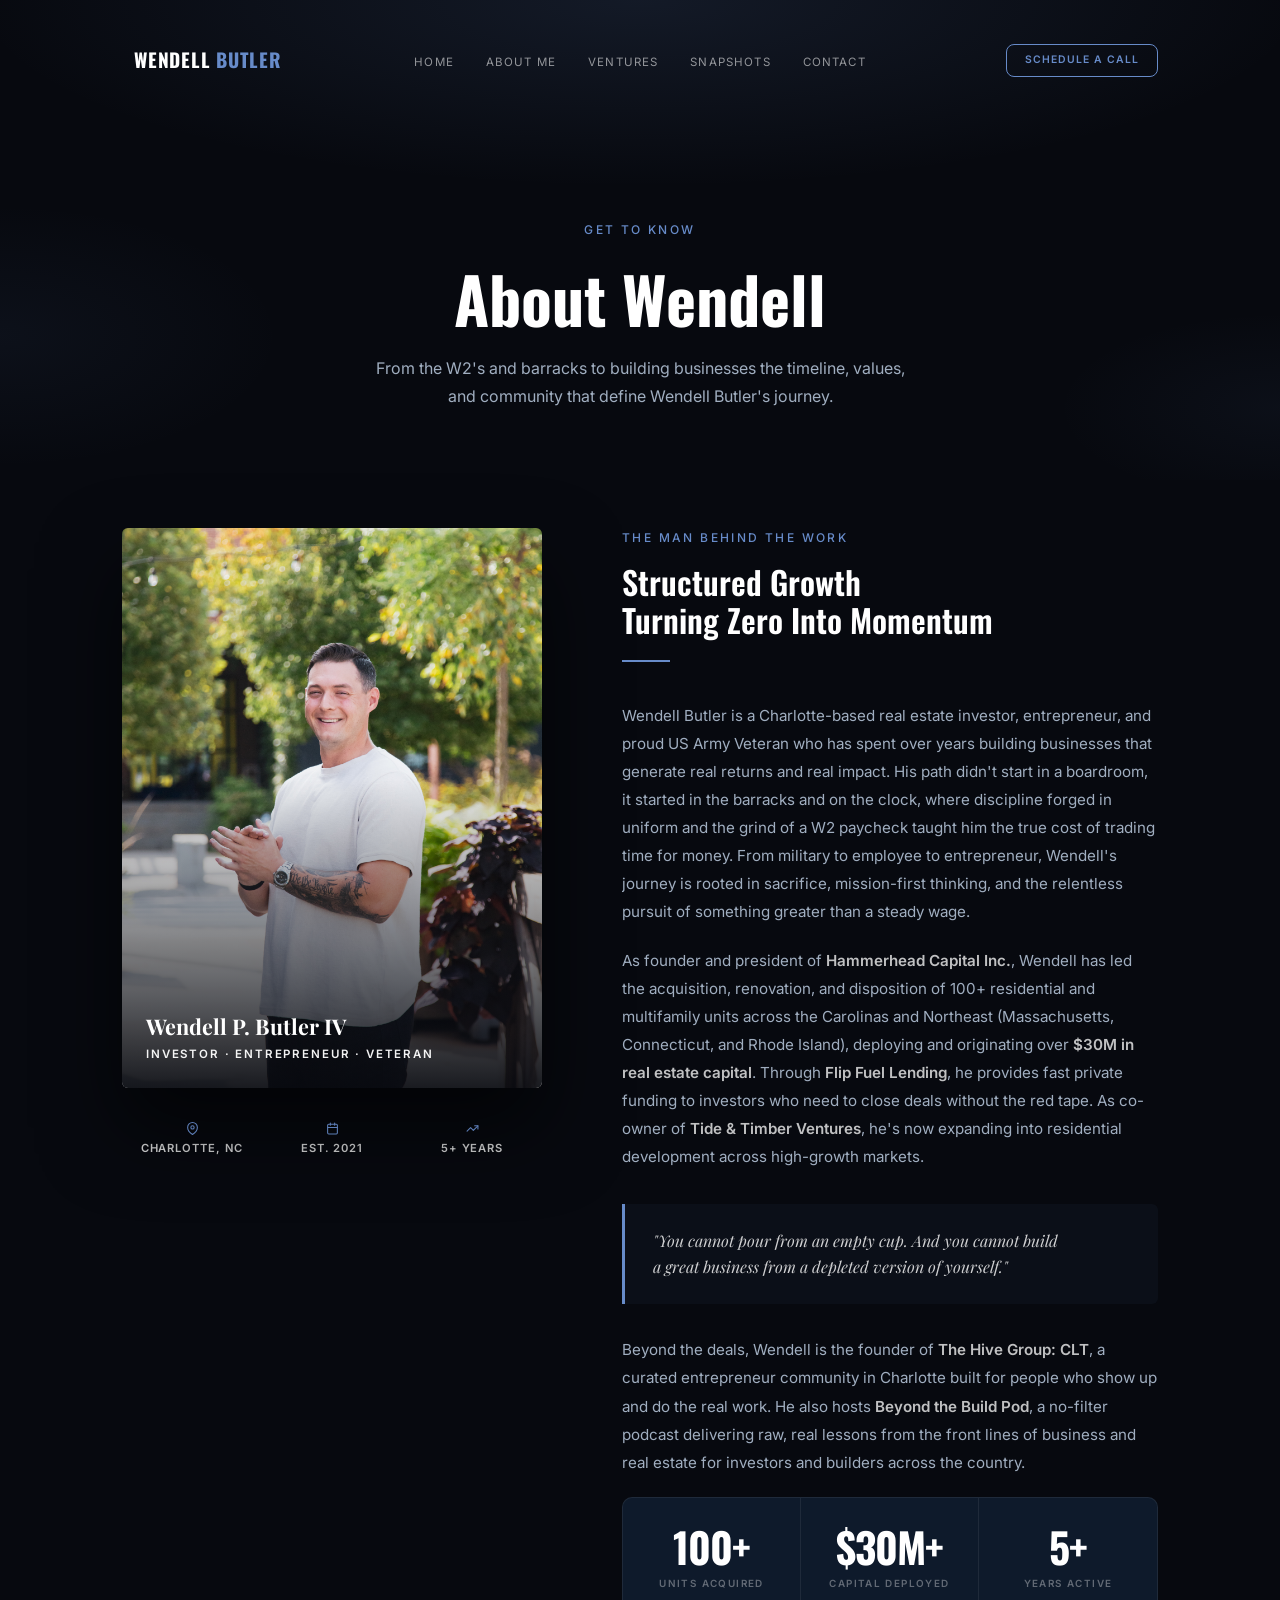
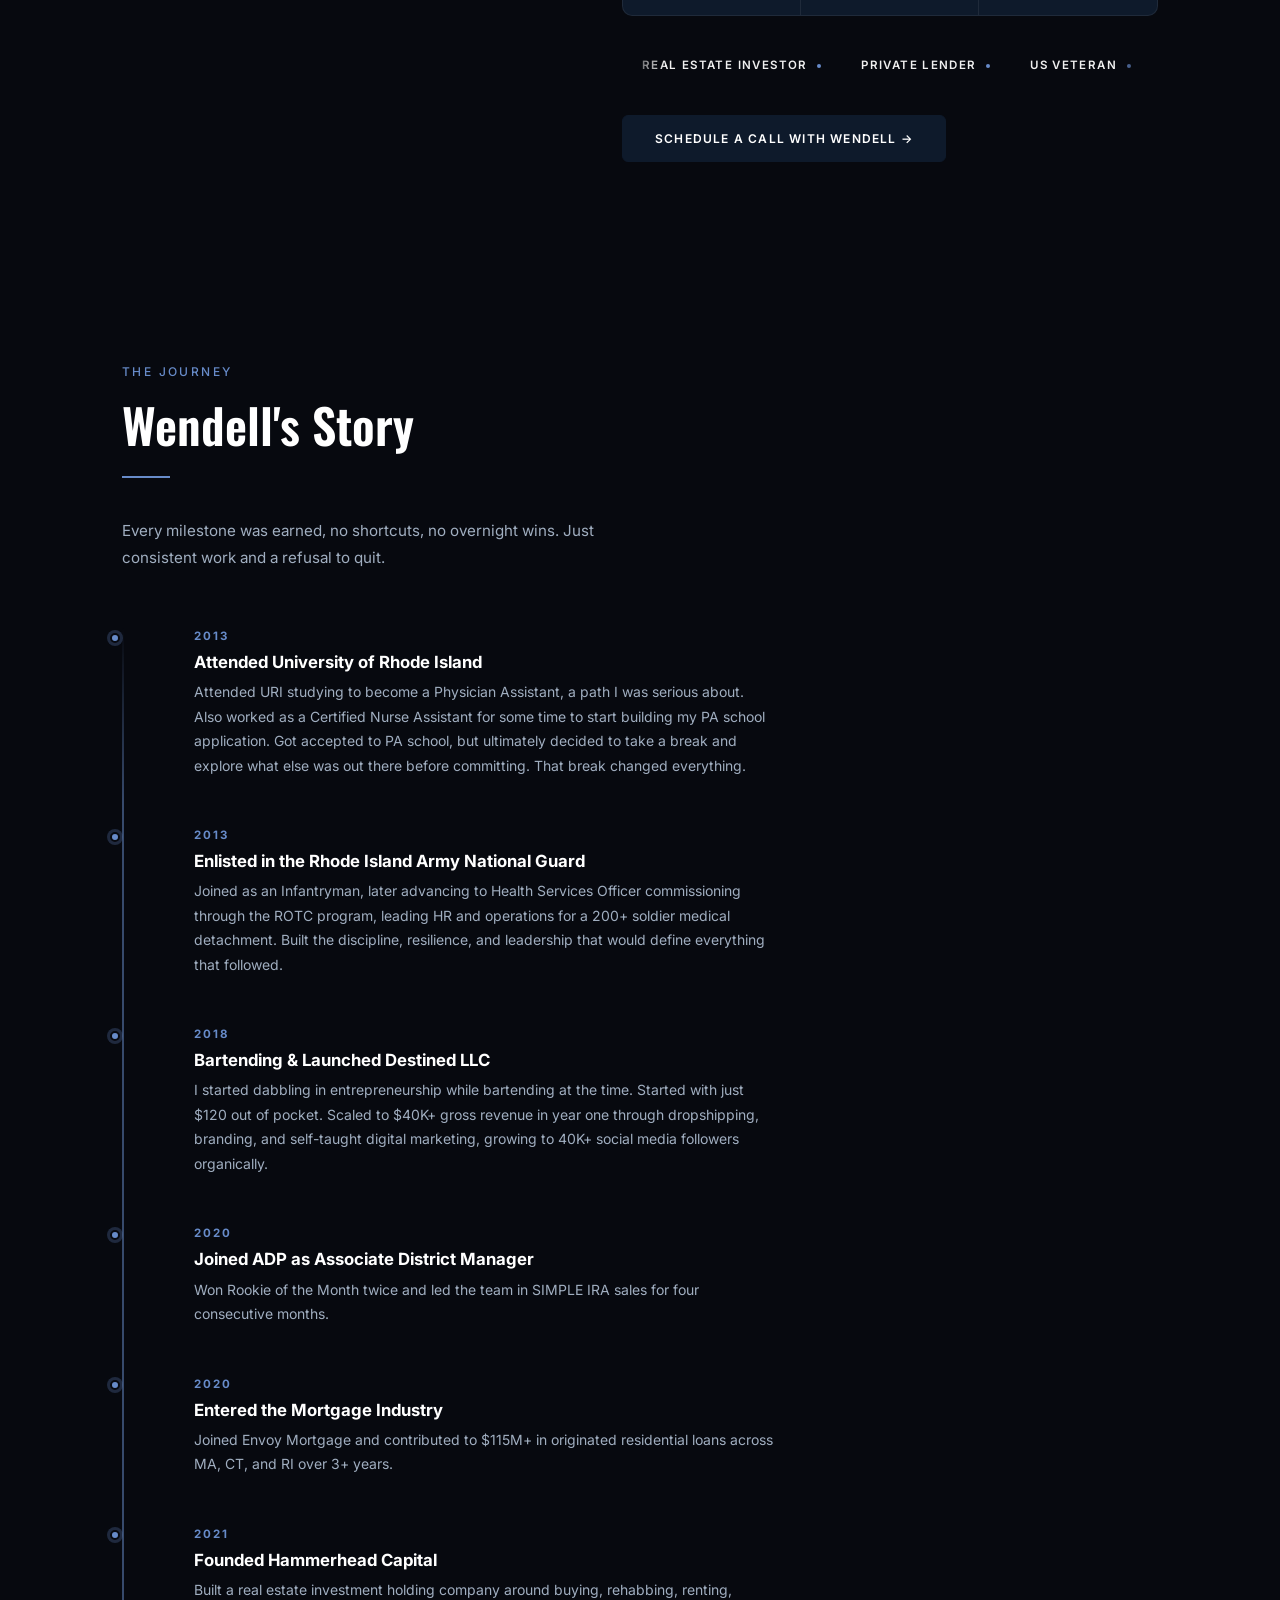
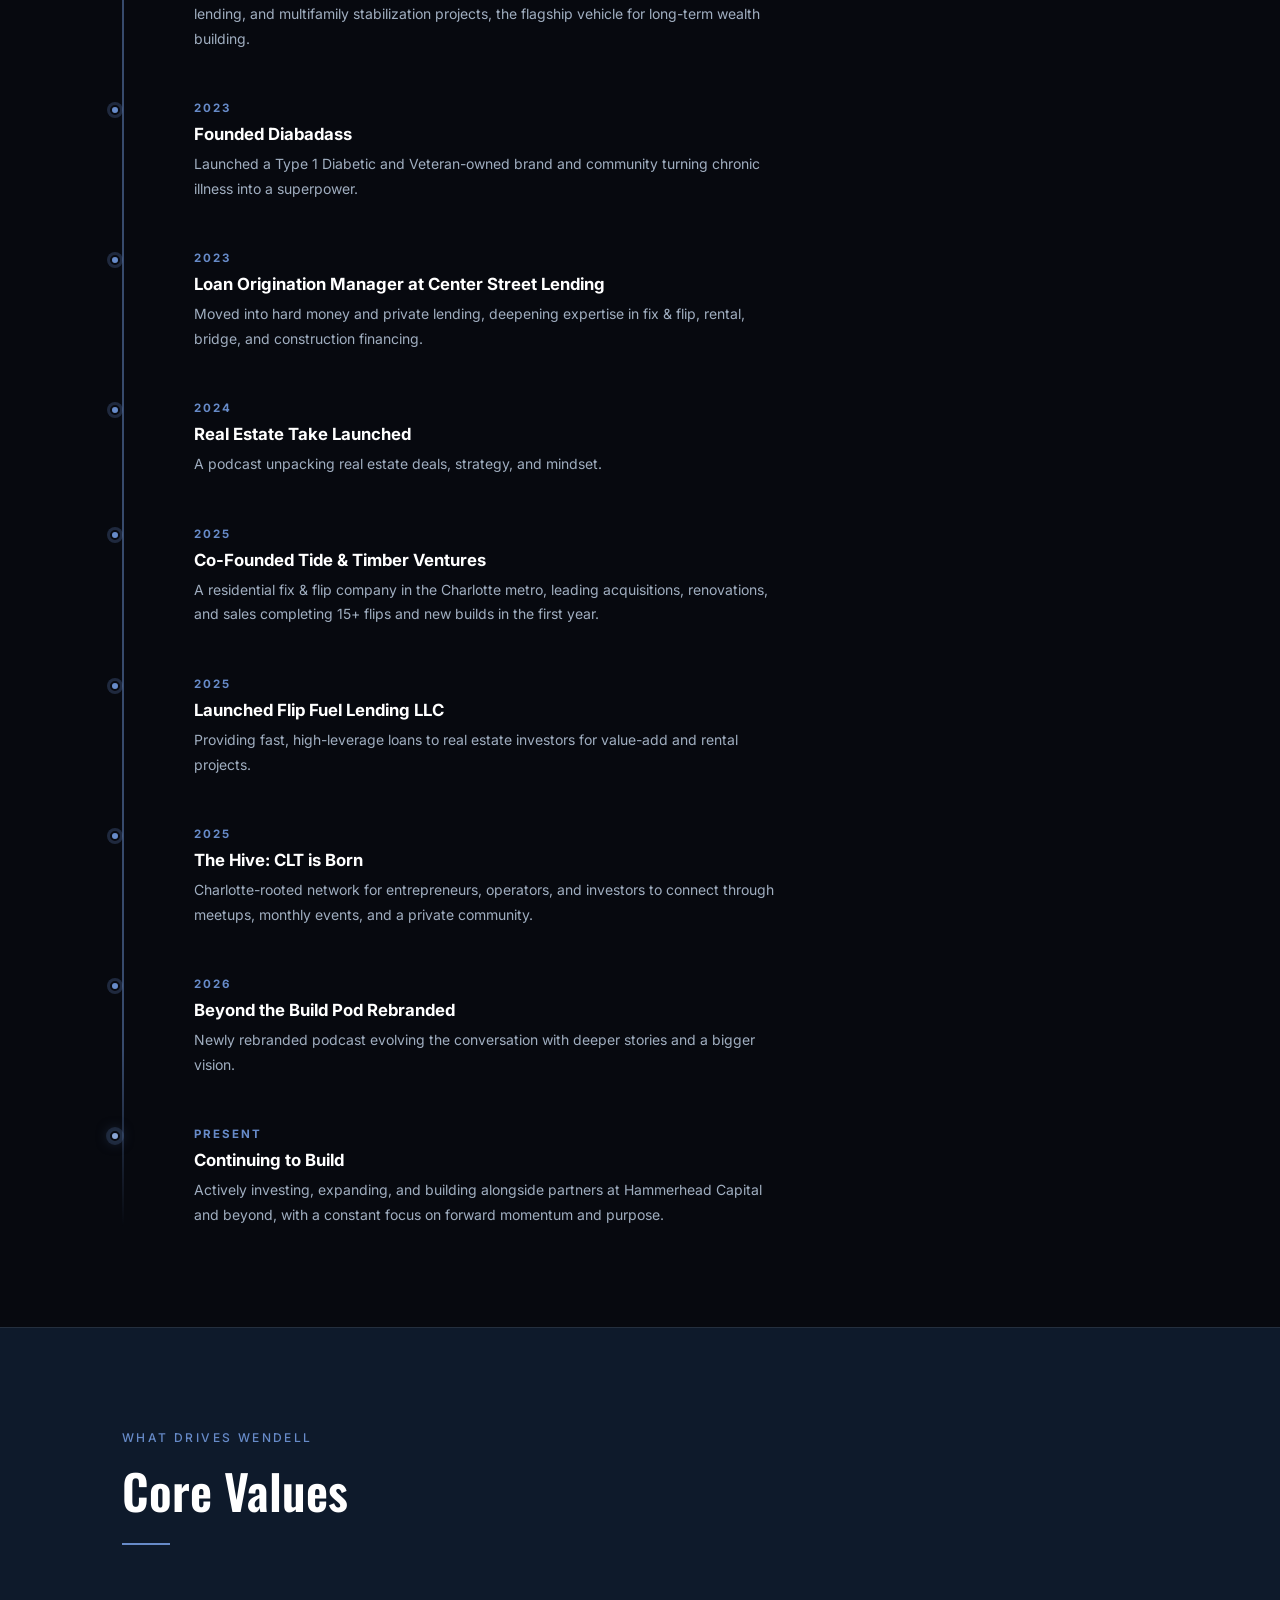
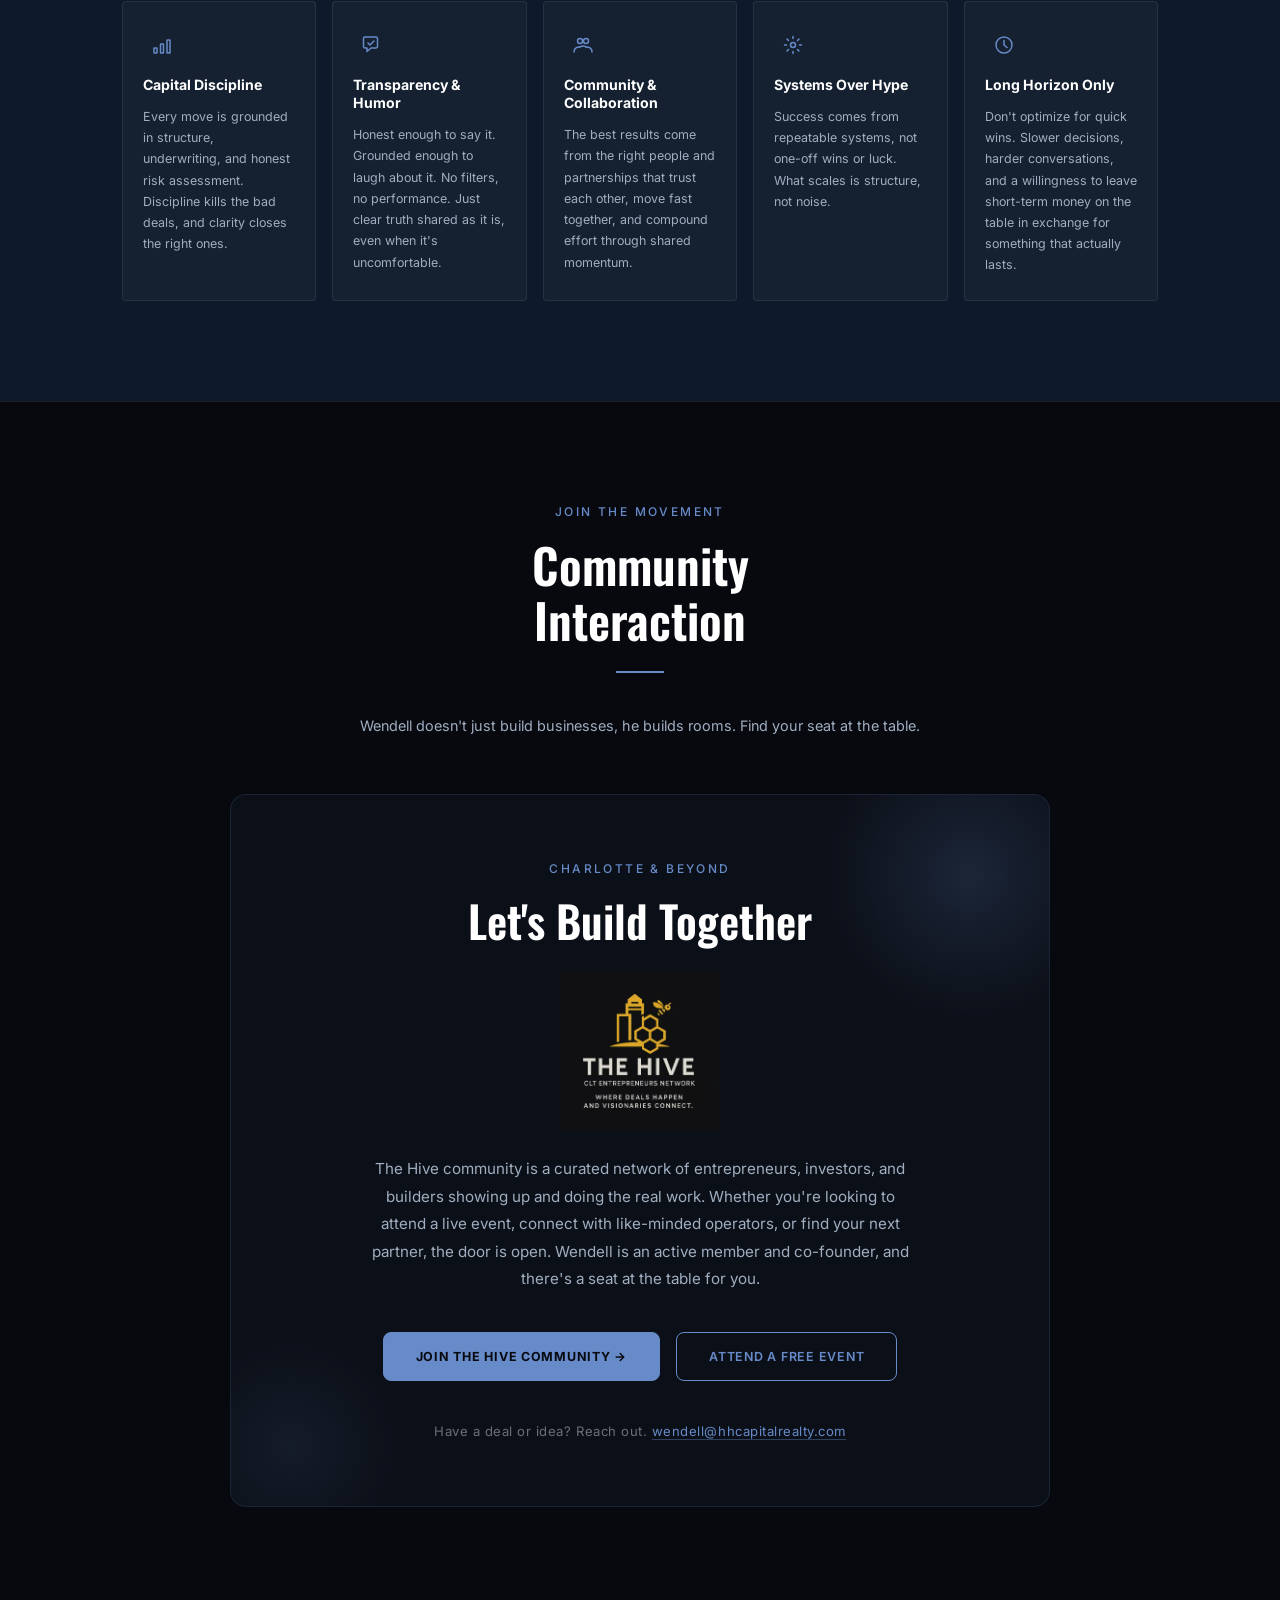
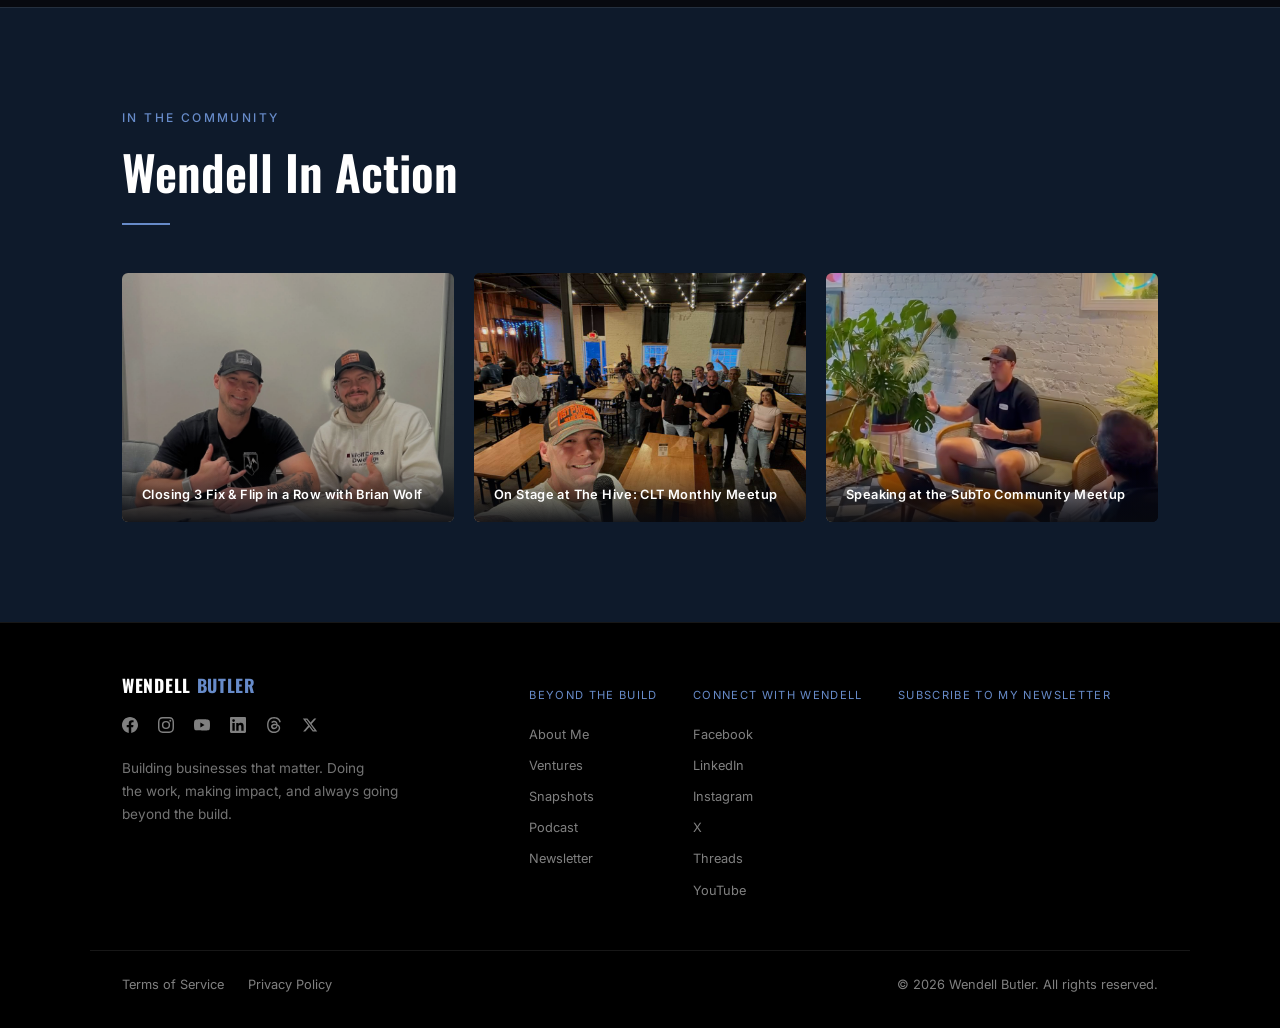
<file: about.html>
<!DOCTYPE html>
<html lang="en">
<head>
  <meta charset="UTF-8" />
  <meta name="viewport" content="width=device-width, initial-scale=1.0" />
  <title>About Wendell Butler — Investor, Entrepreneur & Veteran</title>
  <meta name="description" content="Learn the story behind Wendell Butler — from military service to building Hammerhead Capital, Flip Fuel Lending, and a thriving entrepreneur community in Charlotte." />

  <!-- Fonts -->
  <link rel="preconnect" href="https://fonts.googleapis.com" />
  <link rel="preconnect" href="https://fonts.gstatic.com" crossorigin />
  <link href="https://fonts.googleapis.com/css2?family=Inter:wght@400;500;600;700&family=Oswald:wght@400;500;600;700&family=Playfair+Display:wght@700&display=swap" rel="stylesheet" />
  <link rel="preload" href="smooth_fantasy (1)/Smooth Fantasy PersonalUseOnly.ttf" as="font" type="font/truetype" crossorigin="anonymous" />

  <link rel="stylesheet" href="style.css?v=206" />

  <style>
    /* ===== PAGE HERO (about-specific) ===== */
    .about-page-hero {
      padding: 220px 0 30px;
      background: #07090f;
      background-image:
        radial-gradient(ellipse 80% 60% at 50% 0%, rgba(103, 139, 201, 0.13) 0%, transparent 65%),
        radial-gradient(ellipse 40% 50% at 0% 70%, rgba(103, 139, 201, 0.06) 0%, transparent 55%),
        radial-gradient(ellipse 35% 40% at 100% 85%, rgba(103, 139, 201, 0.05) 0%, transparent 50%);
      text-align: center;
      position: relative;
      overflow: hidden;
    }

    .about-page-hero .breadcrumb {
      display: inline-flex;
      align-items: center;
      gap: 0.5rem;
      font-size: 0.72rem;
      letter-spacing: 0.14em;
      text-transform: uppercase;
      color: rgba(255, 255, 255, 0.35);
      margin-bottom: 2rem;
    }

    .about-page-hero .breadcrumb a {
      color: #678bc9;
      transition: opacity 0.2s ease;
    }

    .about-page-hero .breadcrumb a:hover {
      opacity: 0.75;
    }

    .about-page-hero .breadcrumb span {
      opacity: 0.4;
    }

    .about-page-hero-title {
      font-family: 'Playfair Display', serif;
      font-size: clamp(2.5rem, 5vw, 4rem);
      font-weight: 700;
      color: var(--text);
      line-height: 1.1;
      margin-bottom: 1.25rem;
    }

    .about-page-hero-sub {
      font-size: 1rem;
      color: var(--text-muted);
      max-width: 560px;
      margin: 0 auto;
      line-height: 1.75;
    }

    /* ===== PROFILE BIO SECTION ===== */
    .profile-section {
      padding: 0 0 100px;
      background: #07090f;
    }

    .profile-grid {
      display: grid;
      grid-template-columns: 420px 1fr;
      gap: 5rem;
      align-items: start;
    }

    /* Photo side */
    .profile-photo-wrap {
      position: sticky;
      top: 280px;
      bottom: 200px;
      margin-top: 3rem;
      align-self: start;
    }

    .profile-photo-frame {
      position: relative;
      border-radius: 6px;
      overflow: hidden;
      box-shadow: 0 40px 80px rgba(0, 0, 0, 0.6);
    }

    .profile-photo {
      width: 100%;
      display: block;
      aspect-ratio: 3 / 4;
      object-fit: cover;
      object-position: top center;
      filter: brightness(0.95) contrast(1.04);
    }

    /* Subtle gradient fade at the bottom of photo */
    .profile-photo-frame::after {
      content: '';
      position: absolute;
      bottom: 0;
      left: 0;
      right: 0;
      height: 55%;
      background: linear-gradient(to bottom, transparent, rgba(7, 9, 15, 0.92));
      pointer-events: none;
    }

    /* Name overlay at bottom of photo */
    .profile-photo-caption {
      position: absolute;
      bottom: 0;
      left: 0;
      right: 0;
      padding: 1.75rem 1.5rem 1.5rem;
      z-index: 2;
    }

    .profile-photo-caption-name {
      font-family: 'Playfair Display', serif;
      font-size: 1.35rem;
      font-weight: 700;
      color: #ffffff;
      line-height: 1.2;
      margin-bottom: 0.3rem;
    }

    .profile-photo-caption-role {
      font-size: 0.72rem;
      font-weight: 600;
      letter-spacing: 0.16em;
      text-transform: uppercase;
      color: rgba(255,255,255,0.95);
    }

    .profile-photo-frame::before {
      display: none;
    }

    /* Badge row under photo */
    .profile-badges {
      display: flex;
      gap: 0;
      margin-top: 1.25rem;
      border-top: none;
    }

    .profile-badge-pill {
      flex: 1;
      display: flex;
      flex-direction: column;
      align-items: center;
      gap: 0.3rem;
      padding: 0.9rem 0.5rem 0.75rem;
      font-size: 0.7rem;
      font-weight: 600;
      letter-spacing: 0.08em;
      text-transform: uppercase;
      color: rgba(255,255,255,0.85);
      border-right: none;
    }

    .profile-badge-pill:last-child {
      border-right: none;
    }

    .profile-badge-pill svg {
      opacity: 0.9;
    }

    /* Text side */
    .profile-text {
      padding-top: 3rem;
      min-width: 0;
      overflow: hidden;
    }

    .profile-heading {
      font-family: 'Playfair Display', serif;
      font-size: clamp(1.6rem, 2.5vw, 2.2rem);
      font-weight: 700;
      color: var(--text);
      line-height: 1.2;
      margin: 0.5rem 0 1.25rem;
    }

    .profile-heading span {
      color: #ffffff;
    }

    .profile-bio-para {
      font-size: 0.95rem;
      color: var(--text-muted);
      line-height: 1.85;
      margin-bottom: 1.25rem;
    }

    .profile-bio-para strong {
      color: rgba(255, 255, 255, 0.75);
      font-weight: 600;
    }

    /* Quote block */
    .profile-quote {
      margin: 2rem 0;
      padding: 1.5rem 1.75rem;
      border-left: 3px solid #678bc9;
      background: rgba(103, 139, 201, 0.05);
      border-radius: 0 6px 6px 0;
    }

    .profile-quote-text {
      font-family: 'Playfair Display', serif;
      font-size: 1rem;
      font-style: italic;
      color: rgba(255, 255, 255, 0.8);
      line-height: 1.65;
    }

    /* Tags — scrolling ticker */
    .profile-tags {
      overflow: hidden;
      width: 100%;
      max-width: 100%;
      margin: 2rem 0 2.5rem;
      mask-image: linear-gradient(to right, transparent 0%, black 8%, black 92%, transparent 100%);
      -webkit-mask-image: linear-gradient(to right, transparent 0%, black 8%, black 92%, transparent 100%);
    }

    .profile-tags-track {
      display: flex;
      width: max-content;
      animation: tagsTicker 18s linear infinite;
    }

    .profile-tags:hover .profile-tags-track {
      animation-play-state: paused;
    }

    @keyframes tagsTicker {
      0%   { transform: translateX(0); }
      100% { transform: translateX(-50%); }
    }

    .profile-tag {
      display: inline-flex;
      align-items: center;
      gap: 0.6rem;
      font-size: 0.72rem;
      font-weight: 600;
      letter-spacing: 0.12em;
      text-transform: uppercase;
      color: #f0f0f0;
      white-space: nowrap;
      padding: 0 1.25rem;
    }

    .profile-tag::after {
      content: '';
      display: inline-block;
      width: 4px;
      height: 4px;
      border-radius: 50%;
      background: #678bc9;
      flex-shrink: 0;
    }

    /* Stats strip */
    .profile-stats-row {
      display: grid;
      grid-template-columns: repeat(3, 1fr);
      gap: 0;
      margin-bottom: 2.5rem;
      border: 1px solid rgba(255,255,255,0.07);
      border-radius: 10px;
      overflow: hidden;
      background: #0e1a2b;
    }

    .profile-stat {
      position: relative;
      padding: 1.75rem 1rem 1.5rem;
      text-align: center;
      background: transparent;
      border-right: 1px solid rgba(255,255,255,0.07);
      transition: background 0.3s;
    }

    .profile-stat:last-child {
      border-right: none;
    }

    .profile-stat:hover {
      background: rgba(103,139,201,0.06);
    }

    .profile-stat::after {
      content: '';
      position: absolute;
      bottom: 0;
      left: 50%;
      transform: translateX(-50%) scaleX(0);
      width: 40%;
      height: 2px;
      background: #678bc9;
      border-radius: 2px;
      transition: transform 0.3s ease;
    }

    .profile-stat:hover::after {
      transform: translateX(-50%) scaleX(1);
    }

    .profile-stat-num {
      font-family: 'Oswald', sans-serif;
      font-size: 2.6rem;
      font-weight: 700;
      color: #ffffff;
      line-height: 1;
      margin-bottom: 0.5rem;
      letter-spacing: -0.02em;
    }

    .profile-stat-num span {
      color: #ffffff;
      font-size: 2.6rem;
    }

    .profile-stat-label {
      font-size: 0.62rem;
      font-weight: 600;
      letter-spacing: 0.14em;
      text-transform: uppercase;
      color: rgba(255, 255, 255, 0.35);
    }

    /* Responsive */
    @media (max-width: 1080px) {
      .profile-grid {
        grid-template-columns: 340px 1fr;
        gap: 3.5rem;
      }
    }

    @media (max-width: 820px) {
      .profile-grid {
        grid-template-columns: 1fr;
        gap: 3rem;
      }
      .profile-photo-wrap {
        position: static;
        max-width: 420px;
        margin: 0 auto;
      }
    }

    /* ===== TIMELINE ===== */
    .timeline-section {
      padding: 100px 0;
      background: var(--bg);
    }

    .timeline {
      position: relative;
      margin-top: 3.5rem;
      padding-left: 2rem;
    }

    /* Vertical line */
    .timeline::before {
      content: '';
      position: absolute;
      top: 0;
      left: 0;
      bottom: 0;
      width: 2px;
      background: linear-gradient(
        to bottom,
        transparent 0%,
        rgba(103, 139, 201, 0.5) 8%,
        rgba(103, 139, 201, 0.5) 92%,
        transparent 100%
      );
    }

    .timeline-item {
      position: relative;
      padding: 0 0 3rem 2.5rem;
    }

    .timeline-item:last-child { padding-bottom: 0; }

    /* Dot on the line */
    .timeline-item::before {
      content: '';
      position: absolute;
      left: -2.5rem;
      top: 0.35rem;
      width: 10px;
      height: 10px;
      border-radius: 50%;
      background: #678bc9;
      border: 2px solid #07090f;
      box-shadow: 0 0 0 3px rgba(103, 139, 201, 0.25);
      transform: translateX(calc(-5px + 1px));
    }

    /* Active/present item — glowing dot */
    .timeline-item.is-present::before {
      background: #89a5d4;
      box-shadow: 0 0 0 4px rgba(103, 139, 201, 0.2), 0 0 14px rgba(103, 139, 201, 0.5);
      animation: tl-pulse 2.4s ease-in-out infinite;
    }

    @keyframes tl-pulse {
      0%, 100% { box-shadow: 0 0 0 4px rgba(103, 139, 201, 0.2), 0 0 14px rgba(103, 139, 201, 0.5); }
      50%       { box-shadow: 0 0 0 6px rgba(103, 139, 201, 0.12), 0 0 24px rgba(103, 139, 201, 0.35); }
    }

    /* Hidden cols not needed in this style */
    .timeline-year-col,
    .timeline-dot-col { display: none; }

    .timeline-year {
      font-size: 0.72rem;
      font-weight: 700;
      letter-spacing: 0.18em;
      text-transform: uppercase;
      color: #678bc9;
      margin-bottom: 0.35rem;
      display: block;
    }

    .timeline-title {
      font-size: 1.05rem;
      font-weight: 700;
      color: var(--text);
      margin-bottom: 0.4rem;
      line-height: 1.35;
    }

    .timeline-desc {
      font-size: 0.875rem;
      color: var(--text-muted);
      line-height: 1.75;
      max-width: 580px;
    }

    /* ===== CORE VALUES ===== */
    .values-section {
      padding: 100px 0;
      background: #0e1a2b;
      border-top: 1px solid var(--border);
    }

    /* ===== CORE VALUES CARDS ===== */
    .values-grid {
      margin-top: 3.5rem;
      display: grid;
      grid-template-columns: repeat(5, 1fr);
      gap: 1rem;
    }

    .value-card {
      background: rgba(255, 255, 255, 0.03);
      border: 1px solid rgba(255, 255, 255, 0.08);
      border-radius: 4px;
      padding: 1.5rem 1.25rem;
      display: flex;
      flex-direction: column;
      gap: 0.75rem;
      transition: border-color 0.25s ease, background 0.25s ease, transform 0.25s ease;
      position: relative;
      overflow: hidden;
    }

    .value-card::before {
      content: '';
      position: absolute;
      top: 0;
      left: 0;
      right: 0;
      height: 2px;
      background: linear-gradient(90deg, transparent, rgba(103,139,201,0.5), transparent);
      opacity: 0;
      transition: opacity 0.3s ease;
    }

    .value-card:hover {
      border-color: rgba(103, 139, 201, 0.3);
      background: rgba(103, 139, 201, 0.04);
      transform: translateY(-3px);
    }

    .value-card:hover::before {
      opacity: 1;
    }

    .value-icon-box {
      width: 38px;
      height: 38px;
      display: flex;
      align-items: center;
      justify-content: center;
      font-size: 1rem;
      flex-shrink: 0;
    }

    .value-card-title {
      font-size: 0.88rem;
      font-weight: 700;
      color: var(--text);
      line-height: 1.3;
    }

    .value-card-desc {
      font-size: 0.78rem;
      color: var(--text-muted);
      line-height: 1.7;
      flex: 1;
    }

    @media (max-width: 980px) {
      .values-grid {
        grid-template-columns: repeat(3, 1fr);
      }
    }

    @media (max-width: 620px) {
      .values-grid {
        grid-template-columns: repeat(2, 1fr);
      }
    }

    @media (max-width: 400px) {
      .values-grid {
        grid-template-columns: 1fr;
      }
    }

    /* ===== COMMUNITY ===== */
    .community-section {
      padding: 100px 0;
      background: var(--bg);
      border-top: 1px solid var(--border);
    }

    .community-card {
      background: rgba(103, 139, 201, 0.05);
      border: 1px solid rgba(103, 139, 201, 0.18);
      border-radius: 16px;
      padding: 4rem 3.5rem;
      position: relative;
      overflow: hidden;
      max-width: 820px;
      margin: 3.5rem auto 0;
    }

    /* Blue glow accent */
    .community-card::before {
      content: '';
      position: absolute;
      top: -80px;
      right: -80px;
      width: 320px;
      height: 320px;
      border-radius: 50%;
      background: radial-gradient(circle, rgba(103, 139, 201, 0.18) 0%, transparent 65%);
      pointer-events: none;
    }

    .community-card::after {
      content: '';
      position: absolute;
      bottom: -60px;
      left: -60px;
      width: 240px;
      height: 240px;
      border-radius: 50%;
      background: radial-gradient(circle, rgba(103, 139, 201, 0.1) 0%, transparent 65%);
      pointer-events: none;
    }

    .community-card-inner {
      position: relative;
      z-index: 1;
      text-align: center;
    }

    .community-heading {
      font-family: 'Oswald', sans-serif;
      font-size: clamp(2rem, 4vw, 2.75rem);
      font-weight: 600;
      color: var(--text);
      margin: 0.75rem 0 1.25rem;
      line-height: 1.2;
    }

    .community-desc {
      font-size: 0.95rem;
      color: var(--text-muted);
      max-width: 540px;
      margin: 0 auto 2.5rem;
      line-height: 1.8;
    }

    .community-actions {
      display: flex;
      gap: 1rem;
      justify-content: center;
      flex-wrap: wrap;
      margin-bottom: 2.5rem;
    }

    .community-cta-inline {
      font-size: 0.82rem;
      color: rgba(255, 255, 255, 0.4);
      letter-spacing: 0.04em;
    }

    .community-cta-inline a {
      color: #678bc9;
      border-bottom: 1px solid rgba(103, 139, 201, 0.4);
      transition: color 0.2s ease, border-color 0.2s ease;
    }

    .community-cta-inline a:hover {
      color: #89a5d4;
      border-bottom-color: #89a5d4;
    }

    /* ===== RESPONSIVE ===== */
    @media (max-width: 900px) {
      .community-card {
        padding: 3rem 2rem;
      }
    }

    @media (max-width: 680px) {
      .timeline {
        padding-left: 1.25rem;
      }

      .timeline-item {
        padding-left: 1.75rem;
      }

      .timeline-item::before {
        left: -1.75rem;
        transform: translateX(calc(-5px + 1px));
      }

      .community-card {
        padding: 2.5rem 1.5rem;
      }

      .community-actions {
        flex-direction: column;
        align-items: center;
      }
    }
  </style>
</head>
<body>

  <!-- ===== NAV ===== -->
  <nav id="main-nav">
    <div class="container nav-inner">
      <a href="index.html" class="nav-logo">Wendell <span>Butler</span></a>

      <ul class="nav-links">
        <li><a href="index.html#hero">Home</a></li>
        <li><a href="about.html">About Me</a></li>
        <li><a href="ventures.html">Ventures</a></li>
        <li><a href="snapshots.html">Snapshots</a></li>
        <li><a href="contact.html">Contact</a></li>
      </ul>

      <div class="nav-cta-wrap">
        <a href="https://calendly.com/wendell-butler" target="_blank" class="nav-cta">Schedule a Call</a>
        <button class="nav-hamburger" id="hamburger" aria-label="Open menu">
          <span></span>
          <span></span>
          <span></span>
        </button>
      </div>
    </div>
  </nav>

  <!-- ===== MOBILE MENU ===== -->
  <div class="mobile-menu" id="mobile-menu">
    <button class="mobile-close" id="mobile-close" aria-label="Close menu">✕</button>
    <a href="about.html">About</a>
    <a href="snapshots.html">Snapshots</a>
    <a href="ventures.html">Ventures</a>
    <a href="contact.html">Contact</a>
  </div>

  <!-- ===== PAGE HERO ===== -->
  <div class="about-page-hero">
    <div class="container">
      <div class="reveal">
<p class="section-label" style="color:#678bc9;">Get to Know</p>
        <h1 class="about-page-hero-title" style="margin-top:1.5rem;color:#ffffff;font-family:'Oswald',sans-serif;font-weight:700;">About <span style="color:#ffffff;">Wendell</span></h1>
        <p class="about-page-hero-sub" style="margin-bottom:2.5rem;">From the W2's and barracks to building businesses the timeline, values, and community that define Wendell Butler's journey.</p>
      </div>
    </div>
  </div>

  <!-- ===================================================
       PROFILE BIO — Photo + Full Description
  ==================================================== -->
  <section class="profile-section">
    <div class="container">
      <div class="profile-grid">

        <!-- Photo Column -->
        <div class="profile-photo-wrap reveal">
          <div class="profile-photo-frame">
            <img src="Wendell profile.jpg" alt="Wendell Butler — Real Estate Investor & Entrepreneur" class="profile-photo" />
            <div class="profile-photo-caption">
              <p class="profile-photo-caption-name">Wendell P. Butler IV</p>
              <p class="profile-photo-caption-role">Investor · Entrepreneur · Veteran</p>
            </div>
          </div>
          <div class="profile-badges">
            <span class="profile-badge-pill">
              <svg width="13" height="13" viewBox="0 0 24 24" fill="none" stroke="#678bc9" stroke-width="2" stroke-linecap="round" stroke-linejoin="round"><path d="M21 10c0 7-9 13-9 13S3 17 3 10a9 9 0 0118 0z"/><circle cx="12" cy="10" r="3"/></svg>
              Charlotte, NC
            </span>
            <span class="profile-badge-pill">
              <svg width="13" height="13" viewBox="0 0 24 24" fill="none" stroke="#678bc9" stroke-width="2" stroke-linecap="round" stroke-linejoin="round"><rect x="3" y="4" width="18" height="18" rx="2"/><line x1="16" y1="2" x2="16" y2="6"/><line x1="8" y1="2" x2="8" y2="6"/><line x1="3" y1="10" x2="21" y2="10"/></svg>
              Est. 2021
            </span>
            <span class="profile-badge-pill">
              <svg width="13" height="13" viewBox="0 0 24 24" fill="none" stroke="#678bc9" stroke-width="2" stroke-linecap="round" stroke-linejoin="round"><polyline points="22 7 13.5 15.5 8.5 10.5 2 17"/><polyline points="16 7 22 7 22 13"/></svg>
              5+ Years
            </span>
          </div>
        </div>

        <!-- Text Column -->
        <div class="profile-text reveal">
          <p class="section-label" style="color:#678bc9;">The Man Behind the Work</p>
          <h2 class="profile-heading" style="font-family:'Oswald',sans-serif;font-weight:600;">Structured Growth<br><span>Turning Zero Into Momentum</span></h2>
          <div class="divider"></div>

          <p class="profile-bio-para">
            Wendell Butler is a Charlotte-based real estate investor, entrepreneur, and proud US Army Veteran who has spent over years building businesses that generate real returns and real impact. His path didn't start in a boardroom, it started in the barracks and on the clock, where discipline forged in uniform and the grind of a W2 paycheck taught him the true cost of trading time for money. From military to employee to entrepreneur, Wendell's journey is rooted in sacrifice, mission-first thinking, and the relentless pursuit of something greater than a steady wage.
          </p>

          <p class="profile-bio-para">
            As founder and president of <strong>Hammerhead Capital Inc.</strong>, Wendell has led the acquisition, renovation, and disposition of 100+ residential and multifamily units across the Carolinas and Northeast (Massachusetts, Connecticut, and Rhode Island), deploying and originating over <strong>$30M in real estate capital</strong>. Through <strong>Flip Fuel Lending</strong>, he provides fast private funding to investors who need to close deals without the red tape. As co-owner of <strong>Tide &amp; Timber Ventures</strong>, he's now expanding into residential development across high-growth markets.
          </p>

          <div class="profile-quote">
            <p class="profile-quote-text">"You cannot pour from an empty cup. And you cannot build<br>a great business from a depleted version of yourself."</p>
          </div>

          <p class="profile-bio-para">
            Beyond the deals, Wendell is the founder of <strong>The Hive Group: CLT</strong>, a curated entrepreneur community in Charlotte built for people who show up and do the real work. He also hosts <strong>Beyond the Build Pod</strong>, a no-filter podcast delivering raw, real lessons from the front lines of business and real estate for investors and builders across the country.
          </p>

          <!-- Stats Row -->
          <div class="profile-stats-row">
            <div class="profile-stat">
              <div class="profile-stat-num">100<span>+</span></div>
              <div class="profile-stat-label">Units Acquired</div>
            </div>
            <div class="profile-stat">
              <div class="profile-stat-num">$30<span>M+</span></div>
              <div class="profile-stat-label">Capital Deployed</div>
            </div>
            <div class="profile-stat">
              <div class="profile-stat-num">5<span>+</span></div>
              <div class="profile-stat-label">Years Active</div>
            </div>
          </div>

          <!-- Tags -->
          <div class="profile-tags">
            <div class="profile-tags-track">
              <span class="profile-tag">Real Estate Investor</span>
              <span class="profile-tag">Private Lender</span>
              <span class="profile-tag">US Veteran</span>
              <span class="profile-tag">Podcast Host</span>
              <span class="profile-tag">Community Builder</span>
              <span class="profile-tag">Entrepreneur</span>
              <span class="profile-tag">Business Owner</span>
              <span class="profile-tag">Real Estate Investor</span>
              <span class="profile-tag">Private Lender</span>
              <span class="profile-tag">US Veteran</span>
              <span class="profile-tag">Podcast Host</span>
              <span class="profile-tag">Community Builder</span>
              <span class="profile-tag">Entrepreneur</span>
              <span class="profile-tag">Business Owner</span>
            </div>
          </div>

          <a href="https://calendly.com/wendell-butler" target="_blank" rel="noopener"
            style="display:inline-block;font-size:0.75rem;font-weight:600;letter-spacing:0.1em;text-transform:uppercase;padding:0.8rem 2rem;border:1.5px solid #0e1a2b;border-radius:6px;color:#ffffff;text-decoration:none;background:#0e1a2b;transition:background 0.25s,color 0.25s;" onmouseover="this.style.background='#142338'" onmouseout="this.style.background='#0e1a2b'">
            Schedule a Call with Wendell →
          </a>
        </div>

      </div>
    </div>
  </section>

  <!-- ===================================================
       SECTION 1 — STORY TIMELINE
  ==================================================== -->
  <section class="timeline-section">
    <div class="container">
      <div class="reveal">
        <p class="section-label" style="color:#678bc9;">The Journey</p>
        <h2 class="section-title" style="font-family:'Oswald',sans-serif;font-weight:600;">Wendell's Story</h2>
        <div class="divider"></div>
        <p style="color:var(--text-muted);max-width:520px;font-size:0.95rem;line-height:1.75;margin-bottom:0;">
          Every milestone was earned, no shortcuts, no overnight wins. Just consistent work and a refusal to quit.
        </p>
      </div>

      <div class="timeline stagger-parent">

        <div class="timeline-item reveal">
          <span class="timeline-year">2013</span>
          <h3 class="timeline-title">Attended University of Rhode Island</h3>
          <p class="timeline-desc">Attended URI studying to become a Physician Assistant, a path I was serious about. Also worked as a Certified Nurse Assistant for some time to start building my PA school application. Got accepted to PA school, but ultimately decided to take a break and explore what else was out there before committing. That break changed everything.</p>
        </div>

        <div class="timeline-item reveal">
          <span class="timeline-year">2013</span>
          <h3 class="timeline-title">Enlisted in the Rhode Island Army National Guard</h3>
          <p class="timeline-desc">Joined as an Infantryman, later advancing to Health Services Officer commissioning through the ROTC program, leading HR and operations for a 200+ soldier medical detachment. Built the discipline, resilience, and leadership that would define everything that followed.</p>
        </div>

        <div class="timeline-item reveal">
          <span class="timeline-year">2018</span>
          <h3 class="timeline-title">Bartending & Launched Destined LLC</h3>
          <p class="timeline-desc">I started dabbling in entrepreneurship while bartending at the time. Started with just $120 out of pocket. Scaled to $40K+ gross revenue in year one through dropshipping, branding, and self-taught digital marketing, growing to 40K+ social media followers organically.</p>
        </div>

        <div class="timeline-item reveal">
          <span class="timeline-year">2020</span>
          <h3 class="timeline-title">Joined ADP as Associate District Manager</h3>
          <p class="timeline-desc">Won Rookie of the Month twice and led the team in SIMPLE IRA sales for four consecutive months.</p>
        </div>

        <div class="timeline-item reveal">
          <span class="timeline-year">2020</span>
          <h3 class="timeline-title">Entered the Mortgage Industry</h3>
          <p class="timeline-desc">Joined Envoy Mortgage and contributed to $115M+ in originated residential loans across MA, CT, and RI over 3+ years.</p>
        </div>

        <div class="timeline-item reveal">
          <span class="timeline-year">2021</span>
          <h3 class="timeline-title">Founded Hammerhead Capital</h3>
          <p class="timeline-desc">Built a real estate investment holding company around buying, rehabbing, renting, lending, and multifamily stabilization projects, the flagship vehicle for long-term wealth building.</p>
        </div>

        <div class="timeline-item reveal">
          <span class="timeline-year">2023</span>
          <h3 class="timeline-title">Founded Diabadass</h3>
          <p class="timeline-desc">Launched a Type 1 Diabetic and Veteran-owned brand and community turning chronic illness into a superpower.</p>
        </div>

        <div class="timeline-item reveal">
          <span class="timeline-year">2023</span>
          <h3 class="timeline-title">Loan Origination Manager at Center Street Lending</h3>
          <p class="timeline-desc">Moved into hard money and private lending, deepening expertise in fix &amp; flip, rental, bridge, and construction financing.</p>
        </div>

        <div class="timeline-item reveal">
          <span class="timeline-year">2024</span>
          <h3 class="timeline-title">Real Estate Take Launched</h3>
          <p class="timeline-desc">A podcast unpacking real estate deals, strategy, and mindset.</p>
        </div>

        <div class="timeline-item reveal">
          <span class="timeline-year">2025</span>
          <h3 class="timeline-title">Co-Founded Tide &amp; Timber Ventures</h3>
          <p class="timeline-desc">A residential fix &amp; flip company in the Charlotte metro, leading acquisitions, renovations, and sales completing 15+ flips and new builds in the first year.</p>
        </div>

        <div class="timeline-item reveal">
          <span class="timeline-year">2025</span>
          <h3 class="timeline-title">Launched Flip Fuel Lending LLC</h3>
          <p class="timeline-desc">Providing fast, high-leverage loans to real estate investors for value-add and rental projects.</p>
        </div>

        <div class="timeline-item reveal">
          <span class="timeline-year">2025</span>
          <h3 class="timeline-title">The Hive: CLT is Born</h3>
          <p class="timeline-desc">Charlotte-rooted network for entrepreneurs, operators, and investors to connect through meetups, monthly events, and a private community.</p>
        </div>

        <div class="timeline-item reveal">
          <span class="timeline-year">2026</span>
          <h3 class="timeline-title">Beyond the Build Pod Rebranded</h3>
          <p class="timeline-desc">Newly rebranded podcast evolving the conversation with deeper stories and a bigger vision.</p>
        </div>

        <div class="timeline-item is-present reveal">
          <span class="timeline-year">Present</span>
          <h3 class="timeline-title">Continuing to Build</h3>
          <p class="timeline-desc">Actively investing, expanding, and building alongside partners at Hammerhead Capital and beyond, with a constant focus on forward momentum and purpose.</p>
        </div>

      </div>
    </div>
  </section>

  <!-- ===================================================
       SECTION 2 — CORE VALUES
  ==================================================== -->
  <section class="values-section">
    <div class="container">
      <div class="reveal">
        <p class="section-label" style="color:#678bc9;">What Drives Wendell</p>
        <h2 class="section-title" style="font-family:'Oswald',sans-serif;font-weight:600;">Core Values</h2>
        <div class="divider"></div>
      </div>

      <div class="values-grid stagger-parent">

        <div class="value-card reveal">
          <div class="value-icon-box">
            <svg width="20" height="20" viewBox="0 0 20 20" fill="none" xmlns="http://www.w3.org/2000/svg" stroke="#678bc9" stroke-width="1.5" stroke-linecap="round" stroke-linejoin="round">
              <rect x="2" y="13" width="3" height="5" rx="0.5"/>
              <rect x="8.5" y="9" width="3" height="9" rx="0.5"/>
              <rect x="15" y="5" width="3" height="13" rx="0.5"/>
            </svg>
          </div>
          <h3 class="value-card-title">Capital Discipline</h3>
          <p class="value-card-desc">Every move is grounded in structure, underwriting, and honest risk assessment. Discipline kills the bad deals, and clarity closes the right ones.</p>
        </div>

        <div class="value-card reveal">
          <div class="value-icon-box">
            <svg width="20" height="20" viewBox="0 0 20 20" fill="none" xmlns="http://www.w3.org/2000/svg" stroke="#678bc9" stroke-width="1.5" stroke-linecap="round" stroke-linejoin="round">
              <path d="M3 2h11a1.5 1.5 0 0 1 1.5 1.5v8A1.5 1.5 0 0 1 14 13H9l-4 3.5V13H3A1.5 1.5 0 0 1 1.5 11.5v-8A1.5 1.5 0 0 1 3 2Z"/>
              <polyline points="6,8 8,10 12,6"/>
            </svg>
          </div>
          <h3 class="value-card-title">Transparency & Humor</h3>
          <p class="value-card-desc">Honest enough to say it. Grounded enough to laugh about it. No filters, no performance. Just clear truth shared as it is, even when it's uncomfortable.</p>
        </div>

        <div class="value-card reveal">
          <div class="value-icon-box">
            <svg width="20" height="20" viewBox="0 0 20 20" fill="none" xmlns="http://www.w3.org/2000/svg" stroke="#678bc9" stroke-width="1.5" stroke-linecap="round" stroke-linejoin="round">
              <circle cx="7" cy="6" r="2.5"/>
              <circle cx="13" cy="6" r="2.5"/>
              <path d="M1 17c0-3.314 2.686-5 6-5"/>
              <path d="M19 17c0-3.314-2.686-5-6-5"/>
              <path d="M7 12c0 0 1.5-1 3-1s3 1 3 1"/>
            </svg>
          </div>
          <h3 class="value-card-title">Community & Collaboration</h3>
          <p class="value-card-desc">The best results come from the right people and partnerships that trust each other, move fast together, and compound effort through shared momentum.</p>
        </div>

        <div class="value-card reveal">
          <div class="value-icon-box">
            <svg width="20" height="20" viewBox="0 0 20 20" fill="none" xmlns="http://www.w3.org/2000/svg" stroke="#678bc9" stroke-width="1.5" stroke-linecap="round" stroke-linejoin="round">
              <circle cx="10" cy="10" r="2.5"/>
              <path d="M10 1.5v2M10 16.5v2M1.5 10h2M16.5 10h2M4.1 4.1l1.42 1.42M14.48 14.48l1.42 1.42M15.9 4.1l-1.42 1.42M5.52 14.48l-1.42 1.42"/>
            </svg>
          </div>
          <h3 class="value-card-title">Systems Over Hype</h3>
          <p class="value-card-desc">Success comes from repeatable systems, not one-off wins or luck. What scales is structure, not noise.</p>
        </div>

        <div class="value-card reveal">
          <div class="value-icon-box">
            <svg width="20" height="20" viewBox="0 0 20 20" fill="none" xmlns="http://www.w3.org/2000/svg" stroke="#678bc9" stroke-width="1.5" stroke-linecap="round" stroke-linejoin="round">
              <circle cx="10" cy="10" r="8"/>
              <polyline points="10,5.5 10,10 13,12.5"/>
            </svg>
          </div>
          <h3 class="value-card-title">Long Horizon Only</h3>
          <p class="value-card-desc">Don't optimize for quick wins. Slower decisions, harder conversations, and a willingness to leave short-term money on the table in exchange for something that actually lasts.</p>
        </div>

      </div>
    </div>
  </section>

  <!-- ===================================================
       SECTION 3 — COMMUNITY INTERACTION
  ==================================================== -->
  <section class="community-section">
    <div class="container">
      <div class="reveal" style="text-align:center;max-width:560px;margin:0 auto;">
        <p class="section-label" style="color:#678bc9;">Join the Movement</p>
        <h2 class="section-title" style="font-family:'Oswald',sans-serif;font-weight:600;">Community<br />Interaction</h2>
        <div class="divider" style="margin-left:auto;margin-right:auto;"></div>
        <p style="color:var(--text-muted);font-size:0.9rem;line-height:1.75;white-space:nowrap;">
          Wendell doesn't just build businesses, he builds rooms. Find your seat at the table.
        </p>
      </div>

      <div class="community-card reveal">
        <div class="community-card-inner">
          <p class="section-label" style="color:#678bc9;">Charlotte &amp; Beyond</p>
          <h3 class="community-heading">Let's Build Together</h3>
          <img src="The Hive.avif" alt="The Hive" style="width:160px;height:160px;object-fit:contain;opacity:0.9;display:block;margin:1.5rem auto;" />
          <p class="community-desc">
            The Hive community is a curated network of entrepreneurs, investors, and builders showing up and doing the real work.
            Whether you're looking to attend a live event, connect with like-minded operators, or find your next partner, the door is open.
            Wendell is an active member and co-founder, and there's a seat at the table for you.
          </p>

          <div class="community-actions">
            <a
              href="https://jointhehive.co/"
              target="_blank"
              rel="noopener"
              class="btn-primary hive-btn-primary"
              style="font-size:0.78rem;padding:0.85rem 2rem;letter-spacing:0.06em;text-transform:uppercase;"
            >Join the Hive Community →</a>

            <a
              href="https://www.meetup.com/the-hive-clt-entrepreneurs-network/"
              target="_blank"
              rel="noopener"
              class="btn-secondary hive-btn-secondary"
              style="font-size:0.78rem;padding:0.85rem 2rem;letter-spacing:0.06em;text-transform:uppercase;border-color:#678bc9;color:#678bc9;"
            >Attend a Free Event</a>
          </div>

          <p class="community-cta-inline">
            Have a deal or idea? Reach out. <a href="mailto:wendell@hhcapitalrealty.com">wendell@hhcapitalrealty.com</a>
          </p>
        </div>
      </div>
    </div>
  </section>

  <!-- ===== IN THE COMMUNITY ===== -->
  <section style="padding: 100px 0; background: #0e1a2b; border-top: 1px solid var(--border);">
    <div class="container">
      <div class="reveal" style="margin-bottom: 3rem;">
        <p class="section-label" style="color:#678bc9;">In the Community</p>
        <h2 class="section-title" style="font-family:'Oswald',sans-serif;font-weight:600;color:#ffffff;">Wendell <span style="color:#ffffff;">In Action</span></h2>
        <div class="divider"></div>
      </div>

      <div class="reveal" style="display:grid; grid-template-columns: repeat(3,1fr); gap: 1.25rem;">

        <div style="position:relative; border-radius:6px; overflow:hidden; aspect-ratio:4/3; background:#0d1018;">
          <img src="community in action 2.JPG" alt="Wendell Butler in the community"
            style="width:100%; height:100%; object-fit:cover; object-position:center top; display:block; filter:brightness(0.88); transition:transform 0.4s ease, filter 0.4s ease;"
            onmouseover="this.style.transform='scale(1.04)';this.style.filter='brightness(1)'"
            onmouseout="this.style.transform='scale(1)';this.style.filter='brightness(0.88)'"
          />
          <div style="position:absolute;bottom:0;left:0;right:0;padding:1.25rem 1.25rem 1rem;background:linear-gradient(to top,rgba(7,9,15,0.9) 0%,transparent 100%);">
            <p style="font-size:0.8rem;font-weight:600;color:#ffffff;margin:0;letter-spacing:0.03em;">Closing 3 Fix & Flip in a Row with Brian Wolf</p>
          </div>
        </div>

        <div style="position:relative; border-radius:6px; overflow:hidden; aspect-ratio:4/3; background:#0d1018;">
          <img src="in action 1.jpeg" alt="Wendell Butler in the community"
            style="width:100%; height:100%; object-fit:cover; object-position:center 30%; display:block; filter:brightness(0.88); transition:transform 0.4s ease, filter 0.4s ease;"
            onmouseover="this.style.transform='scale(1.04)';this.style.filter='brightness(1)'"
            onmouseout="this.style.transform='scale(1)';this.style.filter='brightness(0.88)'"
          />
          <div style="position:absolute;bottom:0;left:0;right:0;padding:1.25rem 1.25rem 1rem;background:linear-gradient(to top,rgba(7,9,15,0.9) 0%,transparent 100%);">
            <p style="font-size:0.8rem;font-weight:600;color:#ffffff;margin:0;letter-spacing:0.03em;">On Stage at The Hive: CLT Monthly Meetup</p>
          </div>
        </div>

        <div style="position:relative; border-radius:6px; overflow:hidden; aspect-ratio:4/3; background:#0d1018;">
          <img src="Charlotte 1.png" alt="Wendell Butler in the community"
            style="width:100%; height:100%; object-fit:cover; object-position:center 90%; display:block; filter:brightness(0.88); transition:transform 0.4s ease, filter 0.4s ease;"
            onmouseover="this.style.transform='scale(1.04)';this.style.filter='brightness(1)'"
            onmouseout="this.style.transform='scale(1)';this.style.filter='brightness(0.88)'"
          />
          <div style="position:absolute;bottom:0;left:0;right:0;padding:1.25rem 1.25rem 1rem;background:linear-gradient(to top,rgba(7,9,15,0.9) 0%,transparent 100%);">
            <p style="font-size:0.8rem;font-weight:600;color:#ffffff;margin:0;letter-spacing:0.03em;">Speaking at the SubTo Community Meetup</p>
          </div>
        </div>


      </div>
    </div>
  </section>

  <!-- ===== FOOTER ===== -->
  <footer>
    <div class="container footer-top">
      <div class="footer-brand">
        <div class="footer-logo">Wendell <span>Butler</span></div>
        <div class="footer-social-icons" style="margin-top:1rem;">
          <a href="https://www.facebook.com/wendellpbutleriv" target="_blank" class="footer-icon" aria-label="Facebook">
            <svg width="16" height="16" viewBox="0 0 24 24" fill="currentColor"><path d="M24 12.073c0-6.627-5.373-12-12-12s-12 5.373-12 12c0 5.99 4.388 10.954 10.125 11.854v-8.385H7.078v-3.47h3.047V9.43c0-3.007 1.792-4.669 4.533-4.669 1.312 0 2.686.235 2.686.235v2.953H15.83c-1.491 0-1.956.925-1.956 1.874v2.25h3.328l-.532 3.47h-2.796v8.385C19.612 23.027 24 18.062 24 12.073z"/></svg>
          </a>
          <a href="https://www.instagram.com/wendellpbutleriv/" target="_blank" class="footer-icon" aria-label="Instagram">
            <svg width="16" height="16" viewBox="0 0 24 24" fill="currentColor"><path d="M12 2.163c3.204 0 3.584.012 4.85.07 3.252.148 4.771 1.691 4.919 4.919.058 1.265.069 1.645.069 4.849 0 3.205-.012 3.584-.069 4.849-.149 3.225-1.664 4.771-4.919 4.919-1.266.058-1.644.07-4.85.07-3.204 0-3.584-.012-4.849-.07-3.26-.149-4.771-1.699-4.919-4.92-.058-1.265-.07-1.644-.07-4.849 0-3.204.013-3.583.07-4.849.149-3.227 1.664-4.771 4.919-4.919 1.266-.057 1.645-.069 4.849-.069zM12 0C8.741 0 8.333.014 7.053.072 2.695.272.273 2.69.073 7.052.014 8.333 0 8.741 0 12c0 3.259.014 3.668.072 4.948.2 4.358 2.618 6.78 6.98 6.98C8.333 23.986 8.741 24 12 24c3.259 0 3.668-.014 4.948-.072 4.354-.2 6.782-2.618 6.979-6.98.059-1.28.073-1.689.073-4.948 0-3.259-.014-3.667-.072-4.947-.196-4.354-2.617-6.78-6.979-6.98C15.668.014 15.259 0 12 0zm0 5.838a6.162 6.162 0 100 12.324 6.162 6.162 0 000-12.324zM12 16a4 4 0 110-8 4 4 0 010 8zm6.406-11.845a1.44 1.44 0 100 2.881 1.44 1.44 0 000-2.881z"/></svg>
          </a>
          <a href="https://www.youtube.com/@beyondthebuildpod" target="_blank" class="footer-icon" aria-label="YouTube">
            <svg width="16" height="16" viewBox="0 0 24 24" fill="currentColor"><path d="M23.498 6.186a3.016 3.016 0 00-2.122-2.136C19.505 3.545 12 3.545 12 3.545s-7.505 0-9.377.505A3.017 3.017 0 00.502 6.186C0 8.07 0 12 0 12s0 3.93.502 5.814a3.016 3.016 0 002.122 2.136c1.871.505 9.376.505 9.376.505s7.505 0 9.377-.505a3.015 3.015 0 002.122-2.136C24 15.93 24 12 24 12s0-3.93-.502-5.814zM9.545 15.568V8.432L15.818 12l-6.273 3.568z"/></svg>
          </a>
          <a href="https://www.linkedin.com/in/wendellpbutleriv/" target="_blank" class="footer-icon" aria-label="LinkedIn">
            <svg width="16" height="16" viewBox="0 0 24 24" fill="currentColor"><path d="M20.447 20.452h-3.554v-5.569c0-1.328-.027-3.037-1.852-3.037-1.853 0-2.136 1.445-2.136 2.939v5.667H9.351V9h3.414v1.561h.046c.477-.9 1.637-1.85 3.37-1.85 3.601 0 4.267 2.37 4.267 5.455v6.286zM5.337 7.433a2.062 2.062 0 01-2.063-2.065 2.064 2.064 0 112.063 2.065zm1.782 13.019H3.555V9h3.564v11.452zM22.225 0H1.771C.792 0 0 .774 0 1.729v20.542C0 23.227.792 24 1.771 24h20.451C23.2 24 24 23.227 24 22.271V1.729C24 .774 23.2 0 22.222 0h.003z"/></svg>
          </a>
          <a href="https://www.threads.com/@wendellpbutleriv" target="_blank" class="footer-icon" aria-label="Threads">
            <svg width="16" height="16" viewBox="0 0 192 192" fill="currentColor"><path d="M141.537 88.988a66.667 66.667 0 00-2.518-1.143c-1.482-27.307-16.403-42.94-41.457-43.1h-.34c-14.986 0-27.449 6.396-35.12 18.036l13.779 9.452c5.73-8.695 14.724-10.548 21.348-10.548h.229c8.249.053 14.474 2.452 18.503 7.129 2.932 3.405 4.893 8.111 5.864 14.05-7.314-1.243-15.224-1.626-23.68-1.14-23.82 1.371-39.134 15.264-38.105 34.568.522 9.792 5.4 18.216 13.735 23.719 7.047 4.652 16.124 6.927 25.557 6.412 12.458-.683 22.231-5.436 29.049-14.127 5.178-6.6 8.452-15.153 9.899-25.93 5.937 3.583 10.337 8.298 12.767 13.966 4.132 9.635 4.373 25.468-8.546 38.376-11.319 11.308-24.925 16.2-45.488 16.351-22.809-.169-40.06-7.484-51.275-21.742C35.236 139.966 29.808 120.682 29.605 96c.203-24.682 5.63-43.966 16.133-57.317C56.954 24.425 74.204 17.11 97.013 16.94c22.975.17 40.526 7.52 52.171 21.847 5.71 7.026 10.015 15.86 12.853 26.162l16.147-4.308c-3.44-12.68-8.853-23.606-16.219-32.668C147.036 9.607 125.202.195 97.07 0h-.113C68.882.195 47.292 9.642 32.788 28.08 19.882 44.485 13.224 67.315 13.001 96c.223 28.685 6.88 51.515 19.787 67.92 14.504 18.438 36.094 27.885 64.173 28.08h.113c24.96-.173 42.554-6.708 57.048-21.189 18.963-18.945 18.392-42.692 12.142-57.27-4.484-10.454-13.033-18.945-24.728-24.553zm-39.29 40.18c-10.442.571-21.3-4.104-21.837-14.128-.395-7.442 5.296-15.745 22.461-16.735 1.966-.113 3.895-.169 5.79-.169 6.235 0 12.068.606 17.354 1.765-1.974 24.55-13.754 28.713-23.768 29.267z"/></svg>
          </a>
          <a href="https://x.com/wendellbutleriv" target="_blank" class="footer-icon" aria-label="X">
            <svg width="16" height="16" viewBox="0 0 24 24" fill="currentColor"><path d="M18.244 2.25h3.308l-7.227 8.26 8.502 11.24H16.17l-5.214-6.817L4.99 21.75H1.68l7.73-8.835L1.254 2.25H8.08l4.713 5.88zm-1.161 17.52h1.833L7.084 4.126H5.117z"/></svg>
          </a>
        </div>
        <p class="footer-tagline" style="margin-top:1rem;">Building businesses that matter. Doing<br>the work, making impact, and always going<br>beyond the build.</p>
      </div>
      <div class="footer-nav" style="transform:translateX(4rem);">
        <p class="footer-nav-title">Beyond the Build</p>
        <ul class="footer-links">
          <li><a href="about.html">About Me</a></li>
          <li><a href="ventures.html">Ventures</a></li>
          <li><a href="snapshots.html">Snapshots</a></li>
          <li><a href="https://open.spotify.com/show/4e8B5ZI75I6wzo6FFw55yo?si=0d87d9c12abb416c" target="_blank">Podcast</a></li>
          <li><a href="https://wendellbutler.beehiiv.com/subscribe" target="_blank">Newsletter</a></li>
        </ul>
      </div>
      <div class="footer-nav" style="transform:translateX(2rem);">
        <p class="footer-nav-title">Connect with Wendell</p>
        <ul class="footer-links">
          <li><a href="https://www.facebook.com/wendellpbutleriv" target="_blank">Facebook</a></li>
          <li><a href="https://www.linkedin.com/in/wendellpbutleriv/" target="_blank">LinkedIn</a></li>
          <li><a href="https://www.instagram.com/wendellpbutleriv/" target="_blank">Instagram</a></li>
          <li><a href="https://x.com/wendellbutleriv" target="_blank">X</a></li>
          <li><a href="https://www.threads.com/@wendellpbutleriv" target="_blank">Threads</a></li>
          <li><a href="https://www.youtube.com/@beyondthebuildpod" target="_blank">YouTube</a></li>
        </ul>
      </div>
      <div class="footer-newsletter">
        <p class="footer-nav-title">Subscribe to My Newsletter</p>
        <script async src="https://subscribe-forms.beehiiv.com/embed.js"></script>
        <iframe src="https://subscribe-forms.beehiiv.com/316bcc62-9cb6-4165-9828-1ddf9796481d" class="beehiiv-embed" data-test-id="beehiiv-embed" frameborder="0" scrolling="no" style="width: 246px; height: 46px; margin: 0; border-radius: 0px !important; background-color: transparent; box-shadow: 0 0 #0000; max-width: 100%;"></iframe>
      </div>
    </div>
    <div class="container footer-bottom">
      <div class="footer-legal">
        <a href="terms.html" class="footer-legal-link">Terms of Service</a>
        <a href="privacy.html" class="footer-legal-link">Privacy Policy</a>
      </div>
      <p class="footer-copy">&copy; 2026 Wendell Butler. All rights reserved.</p>
    </div>
  </footer>

  <!-- Shim: script.js calls form.addEventListener directly without a null guard.
       Insert a hidden dummy form so the script doesn't throw on this page. -->
  <form id="contact-form" hidden aria-hidden="true"></form>

  <script src="script.js?v=17"></script>
</body>
</html>
</file>
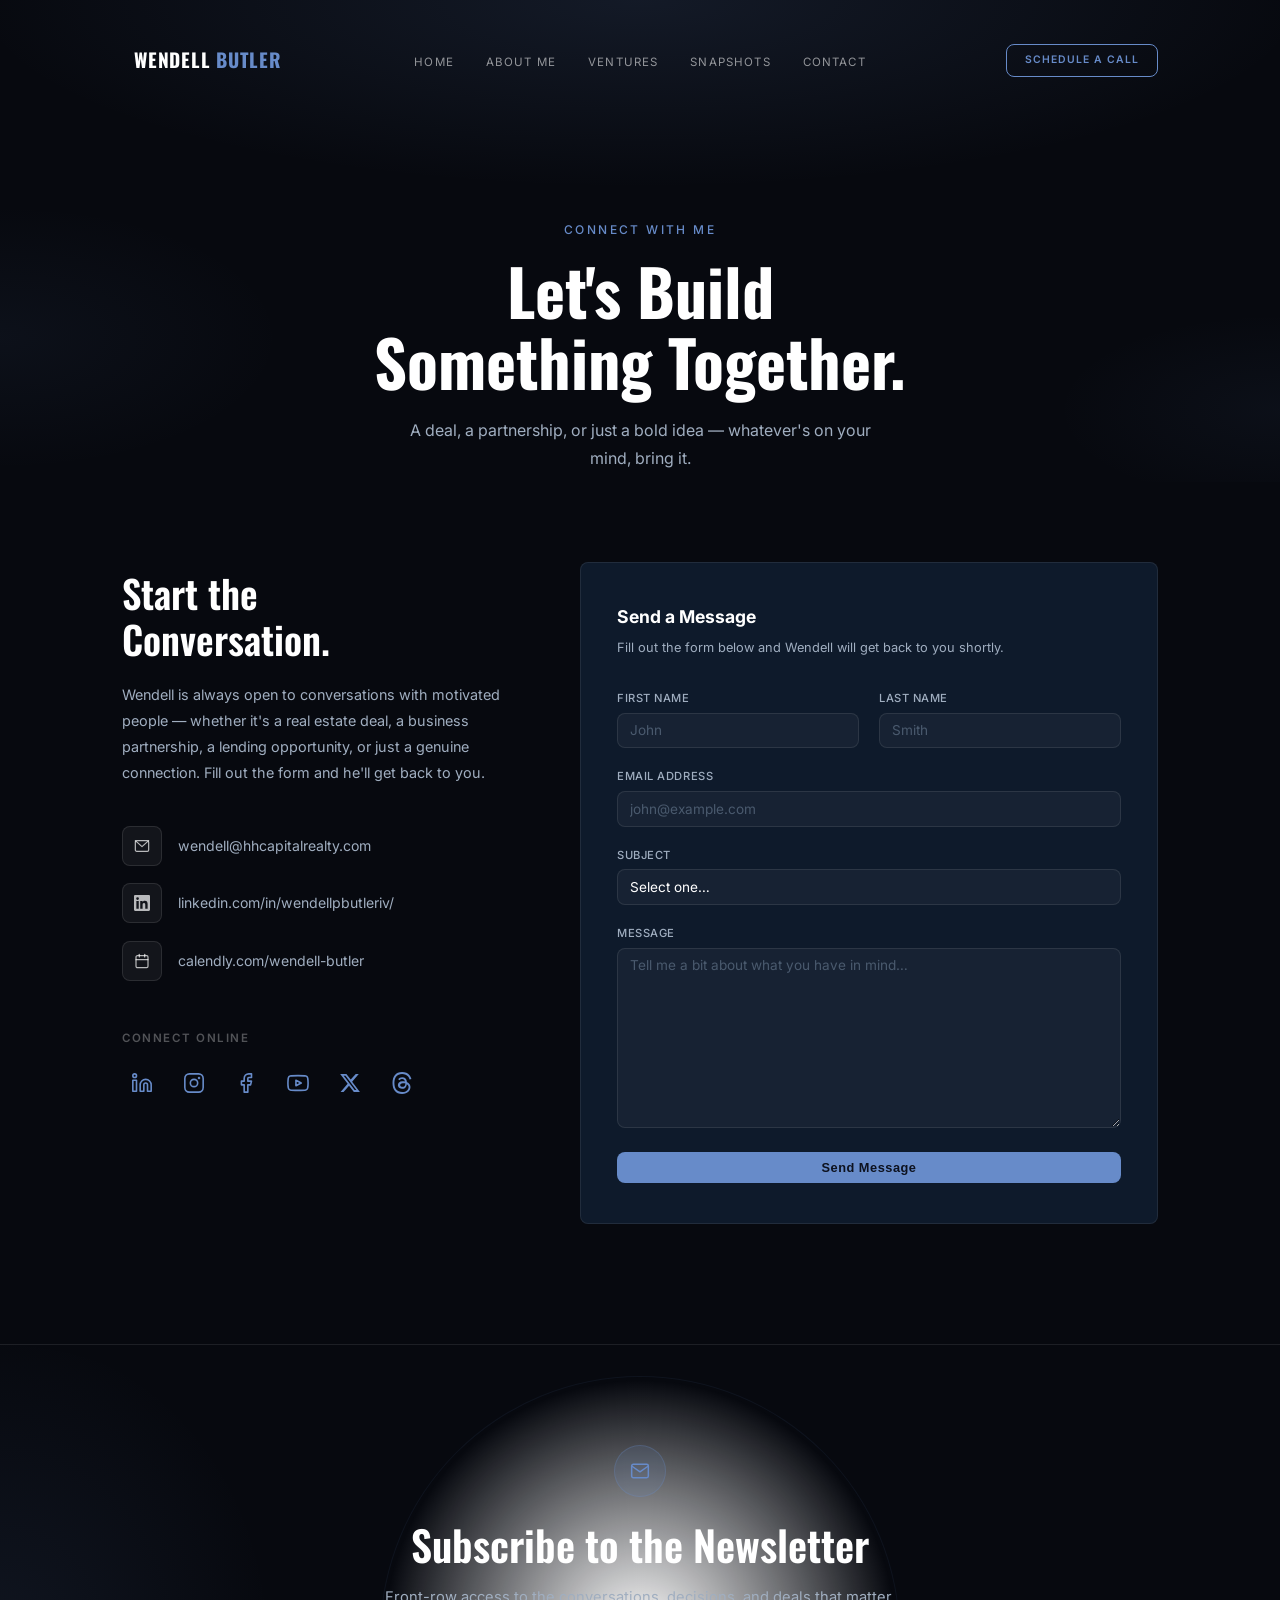
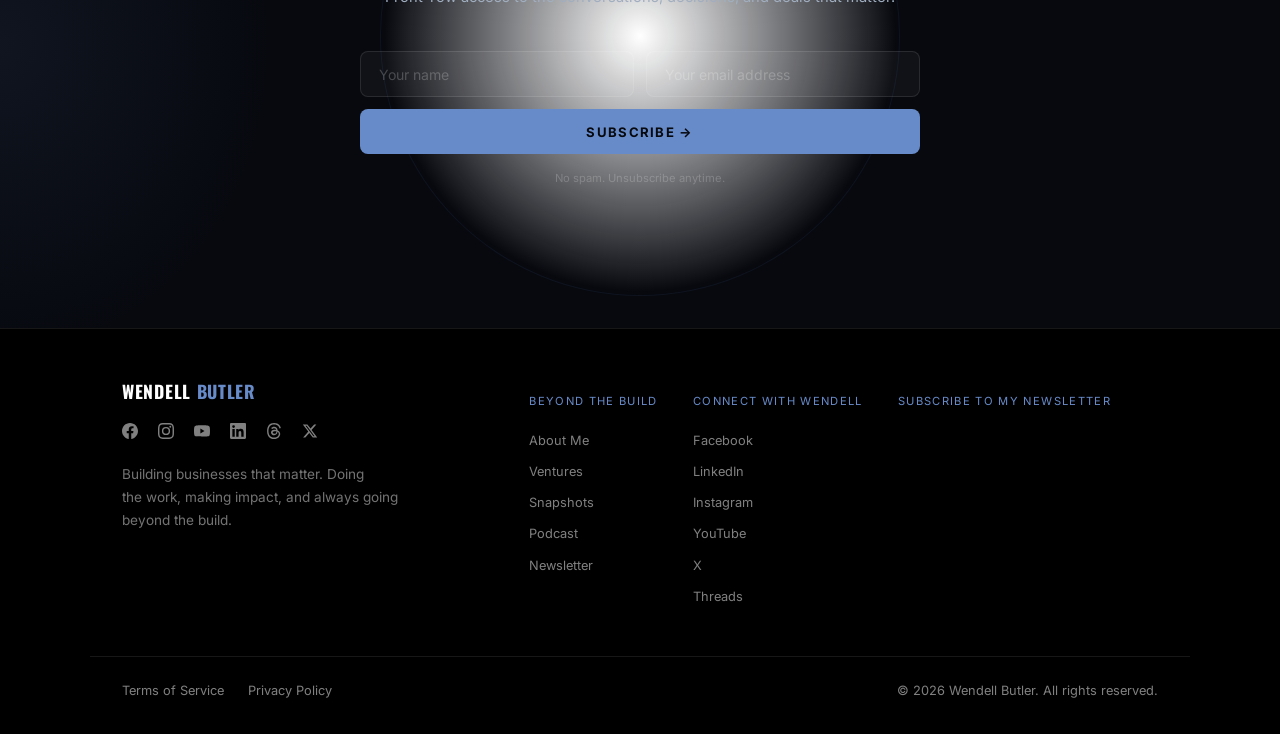
<file: contact.html>
<!DOCTYPE html>
<html lang="en">
<head>
  <meta charset="UTF-8" />
  <meta name="viewport" content="width=device-width, initial-scale=1.0" />
  <title>Contact Wendell Butler — Let's Build Together</title>
  <meta name="description" content="Get in touch with Wendell Butler — for deal submissions, joint ventures, investment consulting, or general inquiries." />

  <link rel="preconnect" href="https://fonts.googleapis.com" />
  <link rel="preconnect" href="https://fonts.gstatic.com" crossorigin />
  <link href="https://fonts.googleapis.com/css2?family=Inter:wght@400;500;600;700&family=Oswald:wght@400;500;600;700&family=Playfair+Display:wght@700&display=swap" rel="stylesheet" />
  <link rel="preload" href="smooth_fantasy (1)/Smooth Fantasy PersonalUseOnly.ttf" as="font" type="font/truetype" crossorigin="anonymous" />

  <link rel="stylesheet" href="style.css?v=206" />

  <style>
    .contact-page-hero {
      padding: 220px 0 10px;
      background: #07090f;
      background-image:
        radial-gradient(ellipse 80% 60% at 50% 0%, rgba(103,139,201,0.13) 0%, transparent 65%),
        radial-gradient(ellipse 40% 50% at 0% 70%, rgba(103,139,201,0.06) 0%, transparent 55%),
        radial-gradient(ellipse 35% 40% at 100% 85%, rgba(103,139,201,0.05) 0%, transparent 50%);
      text-align: center;
    }

    .contact-page-hero-title {
      font-family: 'Playfair Display', serif;
      font-size: clamp(2.5rem, 5vw, 4rem);
      font-weight: 700;
      color: var(--text);
      line-height: 1.1;
      margin-bottom: 1.25rem;
    }

    .contact-page-hero-sub {
      font-size: 1rem;
      color: var(--text-muted);
      max-width: 500px;
      margin: 0 auto;
      line-height: 1.75;
    }

    /* ===== CONTACT SECTION ===== */
    .contact-page-section {
      padding: 80px 0 120px;
      background: #07090f;
    }

    .contact-page-grid {
      display: grid;
      grid-template-columns: 1fr 1.4fr;
      gap: 5rem;
      align-items: start;
    }

    /* Left column */
    .contact-info-col {
      padding-top: 0.5rem;
    }

    .contact-info-heading {
      font-family: 'Oswald', sans-serif;
      font-size: clamp(1.8rem, 3vw, 2.4rem);
      font-weight: 600;
      color: var(--text);
      line-height: 1.2;
      margin-bottom: 1.25rem;
    }

    .contact-info-heading span {
      color: #ffffff;
    }

    .contact-info-desc {
      font-size: 0.9rem;
      color: var(--text-muted);
      line-height: 1.8;
      margin-bottom: 2.5rem;
    }

    /* Detail rows */
    .contact-detail-row {
      display: flex;
      flex-direction: column;
      gap: 1.1rem;
      margin-bottom: 3rem;
    }

    .contact-detail-item {
      display: flex;
      align-items: center;
      gap: 1rem;
    }

    .contact-detail-icon-wrap {
      width: 40px;
      height: 40px;
      border-radius: 8px;
      background: rgba(255,255,255,0.05);
      border: 1px solid rgba(255,255,255,0.1);
      display: flex;
      align-items: center;
      justify-content: center;
      flex-shrink: 0;
    }

    .contact-detail-text {
      font-size: 0.88rem;
      color: var(--text-muted);
    }

    .contact-detail-text a {
      color: var(--text-muted);
      transition: color 0.2s;
    }

    .contact-detail-text a:hover {
      color: #678bc9;
    }

    /* Social row */
    .contact-social-row {
      display: flex;
      gap: 0.75rem;
    }

    .contact-social-link {
      width: 40px;
      height: 40px;
      background: none;
      border: none;
      display: flex;
      align-items: center;
      justify-content: center;
      color: #678bc9;
      transition: color 0.2s, opacity 0.2s;
    }

    .contact-social-link:hover {
      color: #ffffff;
      opacity: 0.85;
    }

    /* Right column — form */
    .contact-form-wrap {
      background: #0e1a2b;
      border: 1px solid rgba(255,255,255,0.08);
      border-radius: 8px;
      padding: 2.5rem 2.25rem;
      position: sticky;
      top: 100px;
    }

    .contact-form-title {
      font-size: 1.1rem;
      font-weight: 700;
      color: var(--text);
      margin-bottom: 0.4rem;
    }

    .contact-form-sub {
      font-size: 0.8rem;
      color: var(--text-muted);
      margin-bottom: 2rem;
    }

    @media (max-width: 860px) {
      .contact-page-grid {
        grid-template-columns: 1fr;
        gap: 3rem;
      }
      .contact-form-wrap {
        position: static;
      }
    }

    /* ===== NEWSLETTER BLOCK ===== */
    .newsletter-block {
      padding: 100px 0 140px;
      background: #07090f;
      position: relative;
      overflow: hidden;
      text-align: center;
    }

    .newsletter-block::before {
      content: '';
      position: absolute;
      inset: 0;
      background:
        radial-gradient(ellipse 70% 80% at 50% 50%, rgba(103,139,201,0.09) 0%, transparent 65%);
      pointer-events: none;
    }

    /* decorative ring */
    .newsletter-block::after {
      content: '';
      position: absolute;
      top: 50%;
      left: 50%;
      transform: translate(-50%, -50%);
      width: 520px;
      height: 520px;
      border-radius: 50%;
      border: 1px solid rgba(103,139,201,0.08);
      pointer-events: none;
    }

    .newsletter-block-inner {
      position: relative;
      z-index: 1;
      max-width: 560px;
      margin: 0 auto;
    }

    .newsletter-icon {
      width: 52px;
      height: 52px;
      border-radius: 50%;
      background: rgba(103,139,201,0.12);
      border: 1px solid rgba(103,139,201,0.25);
      display: flex;
      align-items: center;
      justify-content: center;
      margin: 0 auto 1.5rem;
    }

    .newsletter-block-label {
      font-size: 0.7rem;
      font-weight: 600;
      letter-spacing: 0.16em;
      text-transform: uppercase;
      color: #678bc9;
      margin-bottom: 1rem;
    }

    .newsletter-block-title {
      font-family: 'Oswald', sans-serif;
      font-size: clamp(1.8rem, 3.5vw, 2.6rem);
      font-weight: 600;
      color: var(--text);
      line-height: 1.15;
      margin-bottom: 1rem;
    }

    .newsletter-block-desc {
      font-size: 0.92rem;
      color: var(--text-muted);
      line-height: 1.8;
      margin-bottom: 2.5rem;
    }

    .newsletter-block-form {
      display: flex;
      flex-direction: column;
      gap: 0.75rem;
    }

    .newsletter-fields {
      display: grid;
      grid-template-columns: 1fr 1fr;
      gap: 0.75rem;
    }

    .newsletter-block-form input {
      width: 100%;
      background: rgba(255,255,255,0.04);
      border: 1px solid rgba(255,255,255,0.1);
      border-radius: 8px;
      padding: 0.85rem 1.1rem;
      color: var(--text);
      font-size: 0.88rem;
      font-family: inherit;
      outline: none;
      transition: border-color 0.2s, background 0.2s;
      box-sizing: border-box;
      text-align: left;
    }

    .newsletter-block-form input::placeholder {
      color: rgba(255,255,255,0.22);
    }

    .newsletter-block-form input:focus {
      border-color: rgba(103,139,201,0.45);
      background: rgba(103,139,201,0.04);
    }

    .newsletter-block-form button {
      width: 100%;
      background: #678bc9;
      color: #07090f;
      border: none;
      border-radius: 8px;
      padding: 0.9rem 1rem;
      font-size: 0.82rem;
      font-weight: 700;
      letter-spacing: 0.1em;
      text-transform: uppercase;
      cursor: pointer;
      font-family: inherit;
      transition: opacity 0.2s, transform 0.15s;
    }

    .newsletter-block-form button:hover {
      opacity: 0.88;
      transform: translateY(-1px);
    }

    .newsletter-privacy {
      font-size: 0.7rem;
      color: rgba(255,255,255,0.2);
      margin-top: 0.25rem;
    }

    @media (max-width: 540px) {
      .newsletter-fields {
        grid-template-columns: 1fr;
      }
    }
  </style>
</head>
<body>

  <!-- ===== NAV ===== -->
  <nav id="main-nav">
    <div class="container nav-inner">
      <a href="index.html" class="nav-logo">Wendell <span>Butler</span></a>
      <ul class="nav-links">
        <li><a href="index.html">Home</a></li>
        <li><a href="about.html">About Me</a></li>
        <li><a href="ventures.html">Ventures</a></li>
        <li><a href="snapshots.html">Snapshots</a></li>
        <li><a href="contact.html">Contact</a></li>
      </ul>
      <div class="nav-cta-wrap">
        <a href="https://calendly.com/wendell-butler" target="_blank" class="nav-cta">Schedule a Call</a>
        <button class="nav-hamburger" id="hamburger" aria-label="Open menu">
          <span></span><span></span><span></span>
        </button>
      </div>
    </div>
  </nav>

  <!-- ===== MOBILE MENU ===== -->
  <div class="mobile-menu" id="mobile-menu">
    <button class="mobile-close" id="mobile-close" aria-label="Close menu">✕</button>
    <a href="index.html">Home</a>
    <a href="about.html">About</a>
    <a href="ventures.html">Ventures</a>
    <a href="snapshots.html">Snapshots</a>
    <a href="contact.html">Contact</a>
  </div>

  <!-- ===== PAGE HERO ===== -->
  <div class="contact-page-hero">
    <div class="container">
      <div class="reveal">
        <p class="section-label" style="color:#678bc9;">Connect with Me</p>
        <h1 class="contact-page-hero-title" style="font-family:'Oswald',sans-serif;font-weight:700;">Let's Build<br />Something Together.</h1>
        <p class="contact-page-hero-sub">A deal, a partnership, or just a bold idea — whatever's on your mind, bring it.</p>
      </div>
    </div>
  </div>

  <!-- ===== CONTACT SECTION ===== -->
  <section class="contact-page-section">
    <div class="container">
      <div class="contact-page-grid">

        <!-- Left: Info -->
        <div class="contact-info-col reveal">
          <h2 class="contact-info-heading">Start the<br /><span>Conversation.</span></h2>
          <p class="contact-info-desc">
            Wendell is always open to conversations with motivated people — whether it's a real estate deal, a business partnership, a lending opportunity, or just a genuine connection. Fill out the form and he'll get back to you.
          </p>

          <div class="contact-detail-row">
            <div class="contact-detail-item">
              <div class="contact-detail-icon-wrap">
                <svg width="16" height="16" viewBox="0 0 24 24" fill="none" stroke="rgba(255,255,255,0.7)" stroke-width="1.8" stroke-linecap="round" stroke-linejoin="round"><rect x="2" y="4" width="20" height="16" rx="2"/><polyline points="22,4 12,13 2,4"/></svg>
              </div>
              <span class="contact-detail-text">wendell@hhcapitalrealty.com</span>
            </div>
            <div class="contact-detail-item">
              <div class="contact-detail-icon-wrap">
                <svg width="16" height="16" viewBox="0 0 24 24" fill="rgba(255,255,255,0.7)" stroke="none"><path d="M20.447 20.452h-3.554v-5.569c0-1.328-.027-3.037-1.852-3.037-1.853 0-2.136 1.445-2.136 2.939v5.667H9.351V9h3.414v1.561h.046c.477-.9 1.637-1.85 3.37-1.85 3.601 0 4.267 2.37 4.267 5.455v6.286zM5.337 7.433a2.062 2.062 0 01-2.063-2.065 2.064 2.064 0 112.063 2.065zm1.782 13.019H3.555V9h3.564v11.452zM22.225 0H1.771C.792 0 0 .774 0 1.729v20.542C0 23.227.792 24 1.771 24h20.451C23.2 24 24 23.227 24 22.271V1.729C24 .774 23.2 0 22.222 0h.003z"/></svg>
              </div>
              <span class="contact-detail-text"><a href="https://www.linkedin.com/in/wendellpbutleriv/" target="_blank" rel="noopener">linkedin.com/in/wendellpbutleriv/</a></span>
            </div>
            <div class="contact-detail-item">
              <div class="contact-detail-icon-wrap">
                <svg width="16" height="16" viewBox="0 0 24 24" fill="none" stroke="rgba(255,255,255,0.7)" stroke-width="1.8" stroke-linecap="round" stroke-linejoin="round"><rect x="3" y="4" width="18" height="18" rx="2"/><line x1="16" y1="2" x2="16" y2="6"/><line x1="8" y1="2" x2="8" y2="6"/><line x1="3" y1="10" x2="21" y2="10"/></svg>
              </div>
              <span class="contact-detail-text"><a href="https://calendly.com/wendell-butler" target="_blank">calendly.com/wendell-butler</a></span>
            </div>
          </div>

          <p style="font-size:0.72rem;font-weight:600;letter-spacing:0.14em;text-transform:uppercase;color:rgba(255,255,255,0.3);margin-bottom:1rem;">Connect Online</p>
          <div class="contact-social-row">
            <a href="https://www.linkedin.com/in/wendellpbutleriv/" target="_blank" class="contact-social-link" aria-label="LinkedIn">
              <svg width="22" height="22" viewBox="0 0 24 24" fill="none" stroke="currentColor" stroke-width="1.75" stroke-linecap="round" stroke-linejoin="round"><path d="M16 8a6 6 0 016 6v7h-4v-7a2 2 0 00-2-2 2 2 0 00-2 2v7h-4v-7a6 6 0 016-6z"/><rect x="2" y="9" width="4" height="12"/><circle cx="4" cy="4" r="2"/></svg>
            </a>
            <a href="https://www.instagram.com/wendellpbutleriv/" target="_blank" class="contact-social-link" aria-label="Instagram">
              <svg width="22" height="22" viewBox="0 0 24 24" fill="none" stroke="currentColor" stroke-width="1.75" stroke-linecap="round" stroke-linejoin="round"><rect x="2" y="2" width="20" height="20" rx="5"/><circle cx="12" cy="12" r="4"/><circle cx="17.5" cy="6.5" r="0.5" fill="currentColor"/></svg>
            </a>
            <a href="https://www.facebook.com/wendellpbutleriv" target="_blank" class="contact-social-link" aria-label="Facebook">
              <svg width="22" height="22" viewBox="0 0 24 24" fill="none" stroke="currentColor" stroke-width="1.75" stroke-linecap="round" stroke-linejoin="round"><path d="M18 2h-3a5 5 0 00-5 5v3H7v4h3v8h4v-8h3l1-4h-4V7a1 1 0 011-1h3z"/></svg>
            </a>
            <a href="https://www.youtube.com/@beyondthebuildpod" target="_blank" class="contact-social-link" aria-label="YouTube">
              <svg width="22" height="22" viewBox="0 0 24 24" fill="none" stroke="currentColor" stroke-width="1.75" stroke-linecap="round" stroke-linejoin="round"><path d="M22.54 6.42a2.78 2.78 0 00-1.95-1.96C18.88 4 12 4 12 4s-6.88 0-8.59.46A2.78 2.78 0 001.46 6.42 29 29 0 001 12a29 29 0 00.46 5.58 2.78 2.78 0 001.95 1.96C5.12 20 12 20 12 20s6.88 0 8.59-.46a2.78 2.78 0 001.95-1.96A29 29 0 0023 12a29 29 0 00-.46-5.58z"/><polygon points="9.75 15.02 15.5 12 9.75 8.98 9.75 15.02" stroke="currentColor" stroke-width="1.75" fill="none"/></svg>
            </a>
            <a href="https://x.com/wendellbutleriv" target="_blank" class="contact-social-link" aria-label="X">
              <svg width="22" height="22" viewBox="0 0 24 24" fill="currentColor"><path d="M18.244 2.25h3.308l-7.227 8.26 8.502 11.24H16.17l-5.214-6.817L4.99 21.75H1.68l7.73-8.835L1.254 2.25H8.08l4.713 5.88zm-1.161 17.52h1.833L7.084 4.126H5.117z"/></svg>
            </a>
            <a href="https://www.threads.com/@wendellpbutleriv" target="_blank" class="contact-social-link" aria-label="Threads">
              <svg width="22" height="22" viewBox="0 0 192 192" fill="currentColor"><path d="M141.537 88.988a66.667 66.667 0 00-2.518-1.143c-1.482-27.307-16.403-42.94-41.457-43.1h-.34c-14.986 0-27.449 6.396-35.12 18.036l13.779 9.452c5.73-8.695 14.724-10.548 21.348-10.548h.229c8.249.053 14.474 2.452 18.503 7.129 2.932 3.405 4.893 8.111 5.864 14.05-7.314-1.243-15.224-1.626-23.68-1.14-23.82 1.371-39.134 15.264-38.105 34.568.522 9.792 5.4 18.216 13.735 23.719 7.047 4.652 16.124 6.927 25.557 6.412 12.458-.683 22.231-5.436 29.049-14.127 5.178-6.6 8.452-15.153 9.899-25.93 5.937 3.583 10.337 8.298 12.767 13.966 4.132 9.635 4.373 25.468-8.546 38.376-11.319 11.308-24.925 16.2-45.488 16.351-22.809-.169-40.06-7.484-51.275-21.742C35.236 139.966 29.808 120.682 29.605 96c.203-24.682 5.63-43.966 16.133-57.317C56.954 24.425 74.204 17.11 97.013 16.94c22.975.17 40.526 7.52 52.171 21.847 5.71 7.026 10.015 15.86 12.853 26.162l16.147-4.308c-3.44-12.68-8.853-23.606-16.219-32.668C147.036 9.607 125.202.195 97.07 0h-.113C68.882.195 47.292 9.642 32.788 28.08 19.882 44.485 13.224 67.315 13.001 96c.223 28.685 6.88 51.515 19.787 67.92 14.504 18.438 36.094 27.885 64.173 28.08h.113c24.96-.173 42.554-6.708 57.048-21.189 18.963-18.945 18.392-42.692 12.142-57.27-4.484-10.454-13.033-18.945-24.728-24.553zm-39.29 40.18c-10.442.571-21.3-4.104-21.837-14.128-.395-7.442 5.296-15.745 22.461-16.735 1.966-.113 3.895-.169 5.79-.169 6.235 0 12.068.606 17.354 1.765-1.974 24.55-13.754 28.713-23.768 29.267z"/></svg>
            </a>
          </div>
        </div>

        <!-- Right: Form -->
        <div class="contact-form-wrap reveal">
          <p class="contact-form-title">Send a Message</p>
          <p class="contact-form-sub">Fill out the form below and Wendell will get back to you shortly.</p>

          <div id="contact-form">
            <div class="form-row">
              <div class="form-group">
                <label for="fname">First Name</label>
                <input type="text" id="fname" placeholder="John" />
              </div>
              <div class="form-group">
                <label for="lname">Last Name</label>
                <input type="text" id="lname" placeholder="Smith" />
              </div>
            </div>
            <div class="form-group" style="margin-top:1.25rem;">
              <label for="email">Email Address</label>
              <input type="email" id="email" placeholder="john@example.com" />
            </div>
            <div class="form-group" style="margin-top:1.25rem;">
              <label for="interest">Subject</label>
              <select id="interest">
                <option value="" disabled selected>Select one…</option>
                <option value="Joint Venture">Joint Venture / Partnership</option>
                <option value="Investment Consulting">Investment Consulting</option>
                <option value="Deal Submission">Deal Submission</option>
                <option value="Entrepreneurial Venture">Entrepreneurial Venture</option>
                <option value="General Inquiry">General Inquiry</option>
              </select>
            </div>
            <div class="form-group" style="margin-top:1.25rem;">
              <label for="message">Message</label>
              <textarea id="message" placeholder="Tell me a bit about what you have in mind…"></textarea>
            </div>
            <button type="button" id="form-submit-btn" onclick="sendContactForm()" class="btn-primary" style="width:100%;justify-content:center;padding:0.5rem 1.5rem;font-size:0.8rem;margin-top:1.5rem;background:#678bc9;color:#0d121f;">
              Send Message
            </button>
          </div>
          <div id="form-success" style="display:none;margin-top:1.5rem;padding:1rem 1.25rem;background:rgba(103,139,201,0.1);border:1px solid rgba(103,139,201,0.3);border-radius:6px;color:#aac4e8;font-size:0.9rem;text-align:center;">
            ✓ Message sent! Wendell will get back to you shortly.
          </div>
          <div id="form-error" style="display:none;margin-top:1rem;padding:0.75rem 1rem;background:rgba(200,80,80,0.1);border:1px solid rgba(200,80,80,0.3);border-radius:6px;color:#e08080;font-size:0.85rem;text-align:center;">
            Something went wrong. Please try again.
          </div>
        </div>

      </div>
    </div>
  </section>

  <!-- ===== NEWSLETTER BLOCK ===== -->
  <section class="newsletter-block">
    <div class="container">
      <div class="newsletter-block-inner reveal">

        <div class="newsletter-icon">
          <svg width="20" height="20" viewBox="0 0 24 24" fill="none" stroke="#678bc9" stroke-width="1.8" stroke-linecap="round" stroke-linejoin="round">
            <path d="M4 4h16c1.1 0 2 .9 2 2v12c0 1.1-.9 2-2 2H4c-1.1 0-2-.9-2-2V6c0-1.1.9-2 2-2z"/>
            <polyline points="22,6 12,13 2,6"/>
          </svg>
        </div>


        <h2 class="newsletter-block-title">Subscribe to the Newsletter</h2>
        <p class="newsletter-block-desc">Front-row access to the conversations, decisions, and deals that matter.</p>

        <iframe name="beehiiv-hidden" style="display:none;"></iframe>
        <form class="newsletter-block-form"
          action="https://wendellbutler.beehiiv.com/subscribe"
          method="POST"
          target="beehiiv-hidden"
          onsubmit="(function(e){
            var f=e.target;
            var btn=f.querySelector('button[type=submit]');
            btn.textContent='Subscribed ✓';
            btn.style.background='#2a7a4b';
            setTimeout(function(){f.reset();btn.textContent='Subscribe →';btn.style.background='';},3000);
          })(event)">
          <div class="newsletter-fields">
            <input type="text" name="first_name" placeholder="Your name" />
            <input type="email" name="email" placeholder="Your email address" required />
          </div>
          <button type="submit">Subscribe →</button>
          <p class="newsletter-privacy">No spam. Unsubscribe anytime.</p>
        </form>

      </div>
    </div>
  </section>

  <!-- ===== FOOTER ===== -->
  <footer>
    <div class="container footer-top">
      <div class="footer-brand">
        <div class="footer-logo">Wendell <span>Butler</span></div>
        <div class="footer-social-icons" style="margin-top:1rem;">
          <a href="https://www.facebook.com/wendellpbutleriv" target="_blank" class="footer-icon" aria-label="Facebook">
            <svg width="16" height="16" viewBox="0 0 24 24" fill="currentColor"><path d="M24 12.073c0-6.627-5.373-12-12-12s-12 5.373-12 12c0 5.99 4.388 10.954 10.125 11.854v-8.385H7.078v-3.47h3.047V9.43c0-3.007 1.792-4.669 4.533-4.669 1.312 0 2.686.235 2.686.235v2.953H15.83c-1.491 0-1.956.925-1.956 1.874v2.25h3.328l-.532 3.47h-2.796v8.385C19.612 23.027 24 18.062 24 12.073z"/></svg>
          </a>
          <a href="https://www.instagram.com/wendellpbutleriv/" target="_blank" class="footer-icon" aria-label="Instagram">
            <svg width="16" height="16" viewBox="0 0 24 24" fill="currentColor"><path d="M12 2.163c3.204 0 3.584.012 4.85.07 3.252.148 4.771 1.691 4.919 4.919.058 1.265.069 1.645.069 4.849 0 3.205-.012 3.584-.069 4.849-.149 3.225-1.664 4.771-4.919 4.919-1.266.058-1.644.07-4.85.07-3.204 0-3.584-.012-4.849-.07-3.26-.149-4.771-1.699-4.919-4.92-.058-1.265-.07-1.644-.07-4.849 0-3.204.013-3.583.07-4.849.149-3.227 1.664-4.771 4.919-4.919 1.266-.057 1.645-.069 4.849-.069zM12 0C8.741 0 8.333.014 7.053.072 2.695.272.273 2.69.073 7.052.014 8.333 0 8.741 0 12c0 3.259.014 3.668.072 4.948.2 4.358 2.618 6.78 6.98 6.98C8.333 23.986 8.741 24 12 24c3.259 0 3.668-.014 4.948-.072 4.354-.2 6.782-2.618 6.979-6.98.059-1.28.073-1.689.073-4.948 0-3.259-.014-3.667-.072-4.947-.196-4.354-2.617-6.78-6.979-6.98C15.668.014 15.259 0 12 0zm0 5.838a6.162 6.162 0 100 12.324 6.162 6.162 0 000-12.324zM12 16a4 4 0 110-8 4 4 0 010 8zm6.406-11.845a1.44 1.44 0 100 2.881 1.44 1.44 0 000-2.881z"/></svg>
          </a>
          <a href="https://www.youtube.com/@beyondthebuildpod" target="_blank" class="footer-icon" aria-label="YouTube">
            <svg width="16" height="16" viewBox="0 0 24 24" fill="currentColor"><path d="M23.498 6.186a3.016 3.016 0 00-2.122-2.136C19.505 3.545 12 3.545 12 3.545s-7.505 0-9.377.505A3.017 3.017 0 00.502 6.186C0 8.07 0 12 0 12s0 3.93.502 5.814a3.016 3.016 0 002.122 2.136c1.871.505 9.376.505 9.376.505s7.505 0 9.377-.505a3.015 3.015 0 002.122-2.136C24 15.93 24 12 24 12s0-3.93-.502-5.814zM9.545 15.568V8.432L15.818 12l-6.273 3.568z"/></svg>
          </a>
          <a href="https://www.linkedin.com/in/wendellpbutleriv/" target="_blank" class="footer-icon" aria-label="LinkedIn">
            <svg width="16" height="16" viewBox="0 0 24 24" fill="currentColor"><path d="M20.447 20.452h-3.554v-5.569c0-1.328-.027-3.037-1.852-3.037-1.853 0-2.136 1.445-2.136 2.939v5.667H9.351V9h3.414v1.561h.046c.477-.9 1.637-1.85 3.37-1.85 3.601 0 4.267 2.37 4.267 5.455v6.286zM5.337 7.433a2.062 2.062 0 01-2.063-2.065 2.064 2.064 0 112.063 2.065zm1.782 13.019H3.555V9h3.564v11.452zM22.225 0H1.771C.792 0 0 .774 0 1.729v20.542C0 23.227.792 24 1.771 24h20.451C23.2 24 24 23.227 24 22.271V1.729C24 .774 23.2 0 22.222 0h.003z"/></svg>
          </a>
          <a href="https://www.threads.com/@wendellpbutleriv" target="_blank" class="footer-icon" aria-label="Threads">
            <svg width="16" height="16" viewBox="0 0 192 192" fill="currentColor"><path d="M141.537 88.988a66.667 66.667 0 00-2.518-1.143c-1.482-27.307-16.403-42.94-41.457-43.1h-.34c-14.986 0-27.449 6.396-35.12 18.036l13.779 9.452c5.73-8.695 14.724-10.548 21.348-10.548h.229c8.249.053 14.474 2.452 18.503 7.129 2.932 3.405 4.893 8.111 5.864 14.05-7.314-1.243-15.224-1.626-23.68-1.14-23.82 1.371-39.134 15.264-38.105 34.568.522 9.792 5.4 18.216 13.735 23.719 7.047 4.652 16.124 6.927 25.557 6.412 12.458-.683 22.231-5.436 29.049-14.127 5.178-6.6 8.452-15.153 9.899-25.93 5.937 3.583 10.337 8.298 12.767 13.966 4.132 9.635 4.373 25.468-8.546 38.376-11.319 11.308-24.925 16.2-45.488 16.351-22.809-.169-40.06-7.484-51.275-21.742C35.236 139.966 29.808 120.682 29.605 96c.203-24.682 5.63-43.966 16.133-57.317C56.954 24.425 74.204 17.11 97.013 16.94c22.975.17 40.526 7.52 52.171 21.847 5.71 7.026 10.015 15.86 12.853 26.162l16.147-4.308c-3.44-12.68-8.853-23.606-16.219-32.668C147.036 9.607 125.202.195 97.07 0h-.113C68.882.195 47.292 9.642 32.788 28.08 19.882 44.485 13.224 67.315 13.001 96c.223 28.685 6.88 51.515 19.787 67.92 14.504 18.438 36.094 27.885 64.173 28.08h.113c24.96-.173 42.554-6.708 57.048-21.189 18.963-18.945 18.392-42.692 12.142-57.27-4.484-10.454-13.033-18.945-24.728-24.553zm-39.29 40.18c-10.442.571-21.3-4.104-21.837-14.128-.395-7.442 5.296-15.745 22.461-16.735 1.966-.113 3.895-.169 5.79-.169 6.235 0 12.068.606 17.354 1.765-1.974 24.55-13.754 28.713-23.768 29.267z"/></svg>
          </a>
          <a href="https://x.com/wendellbutleriv" target="_blank" class="footer-icon" aria-label="X">
            <svg width="16" height="16" viewBox="0 0 24 24" fill="currentColor"><path d="M18.244 2.25h3.308l-7.227 8.26 8.502 11.24H16.17l-5.214-6.817L4.99 21.75H1.68l7.73-8.835L1.254 2.25H8.08l4.713 5.88zm-1.161 17.52h1.833L7.084 4.126H5.117z"/></svg>
          </a>
        </div>
        <p class="footer-tagline" style="margin-top:1rem;">Building businesses that matter. Doing<br>the work, making impact, and always going<br>beyond the build.</p>
      </div>
      <div class="footer-nav" style="transform:translateX(4rem);">
        <p class="footer-nav-title">Beyond the Build</p>
        <ul class="footer-links">
          <li><a href="about.html">About Me</a></li>
          <li><a href="ventures.html">Ventures</a></li>
          <li><a href="snapshots.html">Snapshots</a></li>
          <li><a href="https://open.spotify.com/show/4e8B5ZI75I6wzo6FFw55yo?si=0d87d9c12abb416c" target="_blank">Podcast</a></li>
          <li><a href="https://wendellbutler.beehiiv.com/subscribe" target="_blank">Newsletter</a></li>
        </ul>
      </div>
      <div class="footer-nav" style="transform:translateX(2rem);">
        <p class="footer-nav-title">Connect with Wendell</p>
        <ul class="footer-links">
          <li><a href="https://www.facebook.com/wendellpbutleriv" target="_blank">Facebook</a></li>
          <li><a href="https://www.linkedin.com/in/wendellpbutleriv/" target="_blank">LinkedIn</a></li>
          <li><a href="https://www.instagram.com/wendellpbutleriv/" target="_blank">Instagram</a></li>
          <li><a href="https://www.youtube.com/@beyondthebuildpod" target="_blank">YouTube</a></li>
          <li><a href="https://x.com/wendellbutleriv" target="_blank">X</a></li>
          <li><a href="https://www.threads.com/@wendellpbutleriv" target="_blank">Threads</a></li>
        </ul>
      </div>
      <div class="footer-newsletter">
        <p class="footer-nav-title">Subscribe to My Newsletter</p>
        <script async src="https://subscribe-forms.beehiiv.com/embed.js"></script>
        <iframe src="https://subscribe-forms.beehiiv.com/316bcc62-9cb6-4165-9828-1ddf9796481d" class="beehiiv-embed" data-test-id="beehiiv-embed" frameborder="0" scrolling="no" style="width: 246px; height: 46px; margin: 0; border-radius: 0px !important; background-color: transparent; box-shadow: 0 0 #0000; max-width: 100%;"></iframe>
      </div>
    </div>
    <div class="container footer-bottom">
      <div class="footer-legal">
        <a href="terms.html" class="footer-legal-link">Terms of Service</a>
        <a href="privacy.html" class="footer-legal-link">Privacy Policy</a>
      </div>
      <p class="footer-copy">&copy; 2026 Wendell Butler. All rights reserved.</p>
    </div>
  </footer>

  <script src="script.js?v=21"></script>
  <script>
    function sendContactForm() {
      var btn = document.getElementById('form-submit-btn');
      var successBox = document.getElementById('form-success');
      var errorBox = document.getElementById('form-error');
      var fname = document.getElementById('fname').value.trim();
      var lname = document.getElementById('lname').value.trim();
      var email = document.getElementById('email').value.trim();
      var interest = document.getElementById('interest').value;
      var message = document.getElementById('message').value.trim();
      if (!fname || !lname || !email || !interest || !message) {
        errorBox.textContent = 'Please fill in all fields.';
        errorBox.style.display = 'block';
        return;
      }
      btn.textContent = 'Sending…';
      btn.disabled = true;
      errorBox.style.display = 'none';
      var data = new FormData();
      data.append('fname', fname);
      data.append('lname', lname);
      data.append('email', email);
      data.append('interest', interest);
      data.append('message', message);
      fetch('https://formspree.io/f/meevvzbk', {
        method: 'POST',
        body: data,
        headers: { 'Accept': 'application/json' }
      }).then(function(res) {
        return res.json().then(function(json) {
          if (res.ok) {
            document.getElementById('contact-form').style.display = 'none';
            successBox.style.display = 'block';
          } else {
            errorBox.textContent = (json && json.error) ? json.error : 'Error ' + res.status + '. Try again.';
            errorBox.style.display = 'block';
            btn.textContent = 'Send Message';
            btn.disabled = false;
          }
        });
      }).catch(function(err) {
        errorBox.textContent = 'Network error. Please try again.';
        errorBox.style.display = 'block';
        btn.textContent = 'Send Message';
        btn.disabled = false;
      });
    }
  </script>
</body>
</html>
</file>
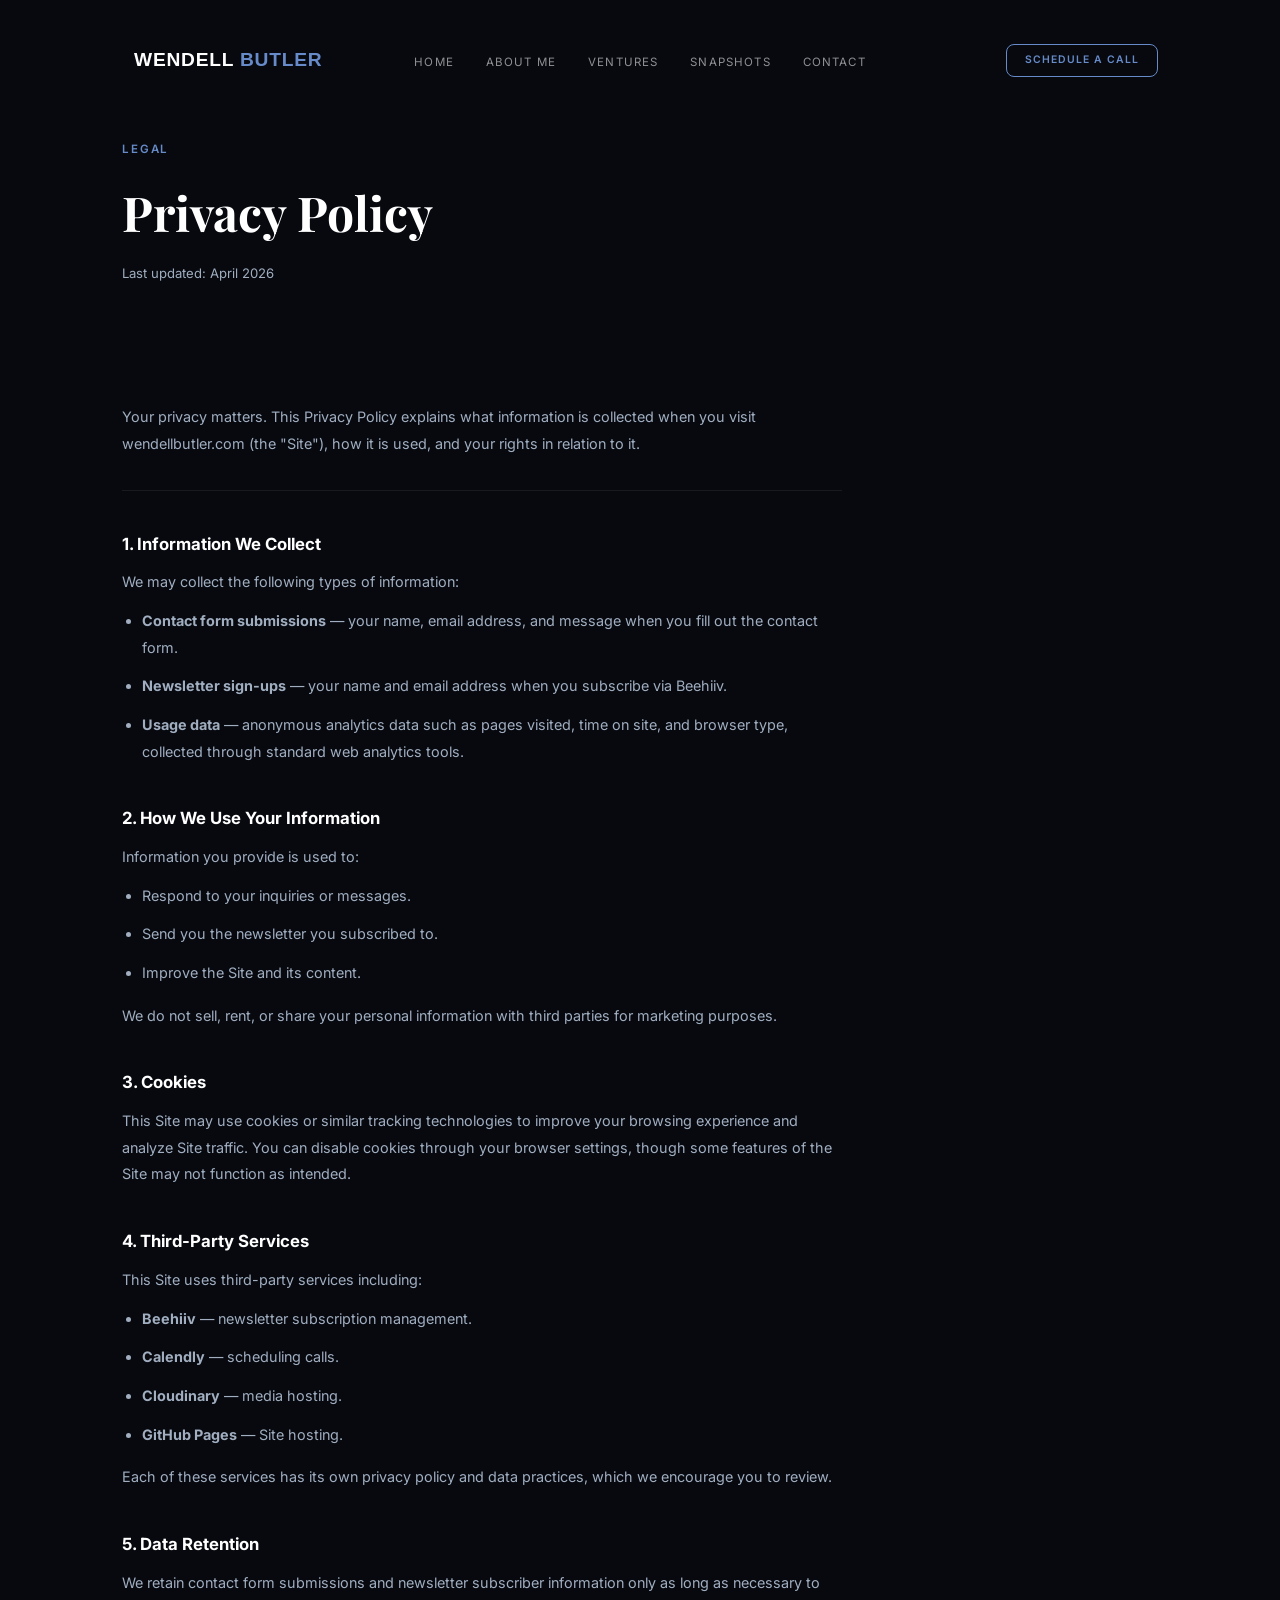
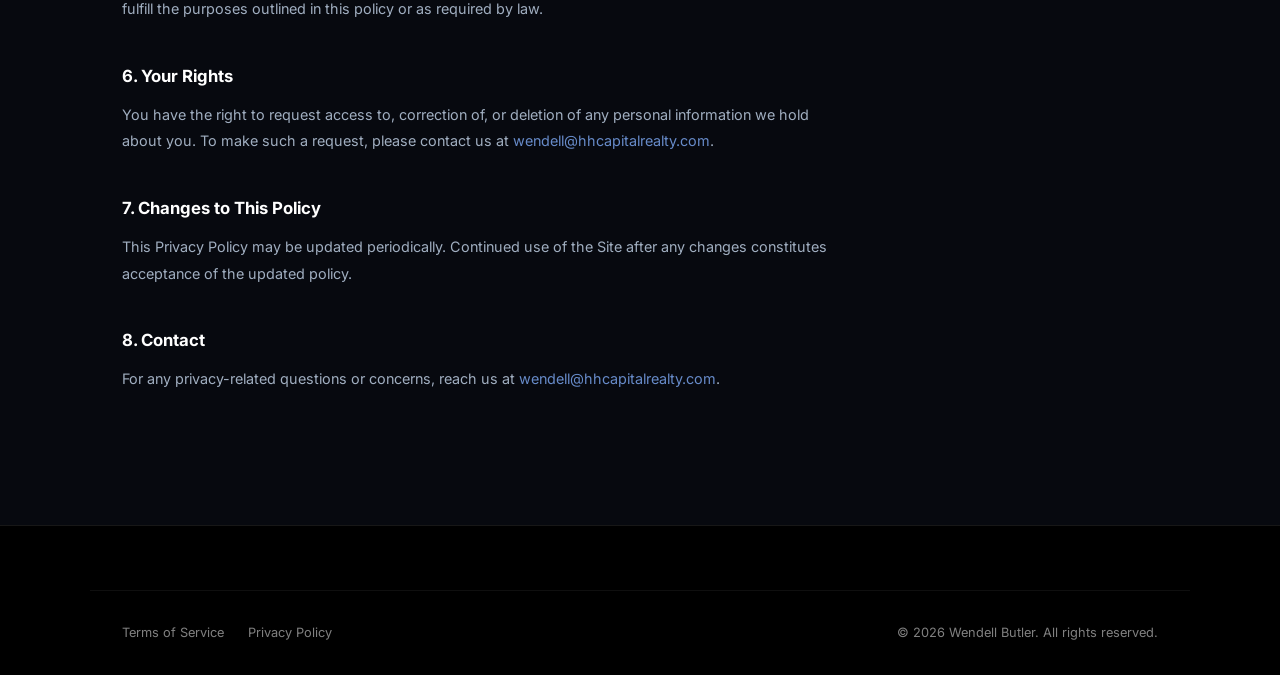
<file: privacy.html>
<!DOCTYPE html>
<html lang="en">
<head>
  <meta charset="UTF-8" />
  <meta name="viewport" content="width=device-width, initial-scale=1.0" />
  <title>Privacy Policy — Wendell Butler</title>
  <link rel="preconnect" href="https://fonts.googleapis.com" />
  <link rel="preconnect" href="https://fonts.gstatic.com" crossorigin />
  <link href="https://fonts.googleapis.com/css2?family=Inter:wght@400;500;600;700&family=Playfair+Display:wght@700&display=swap" rel="stylesheet" />
  <link rel="preload" href="smooth_fantasy (1)/Smooth Fantasy PersonalUseOnly.ttf" as="font" type="font/truetype" crossorigin="anonymous" />
  <link rel="stylesheet" href="style.css?v=139" />
  <style>
    .legal-hero {
      padding: 140px 0 60px;
      background: #07090f;
    }
    .legal-hero-label {
      font-size: 0.72rem;
      font-weight: 600;
      letter-spacing: 0.16em;
      text-transform: uppercase;
      color: #678bc9;
      margin-bottom: 1rem;
    }
    .legal-hero-title {
      font-family: 'Playfair Display', serif;
      font-size: clamp(2rem, 4vw, 3rem);
      font-weight: 700;
      color: var(--text);
      margin-bottom: 0.75rem;
    }
    .legal-hero-date {
      font-size: 0.82rem;
      color: var(--text-muted);
    }
    .legal-body {
      padding: 60px 0 120px;
      background: #07090f;
    }
    .legal-content {
      max-width: 720px;
    }
    .legal-content h2 {
      font-size: 1.05rem;
      font-weight: 700;
      color: var(--text);
      margin: 2.5rem 0 0.75rem;
    }
    .legal-content p,
    .legal-content li {
      font-size: 0.9rem;
      color: var(--text-muted);
      line-height: 1.85;
      margin-bottom: 0.75rem;
    }
    .legal-content ul {
      padding-left: 1.25rem;
      margin-bottom: 1rem;
    }
    .legal-content a {
      color: #678bc9;
    }
    .legal-divider {
      height: 1px;
      background: rgba(255,255,255,0.07);
      margin: 2rem 0;
    }
  </style>
</head>
<body>

  <!-- ===== NAV ===== -->
  <nav id="main-nav">
    <div class="container nav-inner">
      <a href="index.html" class="nav-logo">Wendell <span>Butler</span></a>
      <ul class="nav-links">
        <li><a href="index.html">Home</a></li>
        <li><a href="about.html">About Me</a></li>
        <li><a href="ventures.html">Ventures</a></li>
        <li><a href="snapshots.html">Snapshots</a></li>
        <li><a href="contact.html">Contact</a></li>
      </ul>
      <div class="nav-cta-wrap">
        <a href="https://calendly.com/wendell-butler" target="_blank" class="nav-cta">Schedule a Call</a>
        <button class="nav-hamburger" id="hamburger" aria-label="Open menu">
          <span></span><span></span><span></span>
        </button>
      </div>
    </div>
  </nav>

  <!-- ===== MOBILE MENU ===== -->
  <div class="mobile-menu" id="mobile-menu">
    <button class="mobile-close" id="mobile-close" aria-label="Close menu">✕</button>
    <a href="index.html">Home</a>
    <a href="about.html">About</a>
    <a href="ventures.html">Ventures</a>
    <a href="snapshots.html">Snapshots</a>
    <a href="contact.html">Contact</a>
  </div>

  <!-- ===== HERO ===== -->
  <div class="legal-hero">
    <div class="container">
      <p class="legal-hero-label">Legal</p>
      <h1 class="legal-hero-title">Privacy Policy</h1>
      <p class="legal-hero-date">Last updated: April 2026</p>
    </div>
  </div>

  <!-- ===== CONTENT ===== -->
  <section class="legal-body">
    <div class="container">
      <div class="legal-content">

        <p>Your privacy matters. This Privacy Policy explains what information is collected when you visit wendellbutler.com (the "Site"), how it is used, and your rights in relation to it.</p>

        <div class="legal-divider"></div>

        <h2>1. Information We Collect</h2>
        <p>We may collect the following types of information:</p>
        <ul>
          <li><strong>Contact form submissions</strong> — your name, email address, and message when you fill out the contact form.</li>
          <li><strong>Newsletter sign-ups</strong> — your name and email address when you subscribe via Beehiiv.</li>
          <li><strong>Usage data</strong> — anonymous analytics data such as pages visited, time on site, and browser type, collected through standard web analytics tools.</li>
        </ul>

        <h2>2. How We Use Your Information</h2>
        <p>Information you provide is used to:</p>
        <ul>
          <li>Respond to your inquiries or messages.</li>
          <li>Send you the newsletter you subscribed to.</li>
          <li>Improve the Site and its content.</li>
        </ul>
        <p>We do not sell, rent, or share your personal information with third parties for marketing purposes.</p>

        <h2>3. Cookies</h2>
        <p>This Site may use cookies or similar tracking technologies to improve your browsing experience and analyze Site traffic. You can disable cookies through your browser settings, though some features of the Site may not function as intended.</p>

        <h2>4. Third-Party Services</h2>
        <p>This Site uses third-party services including:</p>
        <ul>
          <li><strong>Beehiiv</strong> — newsletter subscription management.</li>
          <li><strong>Calendly</strong> — scheduling calls.</li>
          <li><strong>Cloudinary</strong> — media hosting.</li>
          <li><strong>GitHub Pages</strong> — Site hosting.</li>
        </ul>
        <p>Each of these services has its own privacy policy and data practices, which we encourage you to review.</p>

        <h2>5. Data Retention</h2>
        <p>We retain contact form submissions and newsletter subscriber information only as long as necessary to fulfill the purposes outlined in this policy or as required by law.</p>

        <h2>6. Your Rights</h2>
        <p>You have the right to request access to, correction of, or deletion of any personal information we hold about you. To make such a request, please contact us at <a href="mailto:wendell@hhcapitalrealty.com">wendell@hhcapitalrealty.com</a>.</p>

        <h2>7. Changes to This Policy</h2>
        <p>This Privacy Policy may be updated periodically. Continued use of the Site after any changes constitutes acceptance of the updated policy.</p>

        <h2>8. Contact</h2>
        <p>For any privacy-related questions or concerns, reach us at <a href="mailto:wendell@hhcapitalrealty.com">wendell@hhcapitalrealty.com</a>.</p>

      </div>
    </div>
  </section>

  <!-- ===== FOOTER ===== -->
  <footer>
    <div class="container footer-bottom" style="border-top:1px solid rgba(255,255,255,0.06);padding-top:2rem;">
      <div class="footer-legal">
        <a href="terms.html" class="footer-legal-link">Terms of Service</a>
        <a href="privacy.html" class="footer-legal-link">Privacy Policy</a>
      </div>
      <p class="footer-copy">&copy; 2026 Wendell Butler. All rights reserved.</p>
    </div>
  </footer>

  <form id="contact-form" style="display:none;"></form>
  <script src="script.js?v=19"></script>
</body>
</html>
</file>
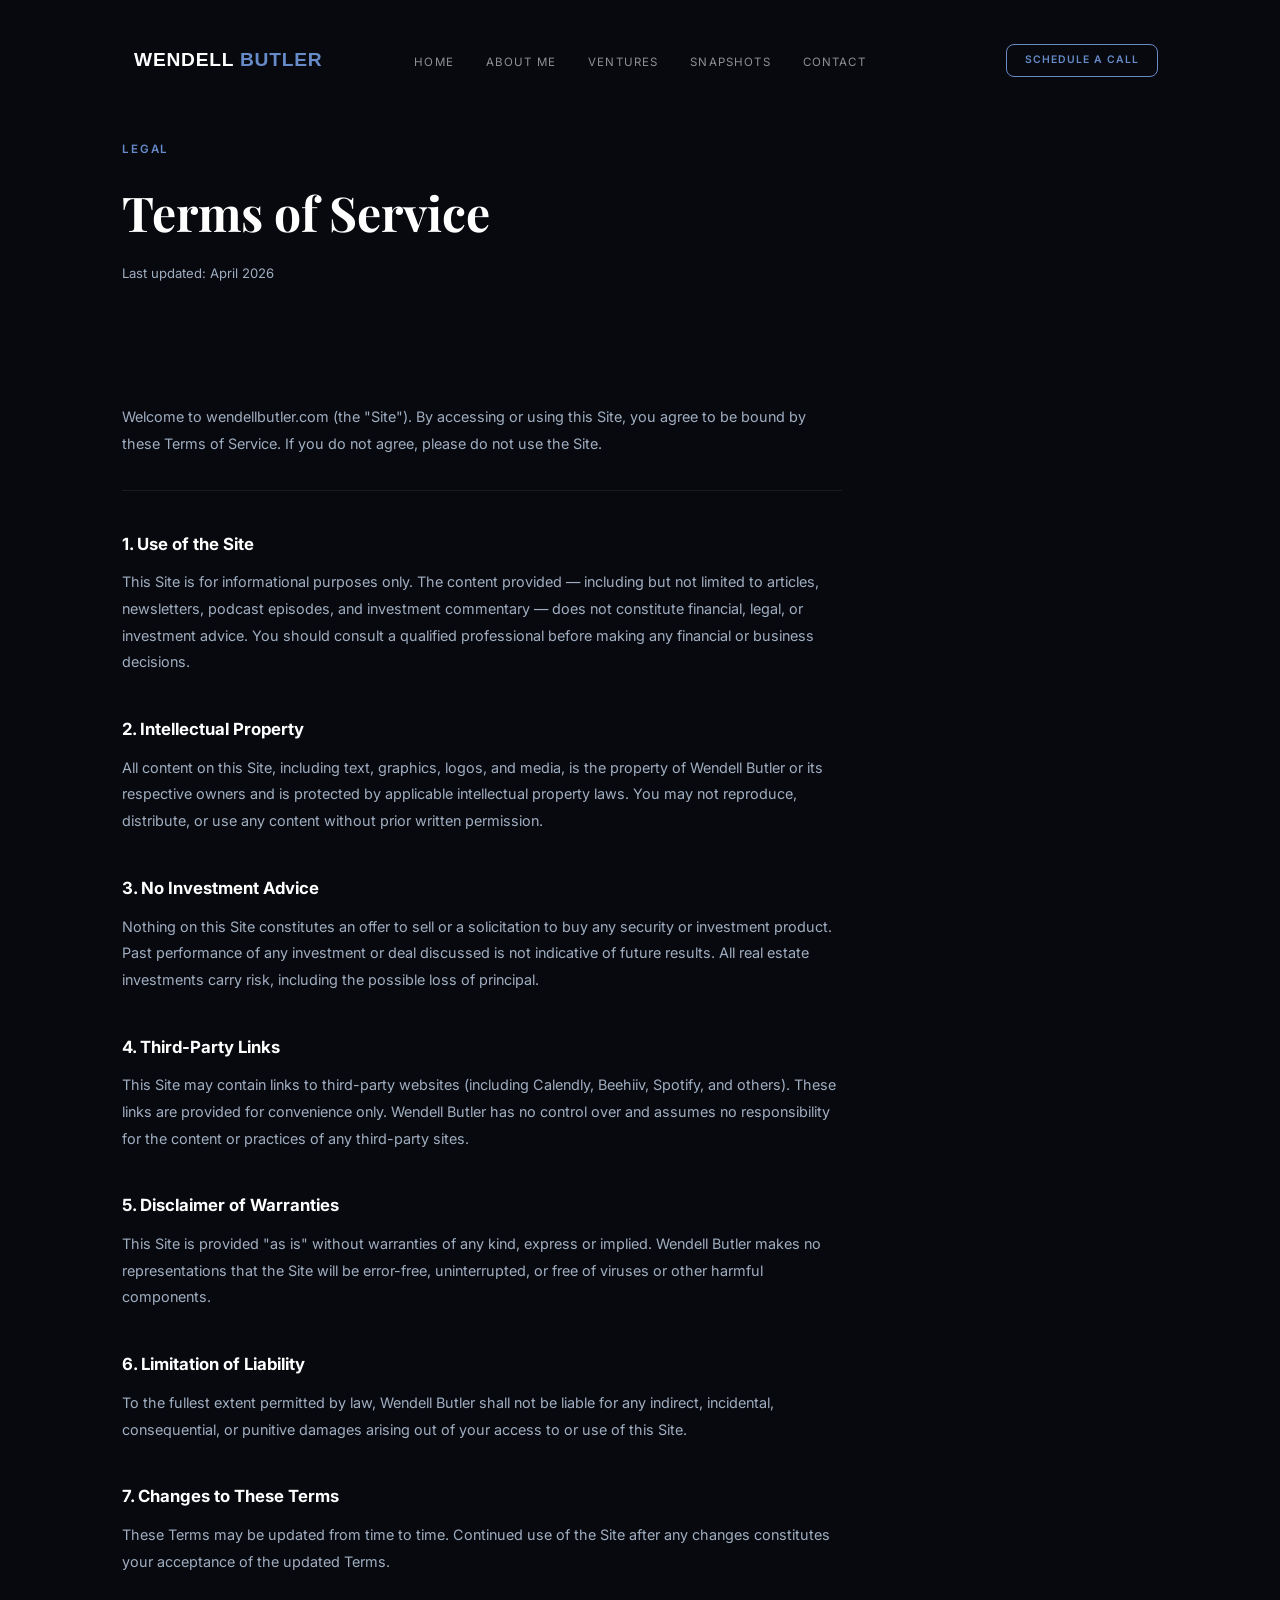
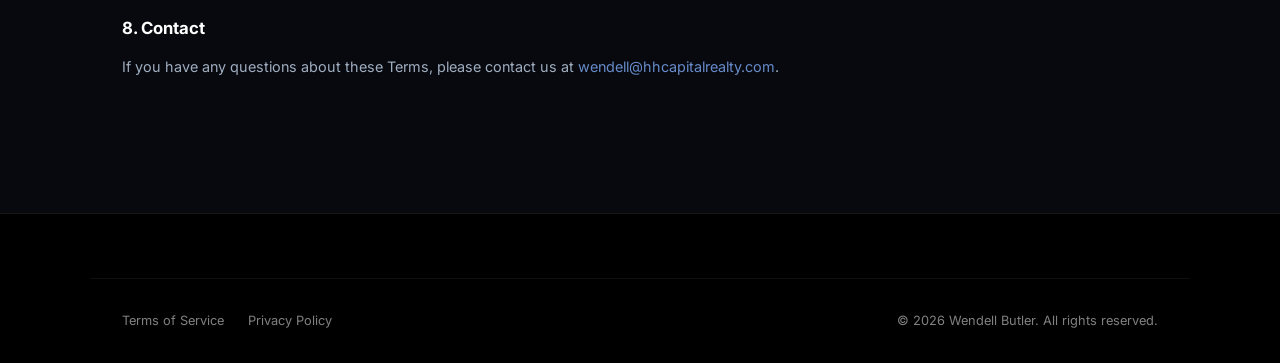
<file: terms.html>
<!DOCTYPE html>
<html lang="en">
<head>
  <meta charset="UTF-8" />
  <meta name="viewport" content="width=device-width, initial-scale=1.0" />
  <title>Terms of Service — Wendell Butler</title>
  <link rel="preconnect" href="https://fonts.googleapis.com" />
  <link rel="preconnect" href="https://fonts.gstatic.com" crossorigin />
  <link href="https://fonts.googleapis.com/css2?family=Inter:wght@400;500;600;700&family=Playfair+Display:wght@700&display=swap" rel="stylesheet" />
  <link rel="preload" href="smooth_fantasy (1)/Smooth Fantasy PersonalUseOnly.ttf" as="font" type="font/truetype" crossorigin="anonymous" />
  <link rel="stylesheet" href="style.css?v=139" />
  <style>
    .legal-hero {
      padding: 140px 0 60px;
      background: #07090f;
    }
    .legal-hero-label {
      font-size: 0.72rem;
      font-weight: 600;
      letter-spacing: 0.16em;
      text-transform: uppercase;
      color: #678bc9;
      margin-bottom: 1rem;
    }
    .legal-hero-title {
      font-family: 'Playfair Display', serif;
      font-size: clamp(2rem, 4vw, 3rem);
      font-weight: 700;
      color: var(--text);
      margin-bottom: 0.75rem;
    }
    .legal-hero-date {
      font-size: 0.82rem;
      color: var(--text-muted);
    }
    .legal-body {
      padding: 60px 0 120px;
      background: #07090f;
    }
    .legal-content {
      max-width: 720px;
    }
    .legal-content h2 {
      font-size: 1.05rem;
      font-weight: 700;
      color: var(--text);
      margin: 2.5rem 0 0.75rem;
    }
    .legal-content p,
    .legal-content li {
      font-size: 0.9rem;
      color: var(--text-muted);
      line-height: 1.85;
      margin-bottom: 0.75rem;
    }
    .legal-content ul {
      padding-left: 1.25rem;
      margin-bottom: 1rem;
    }
    .legal-content a {
      color: #678bc9;
    }
    .legal-divider {
      height: 1px;
      background: rgba(255,255,255,0.07);
      margin: 2rem 0;
    }
  </style>
</head>
<body>

  <!-- ===== NAV ===== -->
  <nav id="main-nav">
    <div class="container nav-inner">
      <a href="index.html" class="nav-logo">Wendell <span>Butler</span></a>
      <ul class="nav-links">
        <li><a href="index.html">Home</a></li>
        <li><a href="about.html">About Me</a></li>
        <li><a href="ventures.html">Ventures</a></li>
        <li><a href="snapshots.html">Snapshots</a></li>
        <li><a href="contact.html">Contact</a></li>
      </ul>
      <div class="nav-cta-wrap">
        <a href="https://calendly.com/wendell-butler" target="_blank" class="nav-cta">Schedule a Call</a>
        <button class="nav-hamburger" id="hamburger" aria-label="Open menu">
          <span></span><span></span><span></span>
        </button>
      </div>
    </div>
  </nav>

  <!-- ===== MOBILE MENU ===== -->
  <div class="mobile-menu" id="mobile-menu">
    <button class="mobile-close" id="mobile-close" aria-label="Close menu">✕</button>
    <a href="index.html">Home</a>
    <a href="about.html">About</a>
    <a href="ventures.html">Ventures</a>
    <a href="snapshots.html">Snapshots</a>
    <a href="contact.html">Contact</a>
  </div>

  <!-- ===== HERO ===== -->
  <div class="legal-hero">
    <div class="container">
      <p class="legal-hero-label">Legal</p>
      <h1 class="legal-hero-title">Terms of Service</h1>
      <p class="legal-hero-date">Last updated: April 2026</p>
    </div>
  </div>

  <!-- ===== CONTENT ===== -->
  <section class="legal-body">
    <div class="container">
      <div class="legal-content">

        <p>Welcome to wendellbutler.com (the "Site"). By accessing or using this Site, you agree to be bound by these Terms of Service. If you do not agree, please do not use the Site.</p>

        <div class="legal-divider"></div>

        <h2>1. Use of the Site</h2>
        <p>This Site is for informational purposes only. The content provided — including but not limited to articles, newsletters, podcast episodes, and investment commentary — does not constitute financial, legal, or investment advice. You should consult a qualified professional before making any financial or business decisions.</p>

        <h2>2. Intellectual Property</h2>
        <p>All content on this Site, including text, graphics, logos, and media, is the property of Wendell Butler or its respective owners and is protected by applicable intellectual property laws. You may not reproduce, distribute, or use any content without prior written permission.</p>

        <h2>3. No Investment Advice</h2>
        <p>Nothing on this Site constitutes an offer to sell or a solicitation to buy any security or investment product. Past performance of any investment or deal discussed is not indicative of future results. All real estate investments carry risk, including the possible loss of principal.</p>

        <h2>4. Third-Party Links</h2>
        <p>This Site may contain links to third-party websites (including Calendly, Beehiiv, Spotify, and others). These links are provided for convenience only. Wendell Butler has no control over and assumes no responsibility for the content or practices of any third-party sites.</p>

        <h2>5. Disclaimer of Warranties</h2>
        <p>This Site is provided "as is" without warranties of any kind, express or implied. Wendell Butler makes no representations that the Site will be error-free, uninterrupted, or free of viruses or other harmful components.</p>

        <h2>6. Limitation of Liability</h2>
        <p>To the fullest extent permitted by law, Wendell Butler shall not be liable for any indirect, incidental, consequential, or punitive damages arising out of your access to or use of this Site.</p>

        <h2>7. Changes to These Terms</h2>
        <p>These Terms may be updated from time to time. Continued use of the Site after any changes constitutes your acceptance of the updated Terms.</p>

        <h2>8. Contact</h2>
        <p>If you have any questions about these Terms, please contact us at <a href="mailto:wendell@hhcapitalrealty.com">wendell@hhcapitalrealty.com</a>.</p>

      </div>
    </div>
  </section>

  <!-- ===== FOOTER ===== -->
  <footer>
    <div class="container footer-bottom" style="border-top:1px solid rgba(255,255,255,0.06);padding-top:2rem;">
      <div class="footer-legal">
        <a href="terms.html" class="footer-legal-link">Terms of Service</a>
        <a href="privacy.html" class="footer-legal-link">Privacy Policy</a>
      </div>
      <p class="footer-copy">&copy; 2026 Wendell Butler. All rights reserved.</p>
    </div>
  </footer>

  <form id="contact-form" style="display:none;"></form>
  <script src="script.js?v=19"></script>
</body>
</html>
</file>
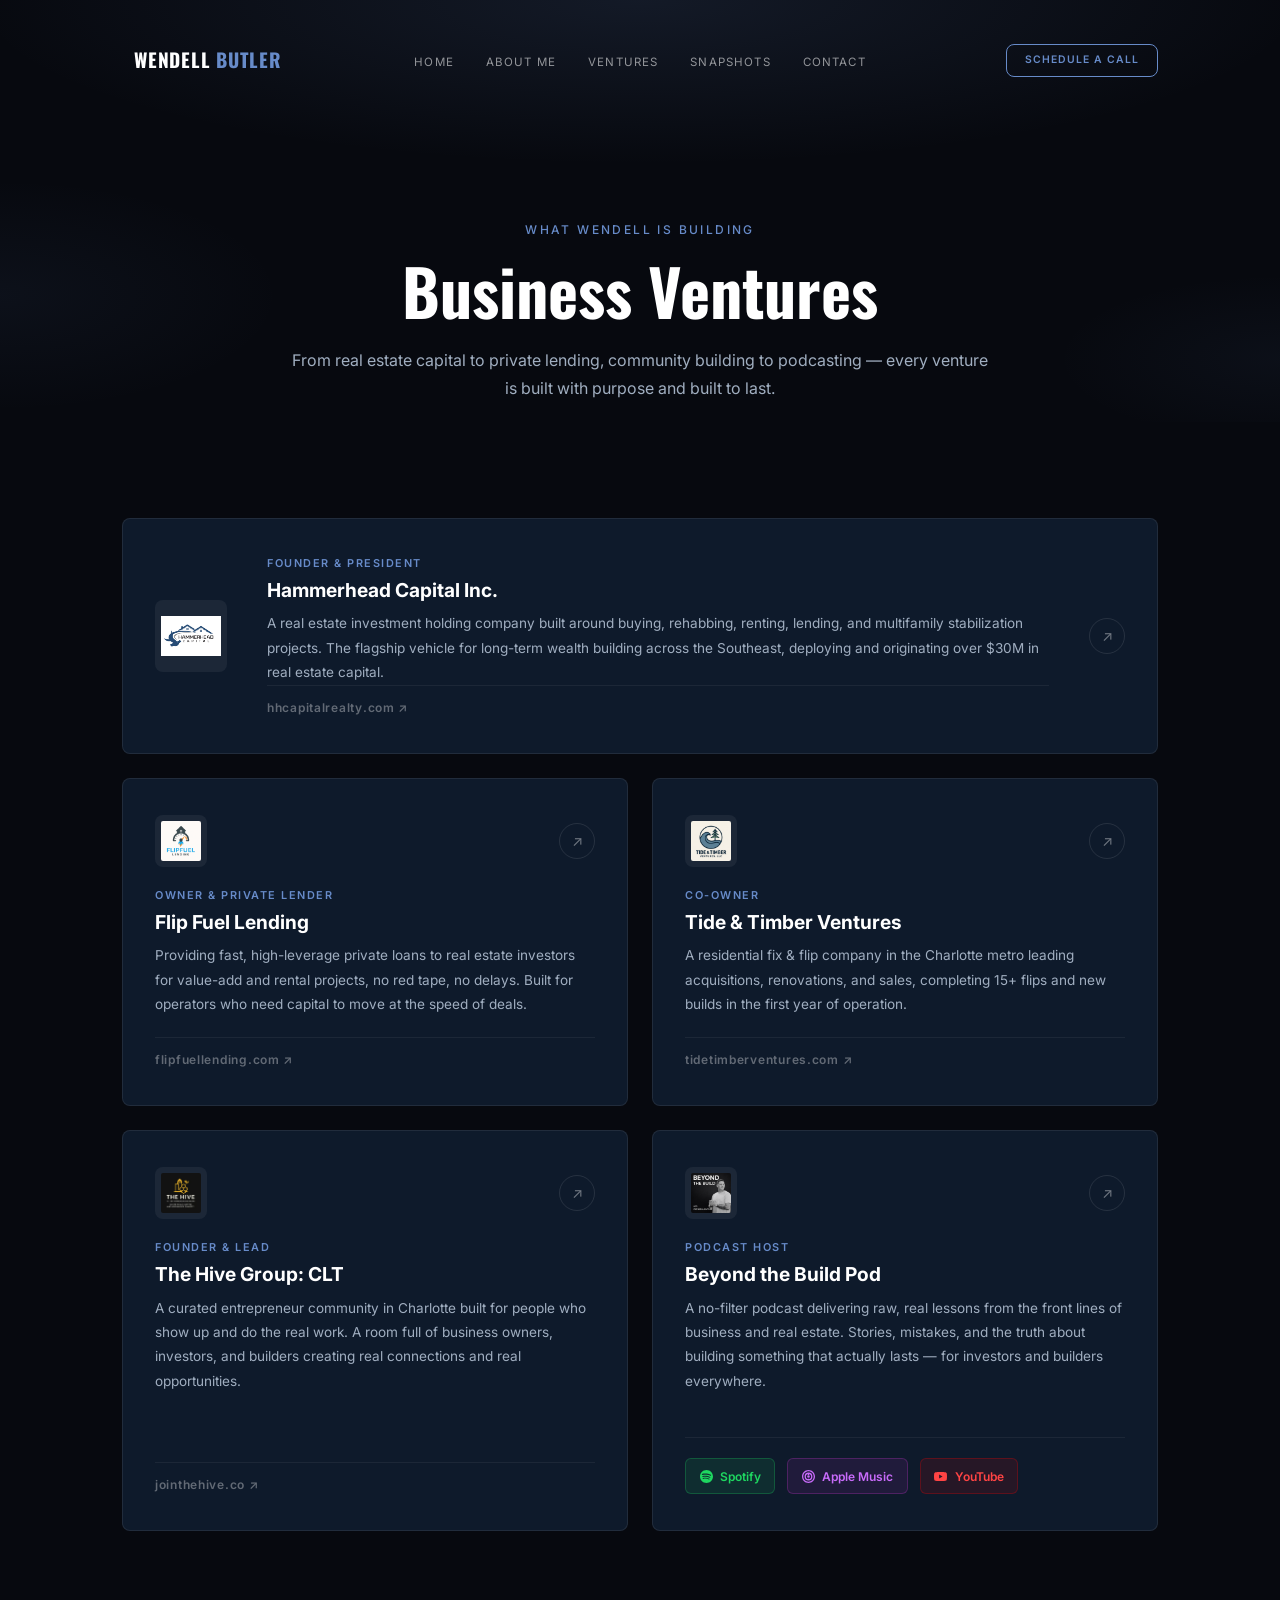
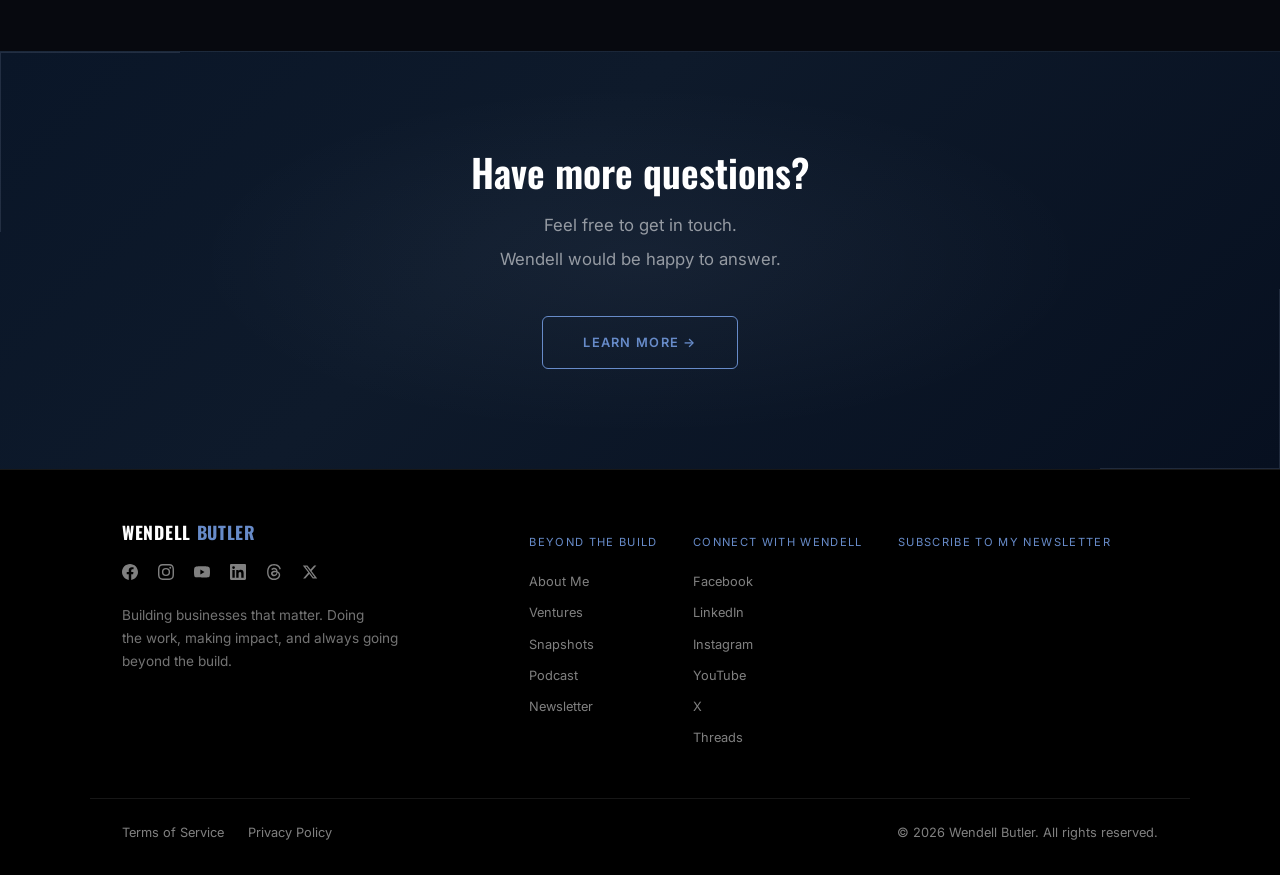
<file: ventures.html>
<!DOCTYPE html>
<html lang="en">
<head>
  <meta charset="UTF-8" />
  <meta name="viewport" content="width=device-width, initial-scale=1.0" />
  <title>Ventures — Wendell Butler</title>
  <meta name="description" content="Explore Wendell Butler's business ventures — Hammerhead Capital, Flip Fuel Lending, Tide & Timber Ventures, The Hive Group, and Beyond the Build Pod." />

  <link rel="preconnect" href="https://fonts.googleapis.com" />
  <link rel="preconnect" href="https://fonts.gstatic.com" crossorigin />
  <link href="https://fonts.googleapis.com/css2?family=Inter:wght@400;500;600;700&family=Oswald:wght@400;500;600;700&family=Playfair+Display:wght@700&display=swap" rel="stylesheet" />
  <link rel="preload" href="smooth_fantasy (1)/Smooth Fantasy PersonalUseOnly.ttf" as="font" type="font/truetype" crossorigin="anonymous" />
  <link rel="stylesheet" href="style.css?v=206" />

  <style>
    /* ===== PAGE HERO ===== */
    .ventures-page-hero {
      padding: 220px 0 20px;
      background: #07090f;
      background-image:
        radial-gradient(ellipse 80% 60% at 50% 0%, rgba(103,139,201,0.13) 0%, transparent 65%),
        radial-gradient(ellipse 40% 50% at 0% 70%, rgba(103,139,201,0.06) 0%, transparent 55%),
        radial-gradient(ellipse 35% 40% at 100% 85%, rgba(103,139,201,0.05) 0%, transparent 50%);
      text-align: center;
    }

    .ventures-page-hero-title {
      font-family: 'Playfair Display', serif;
      font-size: clamp(2.5rem, 5vw, 4rem);
      font-weight: 700;
      color: var(--text);
      line-height: 1.1;
      margin-bottom: 1.25rem;
    }

    .ventures-page-hero-sub {
      font-size: 1rem;
      color: var(--text-muted);
      max-width: 900px;
      margin: 0 auto;
      line-height: 1.75;
    }

    /* ===== VENTURE CARDS GRID ===== */
    .ventures-page-section {
      padding: 40px 0 120px;
      background: #07090f;
    }

    .ventures-page-grid {
      display: grid;
      grid-template-columns: repeat(2, 1fr);
      gap: 1.5rem;
      margin-top: 3.5rem;
    }

    .venture-page-card {
      background: #0e1a2b;
      border: 1px solid rgba(255,255,255,0.08);
      border-radius: 8px;
      padding: 2.25rem 2rem;
      display: flex;
      flex-direction: column;
      gap: 1.25rem;
      transition: border-color 0.25s ease, background 0.25s ease, transform 0.25s ease;
      position: relative;
      text-decoration: none;
    }

    .venture-page-card::before {
      content: '';
      position: absolute;
      top: 0; left: 0; right: 0;
      height: 2px;
      background: linear-gradient(90deg, transparent, rgba(103,139,201,0.5), transparent);
      opacity: 0;
      transition: opacity 0.3s ease;
    }

    .venture-page-card:hover {
      border-color: rgba(103,139,201,0.3);
      background: rgba(103,139,201,0.04);
      transform: translateY(-3px);
    }

    .venture-page-card:hover::before {
      opacity: 1;
    }

    .venture-card-top {
      display: flex;
      align-items: center;
      justify-content: space-between;
      gap: 1rem;
    }

    .venture-card-logo {
      width: 52px;
      height: 52px;
      object-fit: contain;
      border-radius: 8px;
      background: rgba(255,255,255,0.06);
      padding: 6px;
    }

    .venture-card-arrow {
      width: 36px;
      height: 36px;
      border-radius: 50%;
      border: 1px solid rgba(255,255,255,0.1);
      display: flex;
      align-items: center;
      justify-content: center;
      color: rgba(255,255,255,0.4);
      font-size: 0.9rem;
      transition: border-color 0.2s, color 0.2s;
      flex-shrink: 0;
    }

    .venture-page-card:hover .venture-card-arrow {
      border-color: #678bc9;
      color: #678bc9;
    }

    .venture-card-role {
      font-size: 0.68rem;
      font-weight: 600;
      letter-spacing: 0.14em;
      text-transform: uppercase;
      color: #678bc9;
      margin-bottom: 0.35rem;
    }

    .venture-card-name {
      font-size: 1.2rem;
      font-weight: 700;
      color: var(--text);
      line-height: 1.25;
      margin-bottom: 0.6rem;
    }

    .venture-card-desc {
      font-size: 0.85rem;
      color: var(--text-muted);
      line-height: 1.8;
    }

    .venture-card-link {
      font-size: 0.75rem;
      font-weight: 600;
      color: rgba(255,255,255,0.35);
      letter-spacing: 0.06em;
      margin-top: auto;
      padding-top: 0.75rem;
      border-top: 1px solid rgba(255,255,255,0.06);
    }

    /* Featured card (full width) */
    .venture-page-card.featured {
      grid-column: 1 / -1;
      flex-direction: row;
      align-items: center;
      gap: 2.5rem;
    }

    .venture-page-card.featured .venture-card-logo {
      width: 72px;
      height: 72px;
      flex-shrink: 0;
    }

    .venture-page-card.featured .venture-card-body {
      flex: 1;
    }

    @media (max-width: 760px) {
      .ventures-page-grid {
        grid-template-columns: 1fr;
      }
      .venture-page-card.featured {
        flex-direction: column;
        align-items: flex-start;
        gap: 1.25rem;
      }
    }
  </style>
</head>
<body>

  <!-- ===== NAV ===== -->
  <nav id="main-nav">
    <div class="container nav-inner">
      <a href="index.html" class="nav-logo">Wendell <span>Butler</span></a>
      <ul class="nav-links">
        <li><a href="index.html">Home</a></li>
        <li><a href="about.html">About Me</a></li>
        <li><a href="ventures.html">Ventures</a></li>
        <li><a href="snapshots.html">Snapshots</a></li>
        <li><a href="contact.html">Contact</a></li>
      </ul>
      <div class="nav-cta-wrap">
        <a href="https://calendly.com/wendell-butler" target="_blank" class="nav-cta">Schedule a Call</a>
        <button class="nav-hamburger" id="hamburger" aria-label="Open menu">
          <span></span><span></span><span></span>
        </button>
      </div>
    </div>
  </nav>

  <!-- ===== MOBILE MENU ===== -->
  <div class="mobile-menu" id="mobile-menu">
    <button class="mobile-close" id="mobile-close" aria-label="Close menu">✕</button>
    <a href="index.html">Home</a>
    <a href="about.html">About</a>
    <a href="ventures.html">Ventures</a>
    <a href="snapshots.html">Snapshots</a>
    <a href="contact.html">Contact</a>
  </div>

  <!-- ===== PAGE HERO ===== -->
  <div class="ventures-page-hero">
    <div class="container">
      <div class="reveal">
        <p class="section-label" style="color:#678bc9;">What Wendell Is Building</p>
        <h1 class="ventures-page-hero-title" style="font-family:'Oswald',sans-serif;font-weight:700;">Business Ventures</h1>
        <p class="ventures-page-hero-sub">From real estate capital to private lending, community building to podcasting — every venture<br>is built with purpose and built to last.</p>
      </div>
    </div>
  </div>

  <!-- ===== VENTURES GRID ===== -->
  <section class="ventures-page-section">
    <div class="container">

      <div class="ventures-page-grid stagger-parent">

        <!-- Hammerhead Capital — Featured -->
        <a href="https://www.hhcapitalrealty.com/" target="_blank" rel="noopener" class="venture-page-card featured reveal">
          <img src="Hammerhead Capital Inc.jpg" alt="Hammerhead Capital Inc." class="venture-card-logo" />
          <div class="venture-card-body">
            <p class="venture-card-role">Founder &amp; President</p>
            <h2 class="venture-card-name">Hammerhead Capital Inc.</h2>
            <p class="venture-card-desc">A real estate investment holding company built around buying, rehabbing, renting, lending, and multifamily stabilization projects. The flagship vehicle for long-term wealth building across the Southeast, deploying and originating over $30M in real estate capital.</p>
            <p class="venture-card-link">hhcapitalrealty.com ↗</p>
          </div>
          <div class="venture-card-arrow">↗</div>
        </a>

        <!-- Flip Fuel Lending -->
        <a href="https://flipfuellending.com/" target="_blank" rel="noopener" class="venture-page-card reveal">
          <div class="venture-card-top">
            <img src="Flip Fuel Lending.jpg" alt="Flip Fuel Lending" class="venture-card-logo" />
            <div class="venture-card-arrow">↗</div>
          </div>
          <div>
            <p class="venture-card-role">Owner &amp; Private Lender</p>
            <h2 class="venture-card-name">Flip Fuel Lending</h2>
            <p class="venture-card-desc">Providing fast, high-leverage private loans to real estate investors for value-add and rental projects, no red tape, no delays. Built for operators who need capital to move at the speed of deals.</p>
          </div>
          <p class="venture-card-link">flipfuellending.com ↗</p>
        </a>

        <!-- Tide & Timber Ventures -->
        <a href="https://www.tidetimberventures.com/" target="_blank" rel="noopener" class="venture-page-card reveal">
          <div class="venture-card-top">
            <img src="Tide & Timber Ventures.avif" alt="Tide & Timber Ventures" class="venture-card-logo" />
            <div class="venture-card-arrow">↗</div>
          </div>
          <div>
            <p class="venture-card-role">Co-Owner</p>
            <h2 class="venture-card-name">Tide &amp; Timber Ventures</h2>
            <p class="venture-card-desc">A residential fix &amp; flip company in the Charlotte metro leading acquisitions, renovations, and sales, completing 15+ flips and new builds in the first year of operation.</p>
          </div>
          <p class="venture-card-link">tidetimberventures.com ↗</p>
        </a>

        <!-- The Hive Group -->
        <a href="https://jointhehive.co/" target="_blank" rel="noopener" class="venture-page-card reveal">
          <div class="venture-card-top">
            <img src="The Hive.avif" alt="The Hive Group: CLT" class="venture-card-logo" />
            <div class="venture-card-arrow">↗</div>
          </div>
          <div>
            <p class="venture-card-role">Founder &amp; Lead</p>
            <h2 class="venture-card-name">The Hive Group: CLT</h2>
            <p class="venture-card-desc">A curated entrepreneur community in Charlotte built for people who show up and do the real work. A room full of business owners, investors, and builders creating real connections and real opportunities.</p>
          </div>
          <p class="venture-card-link">jointhehive.co ↗</p>
        </a>

        <!-- Beyond the Build Pod -->
        <div class="venture-page-card reveal" style="cursor:default;">
          <div class="venture-card-top">
            <img src="Beyond the Build Pod.png" alt="Beyond the Build Pod" class="venture-card-logo" />
            <div class="venture-card-arrow">↗</div>
          </div>
          <div>
            <p class="venture-card-role">Podcast Host</p>
            <h2 class="venture-card-name">Beyond the Build Pod</h2>
            <p class="venture-card-desc">A no-filter podcast delivering raw, real lessons from the front lines of business and real estate. Stories, mistakes, and the truth about building something that actually lasts — for investors and builders everywhere.</p>
          </div>
          <div style="display:flex;align-items:center;gap:0.75rem;margin-top:1.5rem;flex-wrap:wrap;border-top:1px solid rgba(255,255,255,0.06);padding-top:1.25rem;">
            <a href="https://open.spotify.com/show/4e8B5ZI75I6wzo6FFw55yo?si=LSz9c7XITAKjXEYimFXypA&nd=1&dlsi=088384b23cd54b41" target="_blank" rel="noopener" style="display:inline-flex;align-items:center;gap:0.45rem;background:rgba(30,215,96,0.1);border:1px solid rgba(30,215,96,0.25);border-radius:6px;padding:0.45rem 0.85rem;text-decoration:none;color:#1ed760;font-size:0.75rem;font-weight:600;">
              <svg width="13" height="13" viewBox="0 0 168 168" fill="#1ed760"><path d="M84 0C37.6 0 0 37.6 0 84s37.6 84 84 84 84-37.6 84-84S130.4 0 84 0zm38.6 121.2c-1.5 2.5-4.8 3.3-7.3 1.7-20-12.2-45.2-15-74.9-8.2-2.9.7-5.7-1.1-6.4-4-.7-2.9 1.1-5.7 4-6.4 32.5-7.4 60.4-4.2 82.9 9.5 2.5 1.5 3.3 4.8 1.7 7.4zm10.3-22.9c-1.9 3.1-5.9 4-9 2.1-22.9-14.1-57.8-18.2-84.9-9.9-3.5 1.1-7.2-.9-8.3-4.4-1.1-3.5.9-7.2 4.4-8.3 30.9-9.4 69.3-4.8 95.7 11.5 3.1 1.9 4 5.9 2.1 9zm.9-23.8c-27.5-16.3-72.9-17.8-99.2-9.8-4.2 1.3-8.7-1.1-10-5.3-1.3-4.2 1.1-8.7 5.3-10C58 40.4 107.9 42.2 139.7 60.8c3.8 2.2 5 7.1 2.8 10.9-2.2 3.7-7.1 5-10.7 2.8z"/></svg>
              Spotify
            </a>
            <a href="https://podcasts.apple.com/us/podcast/beyond-the-build-with-wendell-butler/id1784328740" target="_blank" rel="noopener" style="display:inline-flex;align-items:center;gap:0.45rem;background:rgba(252,60,254,0.08);border:1px solid rgba(252,60,254,0.2);border-radius:6px;padding:0.45rem 0.85rem;text-decoration:none;color:#c86bfa;font-size:0.75rem;font-weight:600;">
              <svg width="13" height="13" viewBox="0 0 24 24" fill="#c86bfa"><path d="M12 0C5.372 0 0 5.372 0 12s5.372 12 12 12 12-5.372 12-12S18.628 0 12 0zm0 2.4c5.3 0 9.6 4.3 9.6 9.6s-4.3 9.6-9.6 9.6S2.4 17.3 2.4 12 6.7 2.4 12 2.4zm0 2.4a7.2 7.2 0 100 14.4A7.2 7.2 0 0012 4.8zm0 2.4a4.8 4.8 0 110 9.6 4.8 4.8 0 010-9.6zm0 2.4a2.4 2.4 0 100 4.8 2.4 2.4 0 000-4.8zm-1.2 6.5v2.7h2.4v-2.7a4.82 4.82 0 01-2.4 0zm0-9.6v2.7a4.82 4.82 0 012.4 0V6.5h-2.4z"/></svg>
              Apple Music
            </a>
            <a href="https://www.youtube.com/@beyondthebuildpod" target="_blank" rel="noopener" style="display:inline-flex;align-items:center;gap:0.45rem;background:rgba(255,0,0,0.1);border:1px solid rgba(255,0,0,0.25);border-radius:6px;padding:0.45rem 0.85rem;text-decoration:none;color:#ff4444;font-size:0.75rem;font-weight:600;">
              <svg width="13" height="13" viewBox="0 0 24 24" fill="#ff4444"><path d="M23.5 6.2a3 3 0 00-2.1-2.1C19.5 3.5 12 3.5 12 3.5s-7.5 0-9.4.6a3 3 0 00-2.1 2.1C0 8.1 0 12 0 12s0 3.9.5 5.8a3 3 0 002.1 2.1c1.9.6 9.4.6 9.4.6s7.5 0 9.4-.6a3 3 0 002.1-2.1C24 15.9 24 12 24 12s0-3.9-.5-5.8zM9.5 15.6V8.4l6.3 3.6-6.3 3.6z"/></svg>
              YouTube
            </a>
          </div>
        </div>

      </div>
    </div>
  </section>

  <!-- ===== CTA BLOCK ===== -->
  <section style="
    background: linear-gradient(135deg, #0a1628 0%, #0e1a2b 40%, #071020 100%);
    padding: 100px 0;
    position: relative;
    overflow: hidden;
    border-top: 1px solid rgba(202,220,252,0.08);
  ">
    <!-- Corner accent lines -->
    <div style="position:absolute;top:0;left:0;width:180px;height:180px;border-top:1px solid rgba(202,220,252,0.12);border-left:1px solid rgba(202,220,252,0.12);pointer-events:none;"></div>
    <div style="position:absolute;bottom:0;right:0;width:180px;height:180px;border-bottom:1px solid rgba(202,220,252,0.12);border-right:1px solid rgba(202,220,252,0.12);pointer-events:none;"></div>
    <!-- Radial glow center -->
    <div style="position:absolute;inset:0;pointer-events:none;background:radial-gradient(ellipse 50% 60% at 50% 50%, rgba(202,220,252,0.05) 0%, transparent 70%);"></div>

    <div class="container" style="position:relative;z-index:1;text-align:center;">
      <h2 style="font-family:'Oswald',sans-serif;font-size:clamp(1.75rem,3vw,2.5rem);font-weight:600;color:#ffffff;line-height:1.05;margin-bottom:1.25rem;">Have more questions?</h2>
      <p style="font-size:1.05rem;color:rgba(255,255,255,0.55);margin-bottom:0.4rem;">Feel free to get in touch.</p>
      <p style="font-size:1.05rem;color:rgba(255,255,255,0.55);margin-bottom:2.75rem;">Wendell would be happy to answer.</p>
      <a href="contact.html" style="display:inline-flex;align-items:center;gap:0.6rem;font-size:0.8rem;font-weight:600;letter-spacing:0.1em;text-transform:uppercase;padding:0.95rem 2.5rem;border:1.5px solid #678bc9;border-radius:6px;color:#678bc9;text-decoration:none;background:transparent;transition:background 0.25s,color 0.25s;" onmouseover="this.style.background='rgba(202,220,252,0.08)'" onmouseout="this.style.background='transparent'">
        Learn More →
      </a>
    </div>
  </section>

  <!-- ===== FOOTER ===== -->
  <footer>
    <div class="container footer-top">
      <div class="footer-brand">
        <div class="footer-logo">Wendell <span>Butler</span></div>
        <div class="footer-social-icons" style="margin-top:1rem;">
          <a href="https://www.facebook.com/wendellpbutleriv" target="_blank" class="footer-icon" aria-label="Facebook">
            <svg width="16" height="16" viewBox="0 0 24 24" fill="currentColor"><path d="M24 12.073c0-6.627-5.373-12-12-12s-12 5.373-12 12c0 5.99 4.388 10.954 10.125 11.854v-8.385H7.078v-3.47h3.047V9.43c0-3.007 1.792-4.669 4.533-4.669 1.312 0 2.686.235 2.686.235v2.953H15.83c-1.491 0-1.956.925-1.956 1.874v2.25h3.328l-.532 3.47h-2.796v8.385C19.612 23.027 24 18.062 24 12.073z"/></svg>
          </a>
          <a href="https://www.instagram.com/wendellpbutleriv/" target="_blank" class="footer-icon" aria-label="Instagram">
            <svg width="16" height="16" viewBox="0 0 24 24" fill="currentColor"><path d="M12 2.163c3.204 0 3.584.012 4.85.07 3.252.148 4.771 1.691 4.919 4.919.058 1.265.069 1.645.069 4.849 0 3.205-.012 3.584-.069 4.849-.149 3.225-1.664 4.771-4.919 4.919-1.266.058-1.644.07-4.85.07-3.204 0-3.584-.012-4.849-.07-3.26-.149-4.771-1.699-4.919-4.92-.058-1.265-.07-1.644-.07-4.849 0-3.204.013-3.583.07-4.849.149-3.227 1.664-4.771 4.919-4.919 1.266-.057 1.645-.069 4.849-.069zM12 0C8.741 0 8.333.014 7.053.072 2.695.272.273 2.69.073 7.052.014 8.333 0 8.741 0 12c0 3.259.014 3.668.072 4.948.2 4.358 2.618 6.78 6.98 6.98C8.333 23.986 8.741 24 12 24c3.259 0 3.668-.014 4.948-.072 4.354-.2 6.782-2.618 6.979-6.98.059-1.28.073-1.689.073-4.948 0-3.259-.014-3.667-.072-4.947-.196-4.354-2.617-6.78-6.979-6.98C15.668.014 15.259 0 12 0zm0 5.838a6.162 6.162 0 100 12.324 6.162 6.162 0 000-12.324zM12 16a4 4 0 110-8 4 4 0 010 8zm6.406-11.845a1.44 1.44 0 100 2.881 1.44 1.44 0 000-2.881z"/></svg>
          </a>
          <a href="https://www.youtube.com/@beyondthebuildpod" target="_blank" class="footer-icon" aria-label="YouTube">
            <svg width="16" height="16" viewBox="0 0 24 24" fill="currentColor"><path d="M23.498 6.186a3.016 3.016 0 00-2.122-2.136C19.505 3.545 12 3.545 12 3.545s-7.505 0-9.377.505A3.017 3.017 0 00.502 6.186C0 8.07 0 12 0 12s0 3.93.502 5.814a3.016 3.016 0 002.122 2.136c1.871.505 9.376.505 9.376.505s7.505 0 9.377-.505a3.015 3.015 0 002.122-2.136C24 15.93 24 12 24 12s0-3.93-.502-5.814zM9.545 15.568V8.432L15.818 12l-6.273 3.568z"/></svg>
          </a>
          <a href="https://www.linkedin.com/in/wendellpbutleriv/" target="_blank" class="footer-icon" aria-label="LinkedIn">
            <svg width="16" height="16" viewBox="0 0 24 24" fill="currentColor"><path d="M20.447 20.452h-3.554v-5.569c0-1.328-.027-3.037-1.852-3.037-1.853 0-2.136 1.445-2.136 2.939v5.667H9.351V9h3.414v1.561h.046c.477-.9 1.637-1.85 3.37-1.85 3.601 0 4.267 2.37 4.267 5.455v6.286zM5.337 7.433a2.062 2.062 0 01-2.063-2.065 2.064 2.064 0 112.063 2.065zm1.782 13.019H3.555V9h3.564v11.452zM22.225 0H1.771C.792 0 0 .774 0 1.729v20.542C0 23.227.792 24 1.771 24h20.451C23.2 24 24 23.227 24 22.271V1.729C24 .774 23.2 0 22.222 0h.003z"/></svg>
          </a>
          <a href="https://www.threads.com/@wendellpbutleriv" target="_blank" class="footer-icon" aria-label="Threads">
            <svg width="16" height="16" viewBox="0 0 192 192" fill="currentColor"><path d="M141.537 88.988a66.667 66.667 0 00-2.518-1.143c-1.482-27.307-16.403-42.94-41.457-43.1h-.34c-14.986 0-27.449 6.396-35.12 18.036l13.779 9.452c5.73-8.695 14.724-10.548 21.348-10.548h.229c8.249.053 14.474 2.452 18.503 7.129 2.932 3.405 4.893 8.111 5.864 14.05-7.314-1.243-15.224-1.626-23.68-1.14-23.82 1.371-39.134 15.264-38.105 34.568.522 9.792 5.4 18.216 13.735 23.719 7.047 4.652 16.124 6.927 25.557 6.412 12.458-.683 22.231-5.436 29.049-14.127 5.178-6.6 8.452-15.153 9.899-25.93 5.937 3.583 10.337 8.298 12.767 13.966 4.132 9.635 4.373 25.468-8.546 38.376-11.319 11.308-24.925 16.2-45.488 16.351-22.809-.169-40.06-7.484-51.275-21.742C35.236 139.966 29.808 120.682 29.605 96c.203-24.682 5.63-43.966 16.133-57.317C56.954 24.425 74.204 17.11 97.013 16.94c22.975.17 40.526 7.52 52.171 21.847 5.71 7.026 10.015 15.86 12.853 26.162l16.147-4.308c-3.44-12.68-8.853-23.606-16.219-32.668C147.036 9.607 125.202.195 97.07 0h-.113C68.882.195 47.292 9.642 32.788 28.08 19.882 44.485 13.224 67.315 13.001 96c.223 28.685 6.88 51.515 19.787 67.92 14.504 18.438 36.094 27.885 64.173 28.08h.113c24.96-.173 42.554-6.708 57.048-21.189 18.963-18.945 18.392-42.692 12.142-57.27-4.484-10.454-13.033-18.945-24.728-24.553zm-39.29 40.18c-10.442.571-21.3-4.104-21.837-14.128-.395-7.442 5.296-15.745 22.461-16.735 1.966-.113 3.895-.169 5.79-.169 6.235 0 12.068.606 17.354 1.765-1.974 24.55-13.754 28.713-23.768 29.267z"/></svg>
          </a>
          <a href="https://x.com/wendellbutleriv" target="_blank" class="footer-icon" aria-label="X">
            <svg width="16" height="16" viewBox="0 0 24 24" fill="currentColor"><path d="M18.244 2.25h3.308l-7.227 8.26 8.502 11.24H16.17l-5.214-6.817L4.99 21.75H1.68l7.73-8.835L1.254 2.25H8.08l4.713 5.88zm-1.161 17.52h1.833L7.084 4.126H5.117z"/></svg>
          </a>
        </div>
        <p class="footer-tagline" style="margin-top:1rem;">Building businesses that matter. Doing<br>the work, making impact, and always going<br>beyond the build.</p>
      </div>
      <div class="footer-nav" style="transform:translateX(4rem);">
        <p class="footer-nav-title">Beyond the Build</p>
        <ul class="footer-links">
          <li><a href="about.html">About Me</a></li>
          <li><a href="ventures.html">Ventures</a></li>
          <li><a href="snapshots.html">Snapshots</a></li>
          <li><a href="https://open.spotify.com/show/4e8B5ZI75I6wzo6FFw55yo?si=0d87d9c12abb416c" target="_blank">Podcast</a></li>
          <li><a href="https://wendellbutler.beehiiv.com/subscribe" target="_blank">Newsletter</a></li>
        </ul>
      </div>
      <div class="footer-nav" style="transform:translateX(2rem);">
        <p class="footer-nav-title">Connect with Wendell</p>
        <ul class="footer-links">
          <li><a href="https://www.facebook.com/wendellpbutleriv" target="_blank">Facebook</a></li>
          <li><a href="https://www.linkedin.com/in/wendellpbutleriv/" target="_blank">LinkedIn</a></li>
          <li><a href="https://www.instagram.com/wendellpbutleriv/" target="_blank">Instagram</a></li>
          <li><a href="https://www.youtube.com/@beyondthebuildpod" target="_blank">YouTube</a></li>
          <li><a href="https://x.com/wendellbutleriv" target="_blank">X</a></li>
          <li><a href="https://www.threads.com/@wendellpbutleriv" target="_blank">Threads</a></li>
        </ul>
      </div>
      <div class="footer-newsletter">
        <p class="footer-nav-title">Subscribe to My Newsletter</p>
        <script async src="https://subscribe-forms.beehiiv.com/embed.js"></script>
        <iframe src="https://subscribe-forms.beehiiv.com/316bcc62-9cb6-4165-9828-1ddf9796481d" class="beehiiv-embed" data-test-id="beehiiv-embed" frameborder="0" scrolling="no" style="width: 246px; height: 46px; margin: 0; border-radius: 0px !important; background-color: transparent; box-shadow: 0 0 #0000; max-width: 100%;"></iframe>
      </div>
    </div>
    <div class="container footer-bottom">
      <div class="footer-legal">
        <a href="terms.html" class="footer-legal-link">Terms of Service</a>
        <a href="privacy.html" class="footer-legal-link">Privacy Policy</a>
      </div>
      <p class="footer-copy">&copy; 2026 Wendell Butler. All rights reserved.</p>
    </div>
  </footer>

  <script src="script.js?v=21"></script>
</body>
</html>
</file>
<file: style.css>
/* ===== CUSTOM FONTS ===== */
@font-face {
  font-family: 'Smooth Fantasy';
  src: url('smooth_fantasy (1)/Smooth Fantasy PersonalUseOnly.ttf') format('truetype');
  font-weight: normal;
  font-style: normal;
  font-display: block;
}

/* ===== RESET & BASE ===== */
*, *::before, *::after {
  box-sizing: border-box;
  margin: 0;
  padding: 0;
}

:root {
  --bg: #07090f;
  --bg-card: rgba(255, 255, 255, 0.04);
  --bg-card-hover: rgba(255, 255, 255, 0.07);
  --border: rgba(255, 255, 255, 0.09);
  --accent: #ffffff;
  --accent-dim: rgba(255, 255, 255, 0.08);
  --text: #ffffff;
  --text-muted: #a0aec0;
  --text-subtle: #4a5a6e;
  --radius: 8px;
  --transition: 0.3s ease;
  --max-width: 1100px;
}

html {
  scroll-behavior: smooth;
  font-size: 16px;
}

body {
  background-color: var(--bg);
  background-image:
    radial-gradient(ellipse 90% 55% at 50% 0%, rgba(103, 139, 201, 0.07) 0%, transparent 60%),
    radial-gradient(ellipse 60% 40% at 0% 60%, rgba(255, 255, 255, 0.03) 0%, transparent 55%),
    radial-gradient(ellipse 50% 35% at 100% 80%, rgba(103, 139, 201, 0.04) 0%, transparent 50%);
  background-attachment: fixed;
  color: var(--text);
  font-family: 'Inter', sans-serif;
  line-height: 1.6;
  -webkit-font-smoothing: antialiased;
}

a {
  color: inherit;
  text-decoration: none;
}

img {
  max-width: 100%;
  display: block;
}

/* ===== UTILITY ===== */
.container {
  max-width: var(--max-width);
  margin: 0 auto;
  padding: 0 2rem;
}


.section {
  padding: 100px 0;
}

.section-label {
  font-size: 0.75rem;
  letter-spacing: 0.2em;
  text-transform: uppercase;
  color: var(--accent);
  font-weight: 500;
  margin-bottom: 1rem;
}

.section-title {
  font-family: 'Playfair Display', serif;
  font-size: clamp(2rem, 4vw, 3rem);
  font-weight: 700;
  line-height: 1.15;
  color: var(--text);
  margin-bottom: 1.5rem;
}

.divider {
  width: 48px;
  height: 2px;
  background: #678bc9;
  margin-bottom: 2.5rem;
}

/* ===== SCROLL REVEAL ===== */
.reveal {
  opacity: 0;
  transform: translateY(28px);
  transition: opacity 0.65s ease, transform 0.65s ease;
}

.reveal.visible {
  opacity: 1;
  transform: translateY(0);
}

/* ===== NAV ===== */
nav {
  position: fixed;
  top: 0;
  left: 0;
  right: 0;
  z-index: 100;
  padding: 2.75rem 0 1.25rem;
  transition: background var(--transition), backdrop-filter var(--transition), border-bottom var(--transition);
}

nav.scrolled {
  background: rgba(7, 9, 15, 0.95);
  backdrop-filter: blur(12px);
  border-bottom: 1px solid var(--border);
}

.nav-inner {
  display: grid;
  grid-template-columns: 1fr auto 1fr;
  align-items: center;
  gap: 2rem;
}

.nav-logo {
  font-family: 'Oswald', sans-serif;
  font-size: 1.2rem;
  font-weight: 700;
  color: #fff;
  letter-spacing: 0.04em;
  text-transform: uppercase;
  justify-self: start;
  margin-left: 0.75rem;
  transition: opacity 0.2s;
}

.nav-logo:hover {
  opacity: 0.85;
}

.nav-logo span {
  color: #678bc9;
  font-weight: 700;
}

.nav-links {
  display: flex;
  gap: 2rem;
  list-style: none;
  justify-content: center;
}

.nav-links a {
  font-size: 0.72rem;
  letter-spacing: 0.1em;
  text-transform: uppercase;
  color: rgba(255, 255, 255, 0.55);
  transition: color var(--transition);
  font-weight: 400;
}

.nav-links a:hover {
  color: #ffffff;
}

.nav-cta-wrap {
  justify-self: end;
  display: flex;
  align-items: center;
}

.nav-cta {
  font-size: 0.65rem;
  font-weight: 600;
  letter-spacing: 0.1em;
  text-transform: uppercase;
  padding: 0.45rem 1.1rem;
  border-radius: var(--radius);
  background: transparent;
  border: 1px solid #678bc9;
  color: #678bc9 !important;
  position: relative;
  overflow: hidden;
  transition: background 0.3s ease, color 0.3s ease, box-shadow 0.3s ease, transform 0.3s ease !important;
}

.nav-cta:hover {
  background: #678bc9 !important;
  color: #ffffff !important;
  box-shadow: 0 4px 20px rgba(103, 139, 201, 0.4);
  transform: translateY(-1px);
}

.nav-hamburger {
  display: none;
  flex-direction: column;
  gap: 5px;
  cursor: pointer;
  padding: 4px;
}

.nav-hamburger span {
  display: block;
  width: 24px;
  height: 2px;
  background: var(--text);
  transition: var(--transition);
}

/* ===== HERO ===== */
#hero {
  min-height: 100vh;
  display: flex;
  align-items: center;
  background: #07090f;
  position: relative;
  padding: 160px 0 80px;
  overflow: hidden;
}

.hero-video {
  position: absolute;
  inset: 0;
  width: 100%;
  height: 100%;
  object-fit: cover;
  object-position: center 42%;
  opacity: 0;
  filter: brightness(0.9) saturate(0.9);
  z-index: 0;
  pointer-events: none;
  transition: opacity 1.2s ease;
}

.hero-video.fade-in {
  opacity: 0.5;
}

.hero-video-overlay {
  position: absolute;
  inset: 0;
  background: linear-gradient(
    to bottom,
    rgba(7, 9, 15, 0.55) 0%,
    rgba(7, 9, 15, 0.4) 50%,
    rgba(7, 9, 15, 0.75) 100%
  );
  z-index: 1;
  pointer-events: none;
}

.hero-bg {
  position: absolute;
  inset: 0;
  overflow: hidden;
  background: radial-gradient(ellipse 70% 60% at 60% 40%, rgba(255, 255, 255, 0.03) 0%, transparent 70%);
  pointer-events: none;
  z-index: 2;
}

#hero .container {
  position: relative;
  z-index: 3;
  width: 100%;
}

.hero-content {
  position: relative;
  max-width: 800px;
  margin: 0 auto;
  text-align: center;
}

.hero-eyebrow {
  display: block;
  text-align: center;
  font-size: 1rem;
  letter-spacing: 0.2em;
  text-transform: uppercase;
  color: #678bc9;
  font-weight: 500;
  margin-bottom: 2.5rem;
}

.hero-eyebrow::before {
  display: none;
}

@keyframes write-word {
  from { clip-path: inset(-120px 100% -120px -160px); }
  to   { clip-path: inset(-120px -10% -120px -160px); }
}

.hero-title {
  font-family: 'Smooth Fantasy', 'Playfair Display', serif;
  font-size: clamp(2rem, 5vw, 3.75rem);
  font-weight: 700;
  line-height: 1.05;
  margin-bottom: 1.5rem;
  letter-spacing: -0.01em;
  white-space: nowrap;
}

.hw-word {
  display: inline-block;
  padding-left: 30px;
  margin-left: -30px;
  clip-path: inset(-120px 100% -120px -160px);
}

.hw-word-1 {
  animation: none;
}

.hw-word-2 {
  animation: none;
}

.hw-word-1.start-anim {
  animation: write-word 1.1s linear 0.3s both;
}

.hw-word-2.start-anim {
  animation: write-word 1.1s linear 1.55s both;
}

.hero-title .accent {
  color: var(--accent);
}

.hero-tagline {
  font-size: 0.95rem;
  color: rgba(255, 255, 255, 0.25);
  letter-spacing: 0.06em;
  margin-top: 1rem;
  text-align: center;
}

.hero-subtitle {
  font-size: 1.15rem;
  color: var(--text-muted);
  max-width: 520px;
  margin-bottom: 2.75rem;
  line-height: 1.75;
}

.hero-actions {
  display: flex;
  gap: 1rem;
  flex-wrap: nowrap;
  align-items: center;
}

.btn-primary {
  display: inline-flex;
  align-items: center;
  gap: 0.5rem;
  padding: 0.875rem 2rem;
  background: var(--accent);
  color: #0a0a0a;
  font-weight: 700;
  font-size: 0.9rem;
  letter-spacing: 0.04em;
  border-radius: var(--radius);
  border: none;
  cursor: pointer;
  transition: opacity var(--transition), transform var(--transition);
}

.btn-primary:hover {
  opacity: 0.88;
  transform: translateY(-1px);
}

.btn-secondary {
  display: inline-flex;
  align-items: center;
  gap: 0.5rem;
  padding: 0.875rem 2rem;
  background: transparent;
  color: var(--text);
  font-weight: 600;
  font-size: 0.9rem;
  letter-spacing: 0.04em;
  border-radius: var(--radius);
  border: 1px solid var(--border);
  cursor: pointer;
  transition: border-color var(--transition), color var(--transition);
}

.btn-secondary:hover {
  border-color: var(--text-muted);
  color: var(--text);
}

.hero-scroll {
  position: absolute;
  bottom: 2.5rem;
  left: 50%;
  transform: translateX(-50%);
  display: flex;
  flex-direction: column;
  align-items: center;
  gap: 0.5rem;
  color: var(--text-subtle);
  font-size: 0.7rem;
  letter-spacing: 0.15em;
  text-transform: uppercase;
  animation: bounce 2s infinite;
  z-index: 4;
}

.hero-scroll svg {
  width: 16px;
  height: 16px;
  opacity: 0.5;
}

@keyframes bounce {
  0%, 100% { transform: translateX(-50%) translateY(0); }
  50% { transform: translateX(-50%) translateY(6px); }
}

/* ===== MISSION BLOCK ===== */
.mission-block {
  background: #07090f;
  background-image:
    radial-gradient(ellipse 80% 60% at 50% 50%, rgba(103,139,201,0.14) 0%, transparent 70%),
    radial-gradient(ellipse 40% 50% at 10% 80%, rgba(103,139,201,0.08) 0%, transparent 60%),
    radial-gradient(ellipse 35% 40% at 90% 20%, rgba(103,139,201,0.06) 0%, transparent 55%);
  padding: 140px 0;
  position: relative;
  overflow: hidden;
}

.mission-inner {
  display: flex;
  align-items: flex-start;
  justify-content: space-between;
  gap: 3rem;
  flex-wrap: wrap;
}

.mission-stats {
  margin-top: 10rem;
  padding-top: 0;
}

.mission-text {
  font-size: 1.15rem;
  color: var(--text-muted);
  line-height: 1.75;
  max-width: 580px;
  flex: 1;
  margin-bottom: 3rem;
}

.mission-actions {
  display: flex;
  gap: 1rem;
  flex-shrink: 0;
  flex-wrap: wrap;
  margin-top: -0.5rem;
}

/* ===== SECTION DIVIDER ===== */
.section-divider-line {
  position: relative;
  left: 50%;
  right: 50%;
  margin-left: -50vw;
  margin-right: -50vw;
  width: 100vw;
}

.section-divider-line hr {
  border: none;
  border-top: 1px solid var(--border);
  margin: 0;
  width: 100%;
}

/* ===== ABOUT ===== */
#about {
  background: #080c14;
  padding-top: 160px;
  padding-bottom: 12rem;
}

.about-grid {
  display: grid;
  grid-template-columns: 1fr 1fr;
  gap: 5rem;
  align-items: start;
}

.about-image-wrap {
  position: relative;
  padding-top: 3rem;
}

.about-image-placeholder {
  width: 100%;
  aspect-ratio: 4/5;
  background: var(--bg-card);
  border: 1px solid var(--border);
  border-radius: 12px;
  display: flex;
  align-items: center;
  justify-content: center;
  overflow: hidden;
  position: relative;
}

.about-image-placeholder::after {
  content: '';
  position: absolute;
  inset: 0;
  background: linear-gradient(135deg, var(--accent-dim) 0%, transparent 60%);
}

.about-image-initials {
  font-family: 'Playfair Display', serif;
  font-size: 5rem;
  font-weight: 700;
  color: var(--accent);
  opacity: 0.3;
  z-index: 1;
  position: relative;
}

.about-btn {
  display: inline-flex;
  align-items: center;
  gap: 0.4rem;
  margin-top: 2rem;
  width: fit-content;
  padding: 0.3rem 0;
  background: transparent !important;
  color: #ffffff !important;
  border: none;
  border-bottom: 1px solid rgba(255, 255, 255, 0.35);
  border-radius: 0;
  font-size: 0.72rem;
  font-weight: 400;
  letter-spacing: 0.12em;
  text-transform: uppercase;
  transition: color 0.3s ease, border-color 0.3s ease !important;
}

.about-btn:hover {
  color: #678bc9 !important;
  border-bottom-color: #678bc9;
}

.about-accent-box {
  position: absolute;
  bottom: -1.5rem;
  right: -1.5rem;
  width: 120px;
  height: 120px;
  border: 2px solid var(--accent);
  border-radius: 12px;
  opacity: 0.4;
  z-index: -1;
}

.about-text {
  padding-top: 3rem;
}

.about-text .section-label {
  font-size: 1rem;
  color: #678bc9;
  letter-spacing: 0.2em;
  font-family: 'DM Sans', sans-serif;
  font-weight: 700;
}

.about-text .section-title {
  font-size: clamp(1.75rem, 3.5vw, 2.5rem);
}

.about-text p {
  color: var(--text-muted);
  margin-bottom: 1.25rem;
  font-size: 0.9rem;
  line-height: 1.8;
}

.about-stats {
  display: flex;
  flex-direction: row;
  justify-content: space-between;
  gap: 1.5rem;
  margin-top: 4rem;
  padding-top: 0;
  flex-wrap: nowrap;
}

.stat-item {
  flex: 1;
  text-align: center;
  background: rgba(103, 139, 201, 0.05);
  border: 1px solid rgba(103, 139, 201, 0.15);
  border-top: 2px solid #678bc9;
  border-radius: 12px;
  padding: 1.75rem 1rem 1.5rem;
  position: relative;
  overflow: hidden;
  transition: transform 0.3s ease, box-shadow 0.3s ease, border-color 0.3s ease;
  animation: stat-border-pulse 3s ease-in-out infinite;
}

.stat-item:nth-child(2) { animation-delay: 1s; }
.stat-item:nth-child(3) { animation-delay: 2s; }

.stat-item::before {
  content: '';
  position: absolute;
  inset: 0;
  background: radial-gradient(ellipse 80% 60% at 50% 0%, rgba(103, 139, 201, 0.04) 0%, transparent 70%);
  pointer-events: none;
}

.stat-item::after {
  content: '';
  position: absolute;
  top: 0;
  left: -100%;
  width: 60%;
  height: 100%;
  background: linear-gradient(
    105deg,
    transparent 20%,
    rgba(255, 255, 255, 0.06) 50%,
    transparent 80%
  );
  animation: stat-shimmer 4s ease-in-out infinite;
  pointer-events: none;
}

.stat-item:nth-child(2)::after { animation-delay: 1.3s; }
.stat-item:nth-child(3)::after { animation-delay: 2.6s; }

@keyframes stat-shimmer {
  0%   { left: -100%; }
  40%  { left: 140%; }
  100% { left: 140%; }
}

@keyframes stat-border-pulse {
  0%, 100% { box-shadow: 0 -2px 4px rgba(103, 139, 201, 0.1); }
  50%       { box-shadow: 0 -2px 8px rgba(103, 139, 201, 0.2); }
}

.stat-item:hover {
  transform: translateY(-4px);
  box-shadow: 0 12px 40px rgba(103, 139, 201, 0.07);
  border-color: rgba(103, 139, 201, 0.35);
  border-top-color: #89a5d4;
}

.stat-number {
  font-family: 'Oswald', sans-serif;
  font-size: clamp(2.5rem, 5vw, 3.5rem);
  font-weight: 700;
  background: linear-gradient(135deg, #ffffff 30%, #678bc9 100%);
  -webkit-background-clip: text;
  -webkit-text-fill-color: transparent;
  background-clip: text;
  line-height: 1;
  margin-bottom: 0.6rem;
  position: relative;
  letter-spacing: -0.03em;
}

.stat-suffix {
  font-size: 1em;
  font-weight: 700;
  vertical-align: baseline;
  letter-spacing: 0;
  -webkit-text-fill-color: #ffffff;
  background: none;
}

.stat-label {
  font-size: 0.62rem;
  font-weight: 400;
  color: rgba(255, 255, 255, 0.4);
  letter-spacing: 0.12em;
  line-height: 1.6;
  text-transform: uppercase;
  position: relative;
}

/* ===== VENTURES ===== */
.ventures-section {
  background: #0e1a2b;
}

.ventures-section .section-label {
  color: #678bc9;
}

.ventures-title {
  margin-top: 1rem;
  margin-bottom: 0.75rem;
}

.ventures-desc {
  font-size: 1rem;
  color: var(--text-muted);
  max-width: 520px;
  line-height: 1.7;
  margin-bottom: 0;
}

/* ===== VENTURES STACKED ===== */
.ventures-stack {
  position: relative;
  margin-top: 3rem;
  padding-bottom: 2rem;
}

.venture-stack-card {
  display: flex;
  align-items: center;
  gap: 1.6rem;
  padding: 1.5rem 2rem;
  background: #0d1120;
  border: 1px solid #181f33;
  border-radius: 18px;
  text-decoration: none;
  color: inherit;
  position: relative;
  transition: transform 0.35s ease, box-shadow 0.35s ease, border-color 0.35s ease, z-index 0s;
  box-shadow: 0 8px 32px rgba(0,0,0,0.35);
}

/* Each card overlaps the next by 18px */
.venture-stack-card + .venture-stack-card {
  margin-top: -18px;
}

/* Staggered slight rotation for a natural stacked feel */
.venture-stack-card:nth-child(1) { transform: rotate(-0.6deg); z-index: 5; }
.venture-stack-card:nth-child(2) { transform: rotate(0.4deg);  z-index: 4; }
.venture-stack-card:nth-child(3) { transform: rotate(-0.5deg); z-index: 3; }
.venture-stack-card:nth-child(4) { transform: rotate(0.7deg);  z-index: 2; }
.venture-stack-card:nth-child(5) { transform: rotate(-0.3deg); z-index: 1; }

.venture-stack-card:hover {
  transform: rotate(0deg) translateY(-10px) scale(1.02) !important;
  z-index: 10 !important;
  box-shadow: 0 24px 60px rgba(0,0,0,0.35);
  border-color: rgba(255,255,255,0.18);
}

.vsc-logo {
  width: 68px;
  height: 50px;
  object-fit: contain;
  border-radius: 9px;
  background: #ffffff;
  padding: 5px 7px;
  flex-shrink: 0;
  box-shadow: 0 2px 10px rgba(0,0,0,0.2);
}

.vsc-info {
  flex: 1;
}

.vsc-name {
  font-family: 'Inter', sans-serif;
  font-size: 1rem;
  font-weight: 500;
  color: var(--text);
  margin: 0 0 0.2rem;
  transition: color 0.3s ease;
}

.venture-stack-card:hover .vsc-name {
  color: #fff;
}

.vsc-role {
  font-size: 0.65rem;
  color: rgba(255,255,255,0.4);
  letter-spacing: 0.1em;
  text-transform: uppercase;
  display: block;
}

.vsc-arrow {
  font-size: 1rem;
  color: var(--text-subtle);
  flex-shrink: 0;
  transition: color 0.3s ease, transform 0.3s ease;
}

.venture-stack-card:hover .vsc-arrow {
  color: #678bc9;
  transform: translate(3px, -3px);
}

/* ===== PORTFOLIO ===== */
#portfolio .section-label {
  color: #678bc9;
}

.portfolio-see-more-text {
  background: none;
  border: none;
  cursor: pointer;
  font-family: 'Inter', sans-serif;
  font-size: 0.88rem;
  font-weight: 500;
  color: #ffffff;
  letter-spacing: 0.08em;
  text-transform: uppercase;
  display: inline-flex;
  align-items: center;
  gap: 0.5rem;
  padding: 0.5rem 0;
  position: relative;
  transition: color 0.3s ease;
}

.portfolio-see-more-text::after {
  content: '';
  position: absolute;
  bottom: 0; left: 0; right: 0;
  height: 1px;
  background: #678bc9;
  transform: scaleX(0);
  transform-origin: left;
  transition: transform 0.35s ease;
}

.portfolio-see-more-text:hover {
  color: #678bc9;
}

.portfolio-see-more-text:hover::after {
  transform: scaleX(1);
}

.psm-arrow {
  display: inline-block;
  transition: transform 0.3s ease;
}

.portfolio-see-more-text:hover .psm-arrow {
  transform: translateY(3px);
}

#portfolio {
  background: #080c14;
}

.portfolio-header {
  display: flex;
  align-items: flex-start;
  justify-content: space-between;
  margin-bottom: 3.5rem;
  flex-wrap: wrap;
  gap: 1.5rem;
}

.portfolio-grid {
  display: grid;
  grid-template-columns: repeat(3, 1fr);
  gap: 1.5rem;
}

.property-card {
  background: #0e1a2b;
  border: 1px solid var(--border);
  border-radius: 12px;
  overflow: hidden;
  transition: border-color var(--transition), transform var(--transition);
  cursor: default;
}

.property-card:hover {
  border-color: rgba(255, 255, 255, 0.3);
  transform: translateY(-4px);
}

.property-image {
  width: 100%;
  aspect-ratio: 16/9;
  background: #07090f;
  display: flex;
  align-items: center;
  justify-content: center;
  position: relative;
  overflow: hidden;
}

.property-icon {
  font-size: 2.5rem;
  opacity: 0.2;
}

.property-type-badge {
  position: absolute;
  top: 0.75rem;
  left: 0.75rem;
  font-size: 0.65rem;
  letter-spacing: 0.12em;
  text-transform: uppercase;
  font-weight: 600;
  padding: 0.3rem 0.65rem;
  background: rgba(7, 9, 15, 0.85);
  border: 1px solid var(--border);
  border-radius: 4px;
  color: var(--text-muted);
}

.property-status {
  position: absolute;
  top: 0.75rem;
  right: 0.75rem;
  font-size: 0.65rem;
  letter-spacing: 0.1em;
  text-transform: uppercase;
  font-weight: 600;
  padding: 0.3rem 0.65rem;
  border-radius: 4px;
}

.status-active {
  background: rgba(34, 197, 94, 0.6);
  color: #ffffff;
  border: 1px solid rgba(34, 197, 94, 1);
  font-weight: 700;
  text-shadow: 0 1px 2px rgba(0,0,0,0.4);
}

.status-recent {
  background: rgba(255, 255, 255, 0.6);
  color: #ffffff;
  border: 1px solid rgba(255, 255, 255, 1);
  font-weight: 700;
  text-shadow: 0 1px 2px rgba(0,0,0,0.4);
}

.status-sold {
  background: rgba(220, 38, 38, 0.6);
  color: #ffffff;
  border: 1px solid rgba(220, 38, 38, 1);
  font-weight: 700;
  text-shadow: 0 1px 2px rgba(0,0,0,0.4);
}

.status-development {
  background: rgba(99, 102, 241, 0.15);
  color: #818cf8;
  border: 1px solid rgba(99, 102, 241, 0.3);
}

.status-available {
  background: rgba(14, 165, 233, 0.6);
  color: #ffffff;
  border: 1px solid rgba(14, 165, 233, 1);
  font-weight: 700;
  text-shadow: 0 1px 2px rgba(0,0,0,0.4);
}

.status-new {
  background: rgba(249, 115, 22, 0.6);
  color: #ffffff;
  border: 1px solid rgba(249, 115, 22, 1);
  font-weight: 700;
  text-shadow: none;
}

.property-body {
  padding: 1.25rem;
}

.property-location {
  font-size: 0.75rem;
  color: var(--text-subtle);
  letter-spacing: 0.08em;
  text-transform: uppercase;
  margin-bottom: 0.5rem;
}

.property-name {
  font-size: 1.05rem;
  font-weight: 600;
  color: var(--text);
  margin-bottom: 0.5rem;
}

.property-desc {
  font-size: 0.875rem;
  color: var(--text-muted);
  line-height: 1.6;
}

.property-footer {
  padding: 0.875rem 1.25rem;
  border-top: 1px solid var(--border);
  display: flex;
  align-items: center;
  justify-content: space-between;
}

.property-value {
  font-family: 'Inter', sans-serif;
  font-size: 1.2rem;
  font-weight: 700;
  color: var(--accent);
  letter-spacing: 0.02em;
}

.property-roi {
  font-size: 0.75rem;
  color: #4ade80;
  font-weight: 500;
}

/* ===== PODCAST ===== */
.podcast-section {
  background: #080c14;
  border-top: 1px solid var(--border);
}

.podcast-grid {
  display: grid;
  grid-template-columns: repeat(2, 1fr);
  gap: 1.5rem;
}

.podcast-card {
  display: flex;
  align-items: stretch;
  background: var(--bg-card);
  border: 1px solid var(--border);
  border-radius: 16px;
  overflow: hidden;
  transition: border-color var(--transition), transform var(--transition), box-shadow var(--transition);
  position: relative;
}

.podcast-card::before {
  content: '';
  position: absolute;
  left: 0;
  top: 0;
  bottom: 0;
  width: 3px;
  background: #678bc9;
  opacity: 0;
  transition: opacity var(--transition);
}

.podcast-card:hover {
  border-color: rgba(103, 139, 201, 0.4);
  transform: translateY(-3px);
  box-shadow: 0 12px 40px rgba(103, 139, 201, 0.1);
}

.podcast-card:hover::before {
  opacity: 1;
}

.podcast-image {
  width: 160px;
  min-width: 160px;
  overflow: hidden;
  flex-shrink: 0;
}

.podcast-image img {
  width: 100%;
  height: 100%;
  object-fit: cover;
  display: block;
  transition: transform 0.5s ease;
}

.podcast-card:hover .podcast-image img {
  transform: scale(1.08);
}

.podcast-body {
  padding: 1.4rem 1.4rem 1.4rem 1.6rem;
  display: flex;
  flex-direction: column;
  justify-content: center;
  gap: 0.5rem;
}

.podcast-badge {
  display: inline-flex;
  align-items: center;
  gap: 0.35rem;
  font-size: 0.62rem;
  letter-spacing: 0.14em;
  text-transform: uppercase;
  font-weight: 700;
  color: #678bc9;
}

.podcast-badge::before {
  content: '';
  display: inline-block;
  width: 6px;
  height: 6px;
  border-radius: 50%;
  background: #678bc9;
  animation: pulse-dot 2s ease-in-out infinite;
}

@keyframes pulse-dot {
  0%, 100% { opacity: 1; transform: scale(1); }
  50% { opacity: 0.4; transform: scale(0.7); }
}

.podcast-subtitle {
  font-size: 0.72rem;
  font-weight: 400;
  color: rgba(255, 255, 255, 0.55);
  letter-spacing: 0.03em;
  margin-top: 0.3rem;
  line-height: 1.4;
}

.podcast-title {
  font-family: 'Inter', sans-serif;
  font-size: 1.05rem;
  font-weight: 300;
  color: var(--text);
  line-height: 1.3;
  letter-spacing: 0.02em;
}

.podcast-desc {
  font-size: 0.82rem;
  color: var(--text-muted);
  line-height: 1.6;
}

.podcast-listen {
  display: inline-flex;
  align-items: center;
  gap: 0.4rem;
  font-size: 0.72rem;
  font-weight: 600;
  color: #678bc9;
  letter-spacing: 0.06em;
  text-transform: uppercase;
  margin-top: 0.25rem;
  transition: gap var(--transition), opacity var(--transition);
}

.podcast-listen:hover {
  opacity: 0.75;
  gap: 0.6rem;
}

/* ===== SERVICES ===== */
#services .section-label {
  color: #678bc9;
}

#services {
  background: #080c14;
}

.services-grid {
  display: grid;
  grid-template-columns: repeat(3, 1fr);
  gap: 1.5rem;
  margin-top: 3.5rem;
}

/* ===== SERVICES GRID ===== */
.services-grid {
  margin-top: 3.5rem;
  display: grid;
  grid-template-columns: repeat(3, 1fr);
  border: 1px solid rgba(255,255,255,0.12);
  border-radius: 0 !important;
  overflow: visible;
  background: rgba(255,255,255,0.1);
  gap: 1px;
}

.service-card {
  padding: 1.75rem 1.6rem;
  text-decoration: none;
  color: inherit;
  display: flex;
  flex-direction: column;
  gap: 0.6rem;
  transition: background 0.2s ease;
  background: rgba(255,255,255,0.04);
  border-radius: 0;
}

.service-card:hover {
  background: #111827;
}

.service-card:hover .service-card-title {
  color: #678bc9;
}

.service-card-icon {
  font-size: 1.5rem;
  line-height: 1;
  margin-bottom: 0.2rem;
}

.service-card-title {
  font-size: 1rem;
  font-weight: 700;
  color: var(--text);
  transition: color 0.2s ease;
  line-height: 1.3;
}

.service-card-desc {
  font-size: 0.82rem;
  color: var(--text-muted);
  line-height: 1.65;
}

/* ===== HIVE CTA BLOCK ===== */
.hive-cta-block {
  position: relative;
  background-color: #04070f;
  padding: 120px 0;
  overflow: hidden;
}

.hive-cta-block::before {
  content: '';
  position: absolute;
  inset: 0;
  background:
    radial-gradient(ellipse 80% 60% at 10% 50%, rgba(60, 90, 180, 0.28) 0%, transparent 60%),
    radial-gradient(ellipse 60% 70% at 90% 20%, rgba(100, 120, 210, 0.2) 0%, transparent 55%),
    radial-gradient(ellipse 50% 50% at 55% 90%, rgba(80, 60, 160, 0.18) 0%, transparent 55%),
    radial-gradient(ellipse 40% 40% at 75% 60%, rgba(103, 139, 201, 0.12) 0%, transparent 50%);
  z-index: 0;
  pointer-events: none;
  animation: hive-aurora 10s ease-in-out infinite alternate;
}

@keyframes hive-aurora {
  0%   { opacity: 0.8; transform: scale(1); }
  100% { opacity: 1; transform: scale(1.04); }
}

.hive-cta-block::after {
  content: '';
  position: absolute;
  inset: 0;
  background-image: url("data:image/svg+xml,%3Csvg viewBox='0 0 256 256' xmlns='http://www.w3.org/2000/svg'%3E%3Cfilter id='noise'%3E%3CfeTurbulence type='fractalNoise' baseFrequency='0.9' numOctaves='4' stitchTiles='stitch'/%3E%3C/filter%3E%3Crect width='100%25' height='100%25' filter='url(%23noise)' opacity='0.04'/%3E%3C/svg%3E");
  background-size: 200px 200px;
  opacity: 0.5;
  z-index: 0;
  pointer-events: none;
}

.hive-cta-overlay {
  position: absolute;
  inset: 0;
  background: linear-gradient(
    to bottom,
    rgba(4, 7, 15, 0.3) 0%,
    rgba(4, 7, 15, 0.0) 40%,
    rgba(4, 7, 15, 0.0) 60%,
    rgba(4, 7, 15, 0.4) 100%
  );
  z-index: 0;
}

.hive-cta-inner {
  position: relative;
  z-index: 1;
  display: flex;
  align-items: center;
  justify-content: space-between;
  gap: 3rem;
  flex-wrap: wrap;
}

.hive-cta-text {
  max-width: 600px;
}

.hive-cta-heading {
  font-family: 'Playfair Display', serif;
  font-size: clamp(2rem, 4vw, 3rem);
  font-weight: 700;
  color: var(--text);
  line-height: 1.2;
  margin: 0.75rem 0 1.25rem;
}

.hive-cta-desc {
  font-size: 0.95rem;
  color: var(--text-muted);
  line-height: 1.8;
  max-width: 480px;
}

.hive-cta-actions {
  display: flex;
  flex-direction: column;
  gap: 1rem;
  min-width: 220px;
}

.hive-btn-primary {
  background: #678bc9 !important;
  color: #07090f !important;
  border: 1px solid #678bc9 !important;
  text-align: center;
  justify-content: center;
  font-weight: 700;
  letter-spacing: 0.05em;
  text-transform: uppercase;
  font-size: 0.8rem;
  padding: 0.85rem 2rem;
}

.hive-btn-secondary {
  text-align: center;
  justify-content: center;
  font-size: 0.8rem;
  padding: 0.85rem 2rem;
  letter-spacing: 0.05em;
  text-transform: uppercase;
}

.service-card:hover {
  border-color: rgba(255, 255, 255, 0.2);
}

.service-icon {
  width: 48px;
  height: 48px;
  background: var(--accent-dim);
  border-radius: 10px;
  display: flex;
  align-items: center;
  justify-content: center;
  margin-bottom: 1.25rem;
  font-size: 1.4rem;
}

.service-title {
  font-size: 1.1rem;
  font-weight: 600;
  margin-bottom: 0.75rem;
  color: var(--text);
}

.service-desc {
  font-size: 0.9rem;
  color: var(--text-muted);
  line-height: 1.7;
}

.service-list {
  list-style: none;
  margin-top: 1rem;
}

.service-list li {
  font-size: 0.85rem;
  color: var(--text-subtle);
  padding: 0.35rem 0;
  padding-left: 1rem;
  position: relative;
}

.service-list li::before {
  content: '→';
  position: absolute;
  left: 0;
  color: var(--accent);
  font-size: 0.75rem;
}

/* ===== TESTIMONIAL ===== */
.testimonial-section {
  padding: 100px 0;
  background: #080c14;
  background-image:
    radial-gradient(ellipse 70% 80% at 50% 50%, rgba(103,139,201,0.13) 0%, transparent 65%),
    radial-gradient(ellipse 30% 40% at 10% 20%, rgba(103,139,201,0.08) 0%, transparent 60%),
    radial-gradient(ellipse 30% 40% at 90% 80%, rgba(103,139,201,0.08) 0%, transparent 60%);
  border-top: 1px solid rgba(103,139,201,0.2);
  border-bottom: 1px solid rgba(103,139,201,0.2);
  position: relative;
  overflow: hidden;
}

.testimonial-section::before {
  content: '';
  position: absolute;
  top: 0; left: 0; right: 0;
  height: 2px;
  background: linear-gradient(to right, transparent, #678bc9, transparent);
}

.testimonial-section::after {
  content: '';
  position: absolute;
  bottom: 0; left: 0; right: 0;
  height: 2px;
  background: linear-gradient(to right, transparent, #678bc9, transparent);
}

.testimonial-card {
  max-width: 860px;
  margin: 0 auto;
  text-align: center;
}

.testimonial-icon {
  margin-bottom: 1.5rem;
  display: flex;
  justify-content: center;
  color: #07090f;
}

@keyframes shimmer {
  0%   { background-position: 200% center; }
  100% { background-position: -200% center; }
}

@keyframes fadeSlideIn {
  from { opacity: 0; transform: translateY(12px); }
  to   { opacity: 1; transform: translateY(0); }
}

.testimonial-quote {
  font-family: 'Playfair Display', serif;
  font-size: clamp(1.15rem, 1.75vw, 1.3rem);
  line-height: 1.85;
  font-style: italic;
  font-weight: 400;
  margin-bottom: 2rem;
  background: linear-gradient(
    105deg,
    #678bc9 0%,
    #678bc9 25%,
    #aac4e8 40%,
    #ffffff 50%,
    #aac4e8 60%,
    #678bc9 75%,
    #678bc9 100%
  );
  background-size: 300% auto;
  -webkit-background-clip: text;
  background-clip: text;
  -webkit-text-fill-color: transparent;
  animation: shimmer 12s linear infinite, fadeSlideIn 1s ease 0.3s both;
}

.testimonial-author {
  font-size: 1rem;
  color: #678bc9;
  letter-spacing: 0.05em;
}

.testimonial-carousel {
  position: relative;
}
.testimonial-slide {
  display: none;
  animation: testimonialFade 1s ease;
}
.testimonial-slide.active {
  display: block;
}
@keyframes testimonialFade {
  from { opacity: 0; transform: translateY(8px); }
  to   { opacity: 1; transform: translateY(0); }
}
.testimonial-controls {
  display: flex;
  align-items: center;
  justify-content: center;
  gap: 1.25rem;
  margin-top: 2.5rem;
}
.testimonial-prev,
.testimonial-next {
  background: rgba(103,139,201,0.1);
  border: 1px solid rgba(103,139,201,0.25);
  color: #678bc9;
  border-radius: 50%;
  width: 38px;
  height: 38px;
  display: flex;
  align-items: center;
  justify-content: center;
  cursor: pointer;
  transition: background 0.2s, border-color 0.2s;
}
.testimonial-prev:hover,
.testimonial-next:hover {
  background: rgba(103,139,201,0.2);
  border-color: #678bc9;
}
.testimonial-dots {
  display: flex;
  gap: 0.5rem;
}
.testimonial-dot {
  width: 8px;
  height: 8px;
  border-radius: 50%;
  background: rgba(103,139,201,0.3);
  cursor: pointer;
  transition: background 0.2s;
}
.testimonial-dot.active {
  background: #678bc9;
}

/* ===== NEWSLETTER ===== */
@keyframes pulse-glow {
  0%, 100% { opacity: 0.12; transform: scale(1); }
  50% { opacity: 0.22; transform: scale(1.08); }
}

@keyframes pulse-glow-2 {
  0%, 100% { opacity: 0.08; transform: scale(1.05); }
  50% { opacity: 0.18; transform: scale(0.95); }
}

.newsletter-block {
  padding: 100px 0;
  background: #0e1a2b;
  text-align: center;
  position: relative;
  overflow: hidden;
  border-top: 1px solid var(--border);
}

.newsletter-block::before {
  content: '';
  position: absolute;
  top: -40%;
  left: 50%;
  transform: translateX(-50%);
  width: 600px;
  height: 600px;
  border-radius: 50%;
  background: radial-gradient(circle, var(--accent) 0%, transparent 70%);
  animation: pulse-glow 6s ease-in-out infinite;
  pointer-events: none;
}

.newsletter-block::after {
  content: '';
  position: absolute;
  bottom: -40%;
  left: 30%;
  width: 400px;
  height: 400px;
  border-radius: 50%;
  background: radial-gradient(circle, var(--accent) 0%, transparent 70%);
  animation: pulse-glow-2 8s ease-in-out infinite;
  pointer-events: none;
}

.newsletter-inner {
  position: relative;
  z-index: 1;
}

.newsletter-inner {
  max-width: 600px;
  margin: 0 auto;
}

.newsletter-text {
  font-family: 'Playfair Display', serif;
  font-size: clamp(1.5rem, 3vw, 2.2rem);
  color: var(--text);
  line-height: 1.4;
  margin-bottom: 1.25rem;
}

.newsletter-sub {
  font-size: 1.05rem;
  color: rgba(255,255,255,0.35);
  line-height: 1.7;
  margin-bottom: 2rem;
  white-space: nowrap;
  margin-top: -1rem;
}

.newsletter-btn {
  display: inline-block;
  font-weight: 400;
  font-size: 0.8rem;
  padding: 0.55rem 1.25rem;
  background: #07090f !important;
  color: #ffffff !important;
  border: 1px solid rgba(255,255,255,0.5);
}

/* ===== CONTACT ===== */
#contact .section-label {
  color: #678bc9;
}

#contact {
  background: #0e1a2b;
}

.contact-grid {
  display: grid;
  grid-template-columns: 1fr 1.4fr;
  gap: 5rem;
  align-items: start;
}

.contact-info p {
  color: var(--text-subtle);
  margin-bottom: 2.5rem;
  font-size: 0.9rem;
  line-height: 1.8;
}

.contact-details {
  display: flex;
  flex-direction: column;
  gap: 1rem;
  margin-bottom: 2.5rem;
}

.contact-detail {
  display: flex;
  align-items: center;
  gap: 0.875rem;
  font-size: 0.9rem;
  color: var(--text-muted);
}

.contact-detail-icon {
  width: 36px;
  height: 36px;
  background: var(--accent-dim);
  border-radius: 8px;
  display: flex;
  align-items: center;
  justify-content: center;
  font-size: 1rem;
  flex-shrink: 0;
}

.social-links {
  display: flex;
  gap: 0.875rem;
  flex-wrap: wrap;
}

.social-link {
  display: inline-flex;
  align-items: center;
  gap: 0.5rem;
  padding: 0.6rem 1rem;
  background: var(--bg-card);
  border: 1px solid var(--border);
  border-radius: var(--radius);
  font-size: 0.85rem;
  font-weight: 500;
  color: var(--text-muted);
  transition: border-color var(--transition), color var(--transition);
}

.social-link:hover {
  border-color: var(--accent);
  color: var(--accent);
}

/* ===== FORM ===== */
.contact-form {
  display: flex;
  flex-direction: column;
  gap: 1.25rem;
}

.form-row {
  display: grid;
  grid-template-columns: 1fr 1fr;
  gap: 1.25rem;
}

.form-group {
  display: flex;
  flex-direction: column;
  gap: 0.3rem;
}

.form-group label {
  font-size: 0.7rem;
  font-weight: 500;
  letter-spacing: 0.05em;
  color: var(--text-muted);
  text-transform: uppercase;
}

.form-group input,
.form-group select,
.form-group textarea {
  background: var(--bg-card);
  border: 1px solid var(--border);
  border-radius: var(--radius);
  padding: 0.55rem 0.75rem;
  color: var(--text);
  font-family: 'Inter', sans-serif;
  font-size: 0.85rem;
  outline: none;
  transition: border-color var(--transition);
  appearance: none;
}

.form-group input::placeholder,
.form-group textarea::placeholder {
  color: var(--text-subtle);
}

.form-group input:focus,
.form-group select:focus,
.form-group textarea:focus {
  border-color: var(--accent);
}

.form-group textarea {
  resize: vertical;
  min-height: 180px;
}

.form-group select option {
  background: #07090f;
}

/* ===== FOOTER ===== */
footer {
  background: #000000;
  border-top: 1px solid var(--border);
  padding: 4rem 0 2rem;
}

.footer-top {
  display: flex;
  align-items: flex-start;
  justify-content: space-between;
  flex-wrap: wrap;
  gap: 2rem;
  padding-bottom: 3rem;
  border-bottom: 1px solid var(--border);
}

.footer-brand {
  max-width: 360px;
  margin-top: -1rem;
}

.footer-tagline {
  margin-top: 0.75rem;
  font-size: 0.85rem;
  color: rgba(255,255,255,0.45);
  line-height: 1.7;
}

.footer-bottom {
  padding-top: 1.5rem;
  display: flex;
  align-items: center;
  justify-content: space-between;
}

.footer-legal {
  display: flex;
  gap: 1.5rem;
}

.footer-legal-link {
  font-size: 0.8rem;
  color: rgba(255,255,255,0.5);
  transition: color var(--transition);
}

.footer-legal-link:hover {
  color: #ffffff;
}

.footer-social-icons {
  display: flex;
  gap: 1.25rem;
  align-items: center;
}

.footer-icon {
  color: rgba(255,255,255,0.5);
  transition: color var(--transition);
}

.footer-icon:hover {
  color: #ffffff;
}

.footer-logo {
  font-family: 'Oswald', sans-serif;
  font-size: 1.1rem;
  font-weight: 700;
  letter-spacing: 0.04em;
  text-transform: uppercase;
  color: #fff;
}

.footer-logo span {
  color: #678bc9;
}

.footer-copy {
  font-size: 0.8rem;
  color: rgba(255,255,255,0.5);
}

.footer-nav-title {
  font-size: 0.7rem;
  letter-spacing: 0.12em;
  text-transform: uppercase;
  color: #678bc9;
  margin-bottom: 1rem;
}

.footer-links {
  display: flex;
  flex-direction: column;
  gap: 0.35rem;
  list-style: none;
}

.footer-newsletter {
  min-width: 260px;
}

.footer-email-input {
  min-width: 0;
  width: 100%;
}

.footer-email-form {
  display: flex;
  align-items: center;
  border: 1px solid var(--border);
  border-radius: var(--radius);
  overflow: hidden;
  background: transparent;
}

.footer-email-input {
  flex: 1;
  background: transparent;
  border: none;
  outline: none;
  padding: 0.55rem 0.85rem;
  font-size: 0.8rem;
  color: var(--text);
  font-family: 'Inter', sans-serif;
}

.footer-email-input::placeholder {
  color: var(--text-subtle);
}

.footer-email-btn {
  background: #07090f;
  border: none;
  color: #ffffff;
  padding: 0.55rem 0.9rem;
  cursor: pointer;
  font-size: 1rem;
  font-weight: 700;
  transition: opacity 0.2s;
}

.footer-email-btn:hover {
  opacity: 0.85;
}

.footer-links a {
  font-size: 0.8rem;
  color: rgba(255,255,255,0.5);
  transition: color var(--transition);
}

.footer-links a:hover {
  color: #ffffff;
}

/* ===== MOBILE NAV OVERLAY ===== */
.mobile-menu {
  display: none;
  position: fixed;
  inset: 0;
  background: rgba(7, 9, 15, 0.97);

  z-index: 99;
  flex-direction: column;
  align-items: center;
  justify-content: center;
  gap: 2.5rem;
}

.mobile-menu.open {
  display: flex;
}

.mobile-menu a {
  font-family: 'Playfair Display', serif;
  font-size: 2rem;
  font-weight: 700;
  color: var(--text);
  transition: color var(--transition);
}

.mobile-menu a:hover {
  color: var(--accent);
}

.mobile-close {
  position: absolute;
  top: 1.5rem;
  right: 2rem;
  background: none;
  border: none;
  color: var(--text);
  font-size: 1.5rem;
  cursor: pointer;
}

/* ===== RESPONSIVE ===== */
@media (max-width: 700px) {
  .services-grid { grid-template-columns: 1fr; }
  .service-card { border-right: none; border-bottom: 1px solid rgba(255,255,255,0.08); }
  .service-card:last-child { border-bottom: none; }
}
@media (min-width: 701px) and (max-width: 900px) {
  .services-grid { grid-template-columns: repeat(2, 1fr); }
  .service-card:nth-child(3n) { border-right: 1px solid rgba(255,255,255,0.08); }
  .service-card:nth-child(2n) { border-right: none; }
  .service-card:nth-last-child(-n+3) { border-bottom: 1px solid rgba(255,255,255,0.08); }
  .service-card:nth-last-child(-n+2) { border-bottom: none; }
}

@media (max-width: 900px) {
  .about-grid,
  .contact-grid {
    grid-template-columns: 1fr;
    gap: 3rem;
  }

  .about-image-wrap {
    max-width: 360px;
  }

  .portfolio-grid,
  .services-grid {
    grid-template-columns: repeat(2, 1fr);
  }

  .portfolio-header {
    flex-direction: column;
    align-items: flex-start;
  }
}

@media (max-width: 680px) {
  .nav-links,
  .nav-cta {
    display: none;
  }

  .nav-hamburger {
    display: flex;
  }

  .hero-content {
    max-width: 100%;
  }

  .portfolio-grid,
  .services-grid {
    grid-template-columns: 1fr;
  }

  .about-stats {
    grid-template-columns: repeat(3, 1fr);
  }

  .form-row {
    grid-template-columns: 1fr;
  }

  .footer-inner {
    flex-direction: column;
    text-align: center;
  }

  .footer-links {
    flex-wrap: wrap;
    justify-content: center;
  }

  .section {
    padding: 72px 0;
  }
}
</file>
